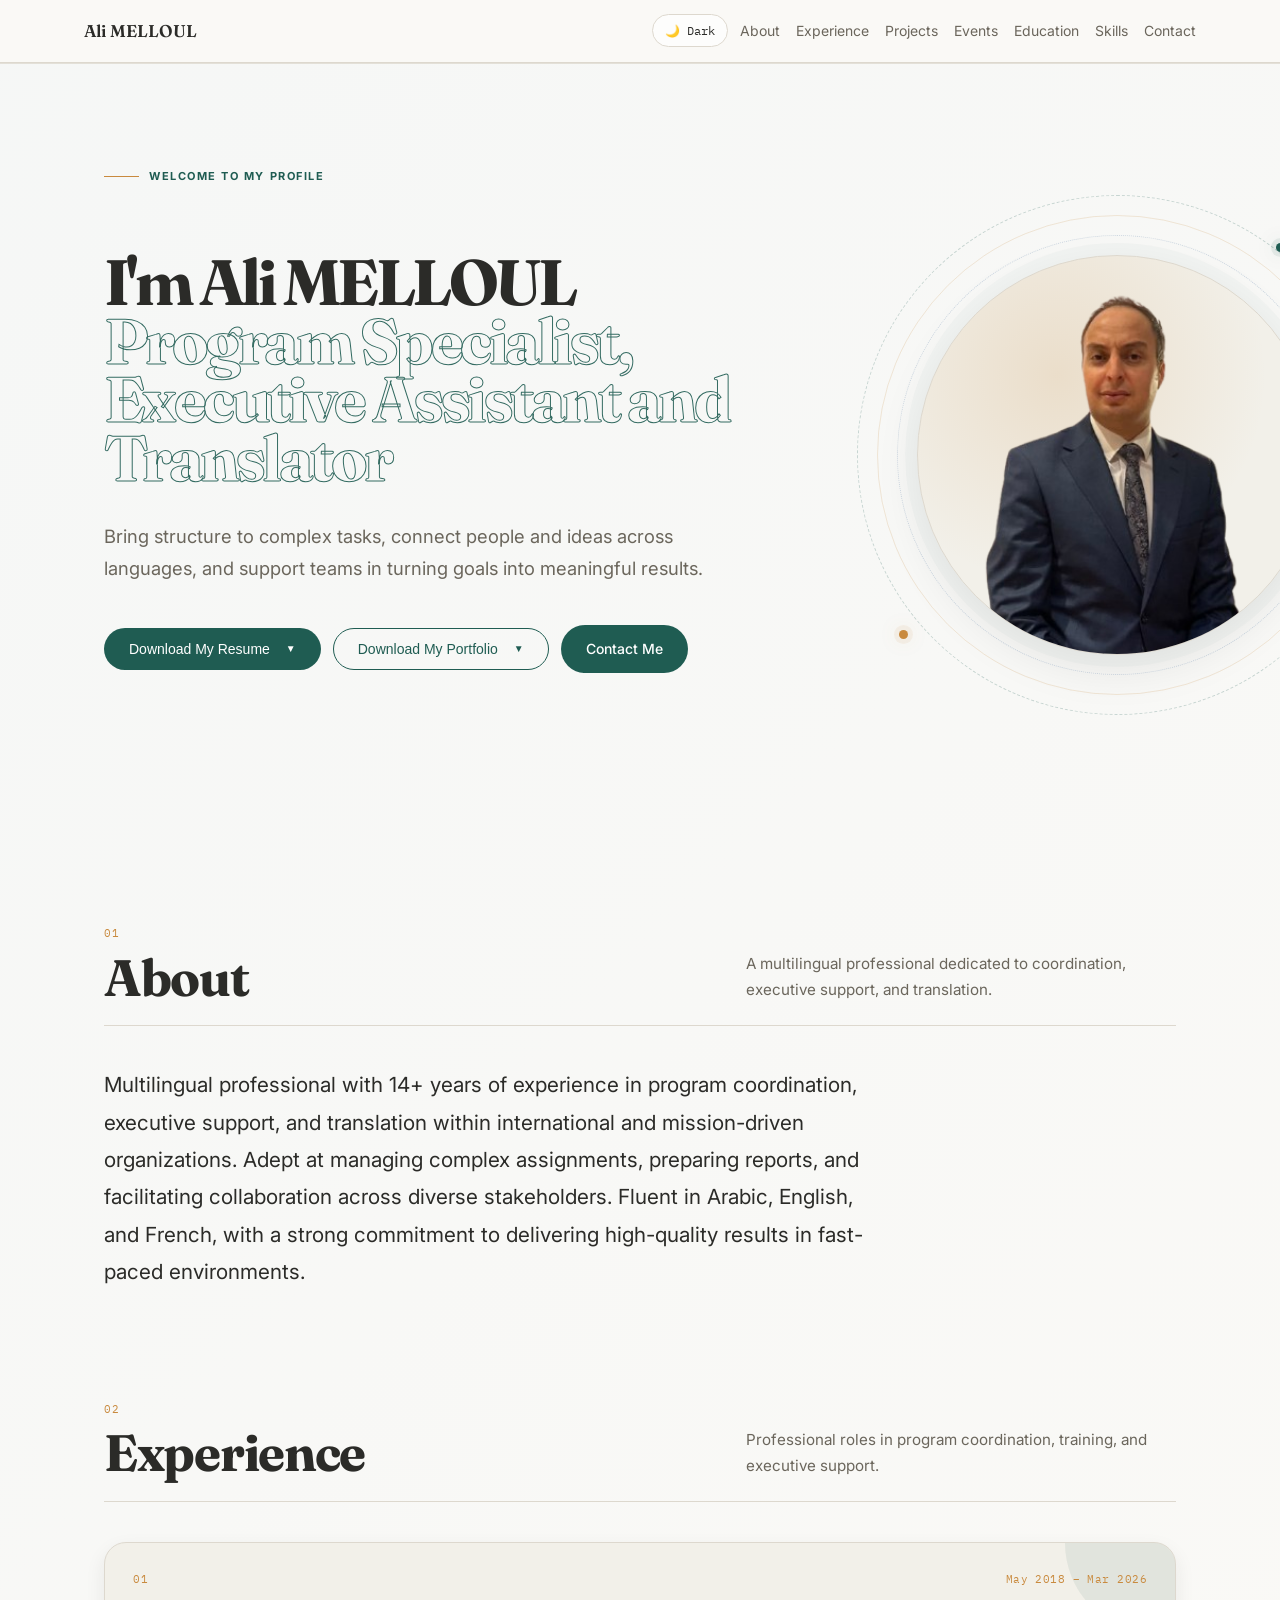
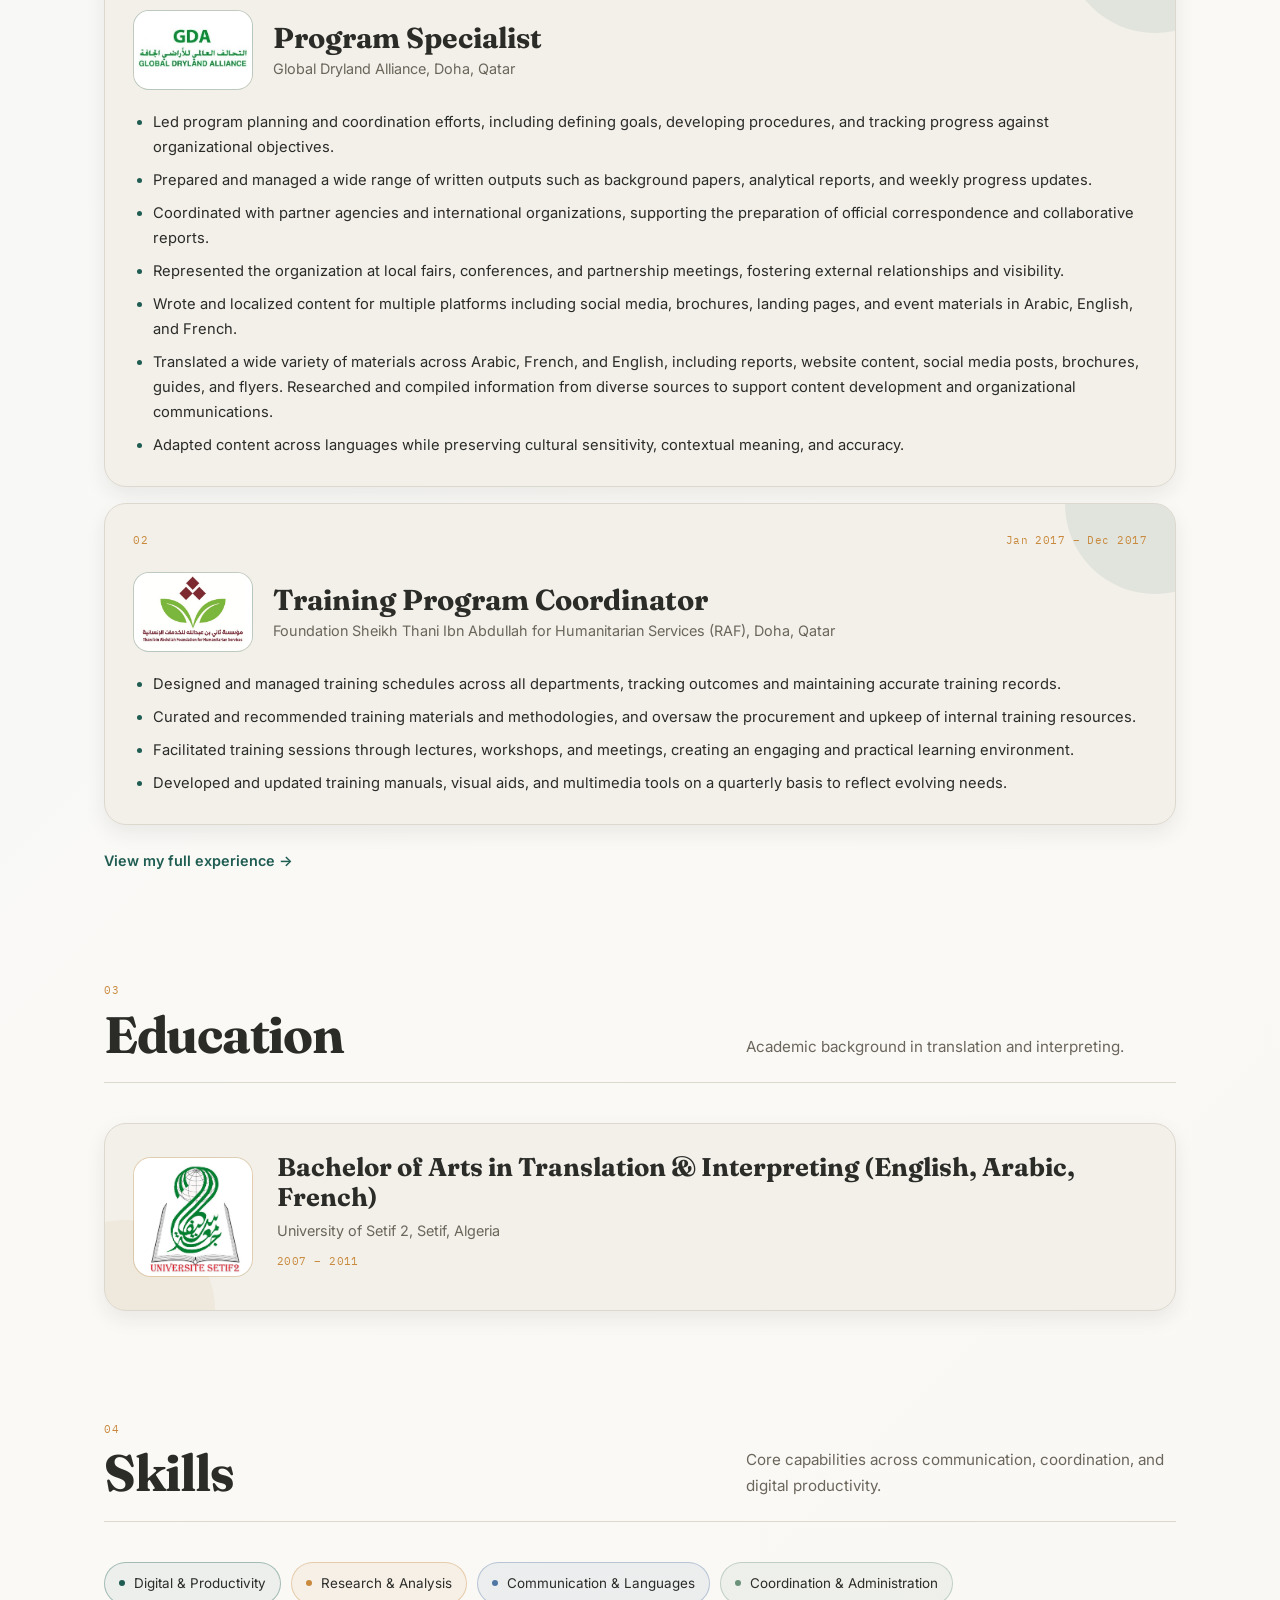
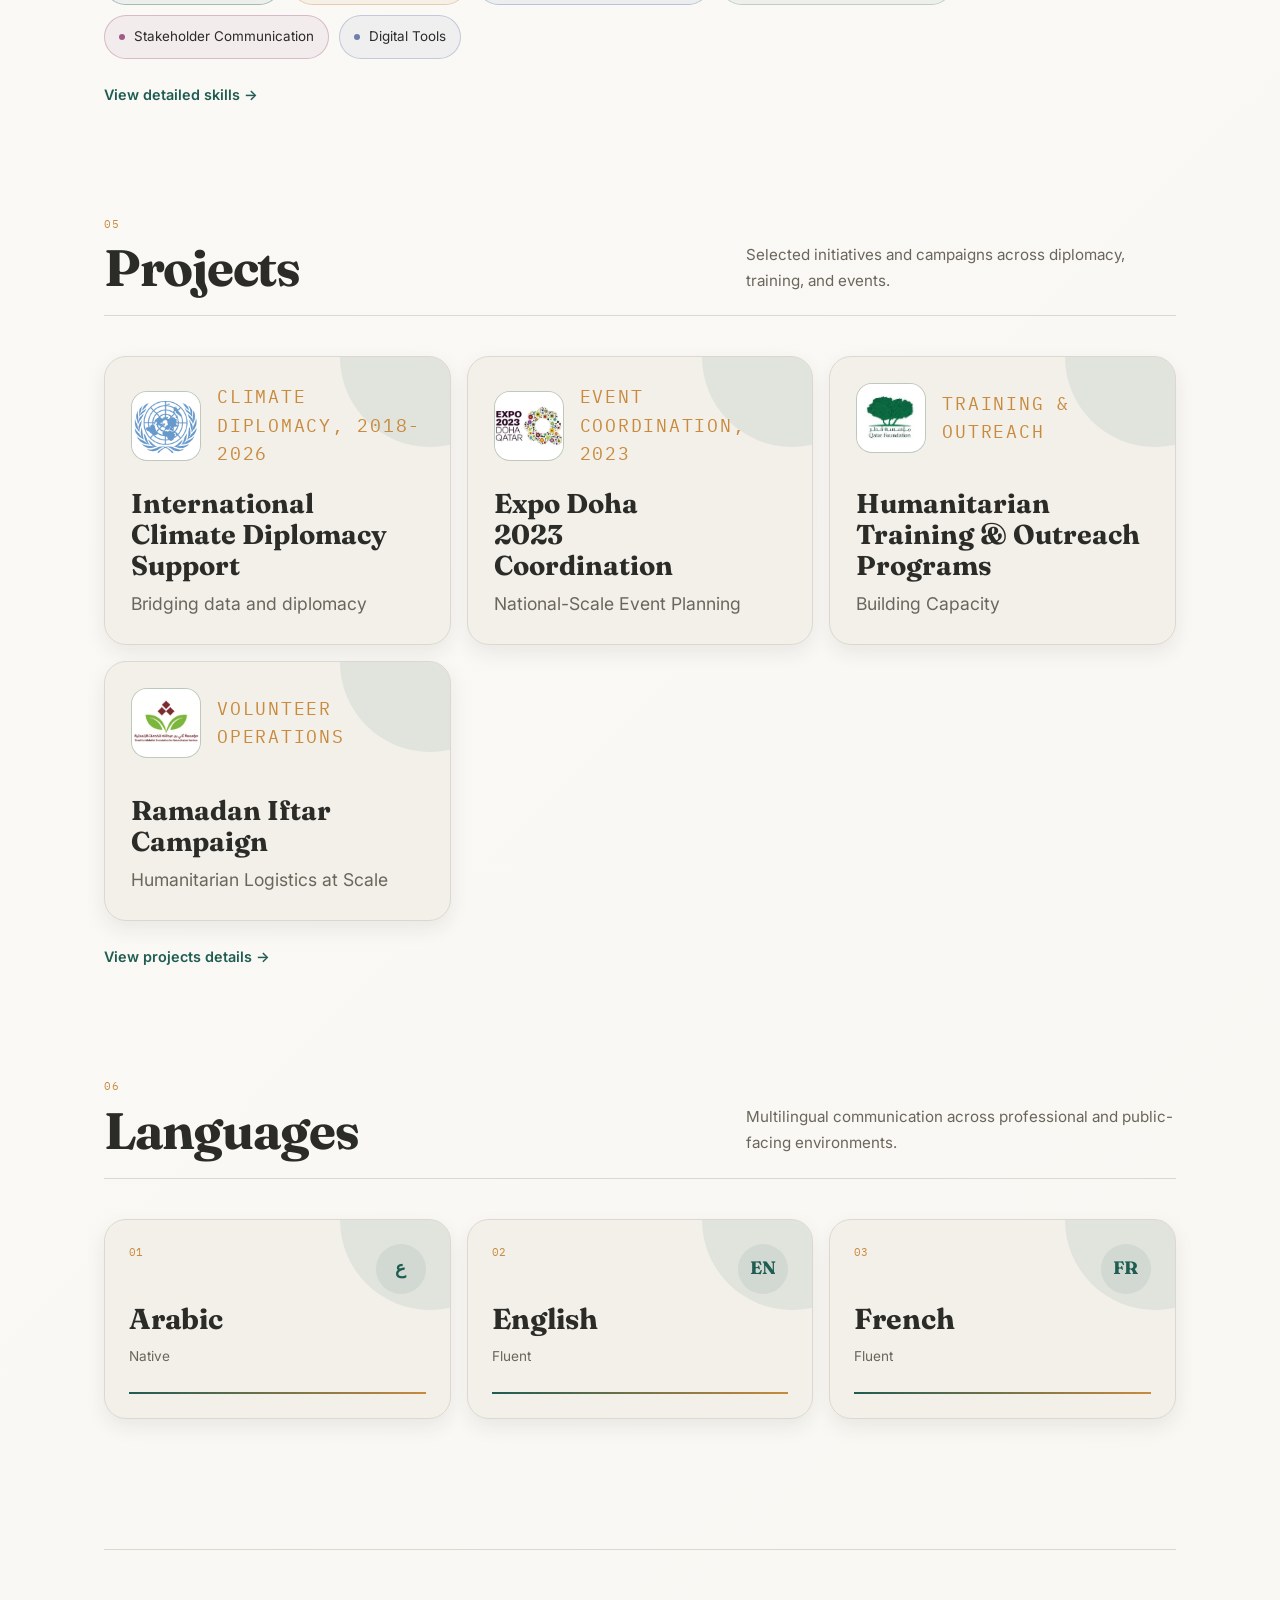
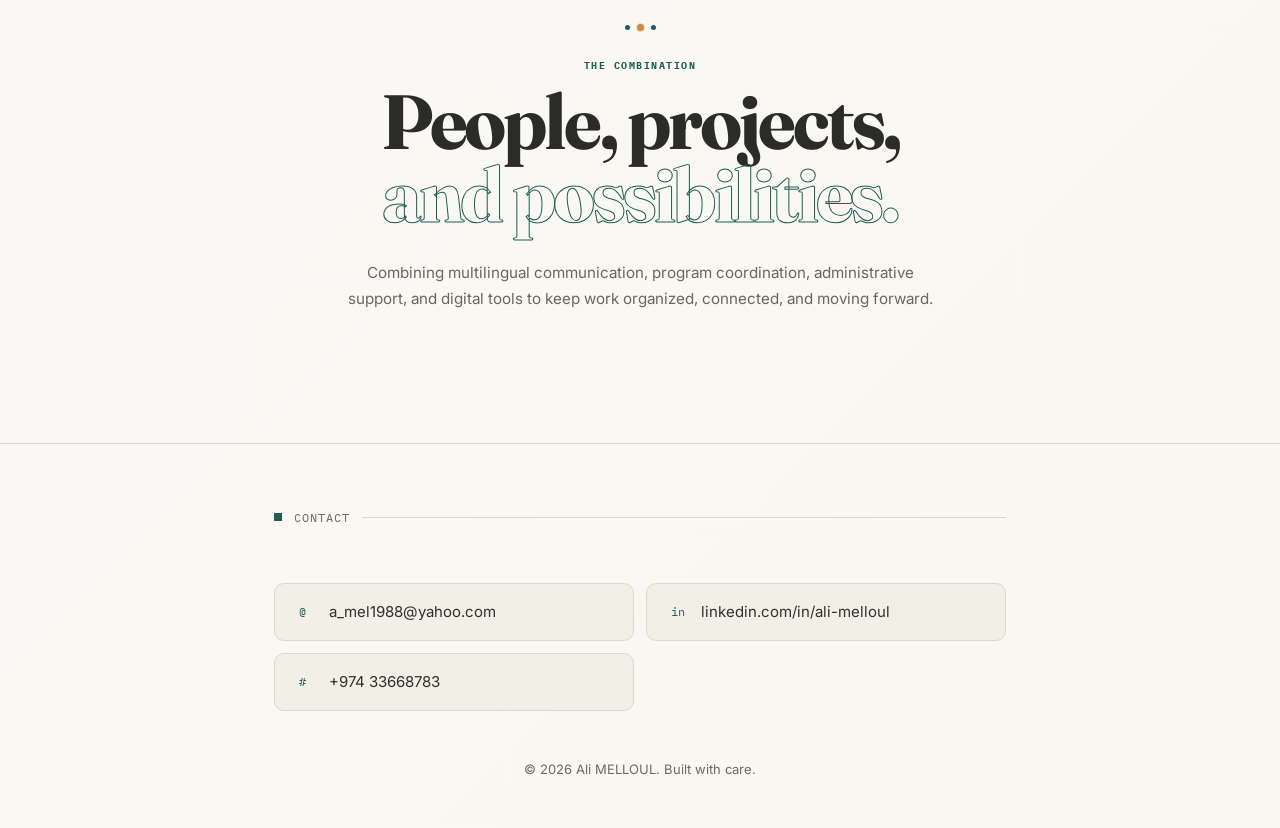
<file: index.html>
﻿<!doctype html>
<html lang="en">
<head>
    <meta charset="utf-8">
    <meta name="viewport" content="width=device-width, initial-scale=1">

    <title>Ali MELLOUL | Home</title>
    <meta name="description" content="Ali MELLOUL Home.">

    <link rel="stylesheet" href="src/styles/home.css">
    <link rel="stylesheet" href="src/styles/responsive.css">

    <link rel="preconnect" href="https://fonts.googleapis.com">
    <link rel="preconnect" href="https://fonts.gstatic.com" crossorigin>
    <link href="https://fonts.googleapis.com/css2?family=Fraunces:opsz,wght@9..144,400;9..144,500;9..144,600&family=Inter:wght@400;500;600&family=IBM+Plex+Mono:wght@400;500&display=swap" rel="stylesheet">

    <script src="src/components/site-shell.js" defer></script>
    <script src="src/components/home.js" defer></script>
</head>

<body>

<div data-site-header></div>

<main class="home-page">

    <!-- =========================================
         HOME HERO
    ========================================== -->

    <section id="top" class="home-hero reveal">

        <div class="home-eyebrow">
            <span class="eyebrow-line"></span>
            Welcome to my profile
        </div>

        <div class="home-hero-grid">

            <div class="home-hero-copy">

                <h1 class="home-title">
                    I'm Ali MELLOUL
                    <span>Program Specialist, Executive Assistant and Translator</span>
                </h1>

                <p class="home-intro">
                    Bring structure to complex tasks, connect people and ideas across languages, and support teams in turning goals into meaningful results.
                </p>

                <div class="home-cta">

                    <div class="dropdown">
                        <button class="btn btn-primary dropdown-btn" type="button">
                            Download My Resume
                        </button>

                        <div class="dropdown-content">
                            <a href="assets/resume-en.pdf" download>English</a>
                            <a href="assets/resume-ar.pdf" download>العربية</a>
                        </div>
                    </div>

                    <div class="dropdown">
                        <button class="btn btn-secondary dropdown-btn" type="button">
                            Download My Portfolio
                        </button>

                        <div class="dropdown-content">
                            <a href="assets/portfolio-en.pdf" download>English</a>
                            <a href="assets/portfolio-ar.pdf" download>العربية</a>
                        </div>
                    </div>

                    <a class="btn btn-primary" href="#contact">Contact Me</a>

                </div>

            </div>

            <div class="home-orbit" aria-hidden="true">

                <div class="orbit orbit-one"></div>
                <div class="orbit orbit-two"></div>
                <div class="orbit orbit-three"></div>

                <div class="orbit-center">
                    <img src="src/styles/Profile-hero.png" alt="Ali MELLOUL">
                </div>

                <span class="orbit-dot dot-one"></span>
                <span class="orbit-dot dot-two"></span>
                <span class="orbit-dot dot-three"></span>

            </div>

        </div>

    </section>


    <!-- =========================================
         ABOUT
    ========================================== -->

    <section id="about" class="home-section reveal">

        <div class="section-heading">

            <div>
                <span class="section-number">01</span>

                <h2>
                    About
                </h2>
            </div>

            <p>
                A multilingual professional dedicated to coordination,
                executive support, and translation.
            </p>

        </div>

        <p class="about-lead">
            Multilingual professional with 14+ years of experience in program coordination, executive support, and translation within
            international and mission-driven organizations. Adept at managing complex assignments, preparing reports, and facilitating
            collaboration across diverse stakeholders. Fluent in Arabic, English, and French, with a strong commitment to delivering
            high-quality results in fast-paced environments.
        </p>

    </section>


    <!-- =========================================
         EXPERIENCE
    ========================================== -->

    <section id="experience" class="home-section reveal">

        <div class="section-heading">

            <div>
                <span class="section-number">02</span>

                <h2>
                    Experience
                </h2>
            </div>

            <p>
                Professional roles in program coordination,
                training, and executive support.
            </p>

        </div>

        <div class="experience-list">

            <!-- ENTRY -->
            <article class="experience-card">

                <div class="experience-top">
                    <span class="experience-index">01</span>
                    <span class="experience-date">May 2018 – Mar 2026</span>
                </div>

                <div class="experience-header">
                    <div class="experience-logo"><img src="assets/logos/GDA.jpg" alt="Global Dryland Alliance logo" /></div>
                    <div class="experience-meta">
                        <h3 class="experience-title">Program Specialist</h3>
                        <p class="experience-org">Global Dryland Alliance, Doha, Qatar</p>
                    </div>
                </div>

                <div class="experience-desc">
                    <ul>
                        <li>Led program planning and coordination efforts, including defining goals, developing procedures, and tracking progress against organizational objectives.</li>
                        <li>Prepared and managed a wide range of written outputs such as background papers, analytical reports, and weekly progress updates.</li>
                        <li>Coordinated with partner agencies and international organizations, supporting the preparation of official correspondence and collaborative reports.</li>
                        <li>Represented the organization at local fairs, conferences, and partnership meetings, fostering external relationships and visibility.</li>
                        <li>Wrote and localized content for multiple platforms including social media, brochures, landing pages, and event materials in Arabic, English, and French.</li>
                        <li>Translated a wide variety of materials across Arabic, French, and English, including reports, website content, social media posts, brochures, guides, and flyers. Researched and compiled information from diverse sources to support content development and organizational communications.</li>
                        <li>Adapted content across languages while preserving cultural sensitivity, contextual meaning, and accuracy.</li>
                    </ul>
                </div>

            </article>

            <!-- ENTRY -->
            <article class="experience-card">

                <div class="experience-top">
                    <span class="experience-index">02</span>
                    <span class="experience-date">Jan 2017 – Dec 2017</span>
                </div>

                <div class="experience-header">
                    <div class="experience-logo"><img src="assets/logos/thani.jpeg" alt="Foundation Sheikh Thani Ibn Abdullah for Humanitarian Services logo" /></div>
                    <div class="experience-meta">
                        <h3 class="experience-title">Training Program Coordinator</h3>
                        <p class="experience-org">Foundation Sheikh Thani Ibn Abdullah for Humanitarian Services (RAF), Doha, Qatar</p>
                    </div>
                </div>

                <div class="experience-desc">
                    <ul>
                        <li>Designed and managed training schedules across all departments, tracking outcomes and maintaining accurate training records.</li>
                        <li>Curated and recommended training materials and methodologies, and oversaw the procurement and upkeep of internal training resources.</li>
                        <li>Facilitated training sessions through lectures, workshops, and meetings, creating an engaging and practical learning environment.</li>
                        <li>Developed and updated training manuals, visual aids, and multimedia tools on a quarterly basis to reflect evolving needs.</li>
                    </ul>
                </div>

            </article>

        </div>

        <p class="section-link"><a href="experience.html">View my full experience →</a></p>

    </section>


    <!-- =========================================
         EDUCATION
    ========================================== -->

    <section id="education" class="home-section reveal">

        <div class="section-heading">

            <div>
                <span class="section-number">03</span>

                <h2>
                    Education
                </h2>
            </div>

            <p>
                Academic background in translation
                and interpreting.
            </p>

        </div>

        <article class="education-card">

            <div class="education-logo"><img src="assets/logos/US.jpg" alt="University of Setif 2 logo" /></div>

            <div class="education-meta">
                <h3 class="education-degree">Bachelor of Arts in Translation & Interpreting (English, Arabic, French)</h3>
                <p class="education-school">University of Setif 2, Setif, Algeria</p>
                <p class="education-date">2007 – 2011</p>
            </div>

        </article>

    </section>


    <!-- =========================================
         SKILLS
    ========================================== -->

    <section id="skills" class="home-section reveal">

        <div class="section-heading">

            <div>
                <span class="section-number">04</span>

                <h2>
                    Skills
                </h2>
            </div>

            <p>
                Core capabilities across communication,
                coordination, and digital productivity.
            </p>

        </div>

        <div class="skills-cloud">

            <div class="skill-chip skill-core"><span class="skill-dot"></span>Digital & Productivity</div>
            <div class="skill-chip skill-translation"><span class="skill-dot"></span>Research & Analysis</div>
            <div class="skill-chip skill-research"><span class="skill-dot"></span>Communication & Languages</div>
            <div class="skill-chip skill-training"><span class="skill-dot"></span>Coordination & Administration</div>
            <div class="skill-chip skill-communication"><span class="skill-dot"></span>Stakeholder Communication</div>
            <div class="skill-chip skill-tools"><span class="skill-dot"></span>Digital Tools</div>

        </div>

        <p class="section-link"><a href="skills.html">View detailed skills →</a></p>

    </section>


    <!-- =========================================
         PROJECTS
    ========================================== -->

    <section id="projects" class="home-section reveal">

        <div class="section-heading">

            <div>
                <span class="section-number">05</span>

                <h2>
                    Projects
                </h2>
            </div>

            <p>
                Selected initiatives and campaigns
                across diplomacy, training, and events.
            </p>

        </div>

        <div class="projects-grid">

            <article class="project-card">
                <div class="project-header">
                    <span class="project-logo"><img src="assets/logos/UN.png" alt="Project one logo" /></span>
                    <p class="project-type">Climate diplomacy, 2018-2026</p>
                </div>
                <div class="project-content">
                    <h3>International Climate Diplomacy Support</h3>
                    <p>Bridging data and diplomacy</p>
                </div>
            </article>
            <article class="project-card">
                <div class="project-header">
                    <span class="project-logo"><img src="assets/logos/expo.jpg" alt="Project two logo" /></span>
                    <p class="project-type">Event coordination, 2023</p>
                </div>
                <div class="project-content">
                    <h3>Expo Doha</br> 2023</br> Coordination</h3>
                    <p>National-Scale Event Planning</p>
                </div> 
            </article>
            <article class="project-card">
                <div class="project-header">
                    <span class="project-logo"><img src="assets/logos/qf.jpg" alt="Project one logo" /></span>
                    <p class="project-type">Training & outreach</p>
                </div>
                <div class="project-content">
                    <h3>Humanitarian Training & Outreach Programs</h3>
                    <p>Building Capacity </p>
                </div> 
            </article>



            <article class="project-card">
                <div class="project-header">
                    <span class="project-logo"><img src="assets/logos/thani2.jpeg" alt="Project two logo" /></span>
                    <p class="project-type">Volunteer operations</p>
                </div>
                <div class="project-content">
                    <h3>Ramadan Iftar Campaign</h3>
                    <p>Humanitarian Logistics at Scale</p> 
                </div>
            </article>

        </div>

        <p class="section-link"><a href="project-1.html">View projects details →</a></p>

    </section>


    <!-- =========================================
         LANGUAGES
    ========================================== -->

    <section class="home-section reveal">

        <div class="section-heading">

            <div>
                <span class="section-number">06</span>

                <h2>
                    Languages
                </h2>
            </div>

            <p>
                Multilingual communication across professional
                and public-facing environments.
            </p>

        </div>

        <div class="language-grid">

            <article class="language-card">

                <div class="language-top">
                    <span class="language-index">01</span>
                    <span class="language-symbol">ع</span>
                </div>

                <div class="language-content">
                    <h3>Arabic</h3>
                    <p>Native</p>
                </div>

                <div class="language-line">
                    <span></span>
                </div>

            </article>

            <article class="language-card">

                <div class="language-top">
                    <span class="language-index">02</span>
                    <span class="language-symbol">EN</span>
                </div>

                <div class="language-content">
                    <h3>English</h3>
                    <p>Fluent</p>
                </div>

                <div class="language-line">
                    <span></span>
                </div>

            </article>

            <article class="language-card">

                <div class="language-top">
                    <span class="language-index">03</span>
                    <span class="language-symbol">FR</span>
                </div>

                <div class="language-content">
                    <h3>French</h3>
                    <p>Fluent</p>
                </div>

                <div class="language-line">
                    <span></span>
                </div>

            </article>

        </div>

    </section>


    <!-- =========================================
         CLOSING STATEMENT
    ========================================== -->

    <section class="home-closing reveal">

        <div class="closing-decoration">
            <span></span>
            <span></span>
            <span></span>
        </div>

        <p class="closing-label">
            The combination
        </p>

        <h2>
            People, projects,
            <span>and possibilities.</span>
        </h2>

        <p class="closing-text">
            Combining multilingual communication, program coordination,
            administrative support, and digital tools to keep work
            organized, connected, and moving forward.
        </p>

    </section>

</main>

<div data-site-footer></div>

<script>
    document.querySelectorAll('.year').forEach(
        e => e.textContent = new Date().getFullYear()
    );
</script>

</body>
</html>
</file>
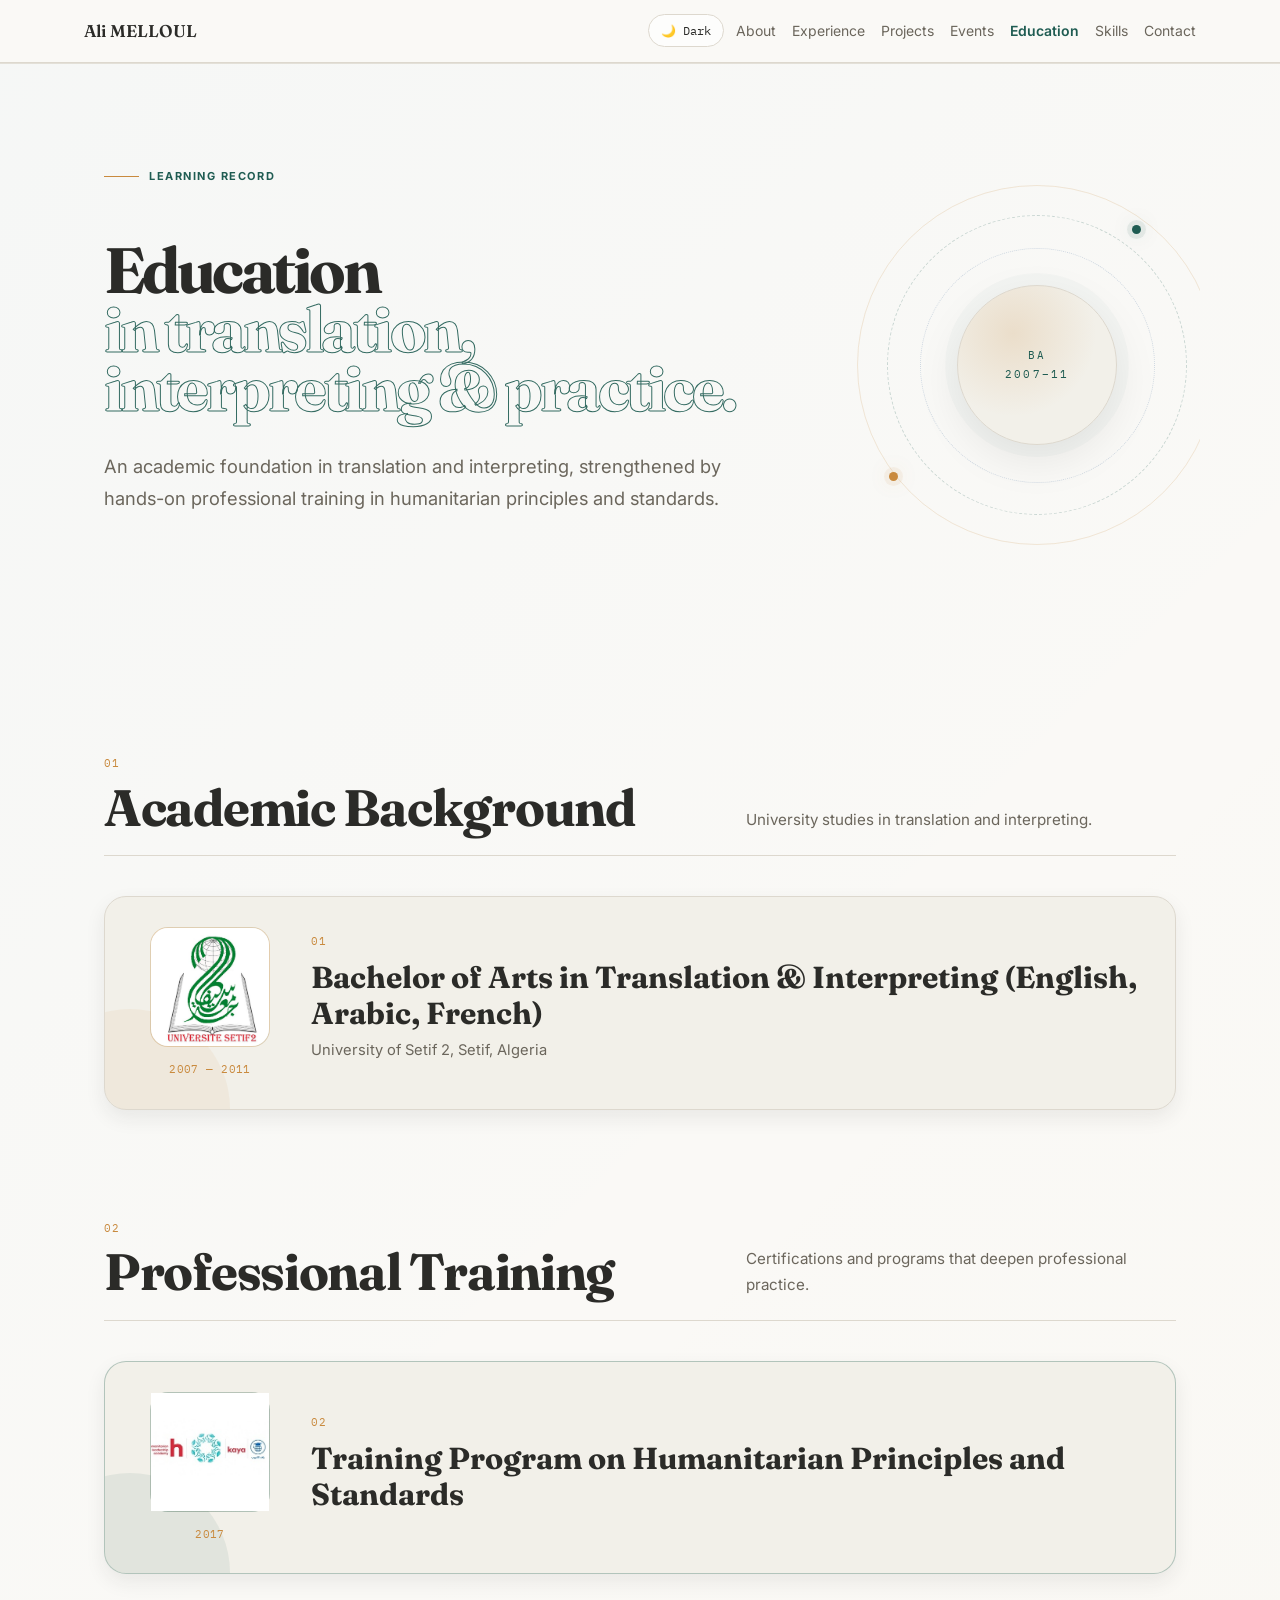
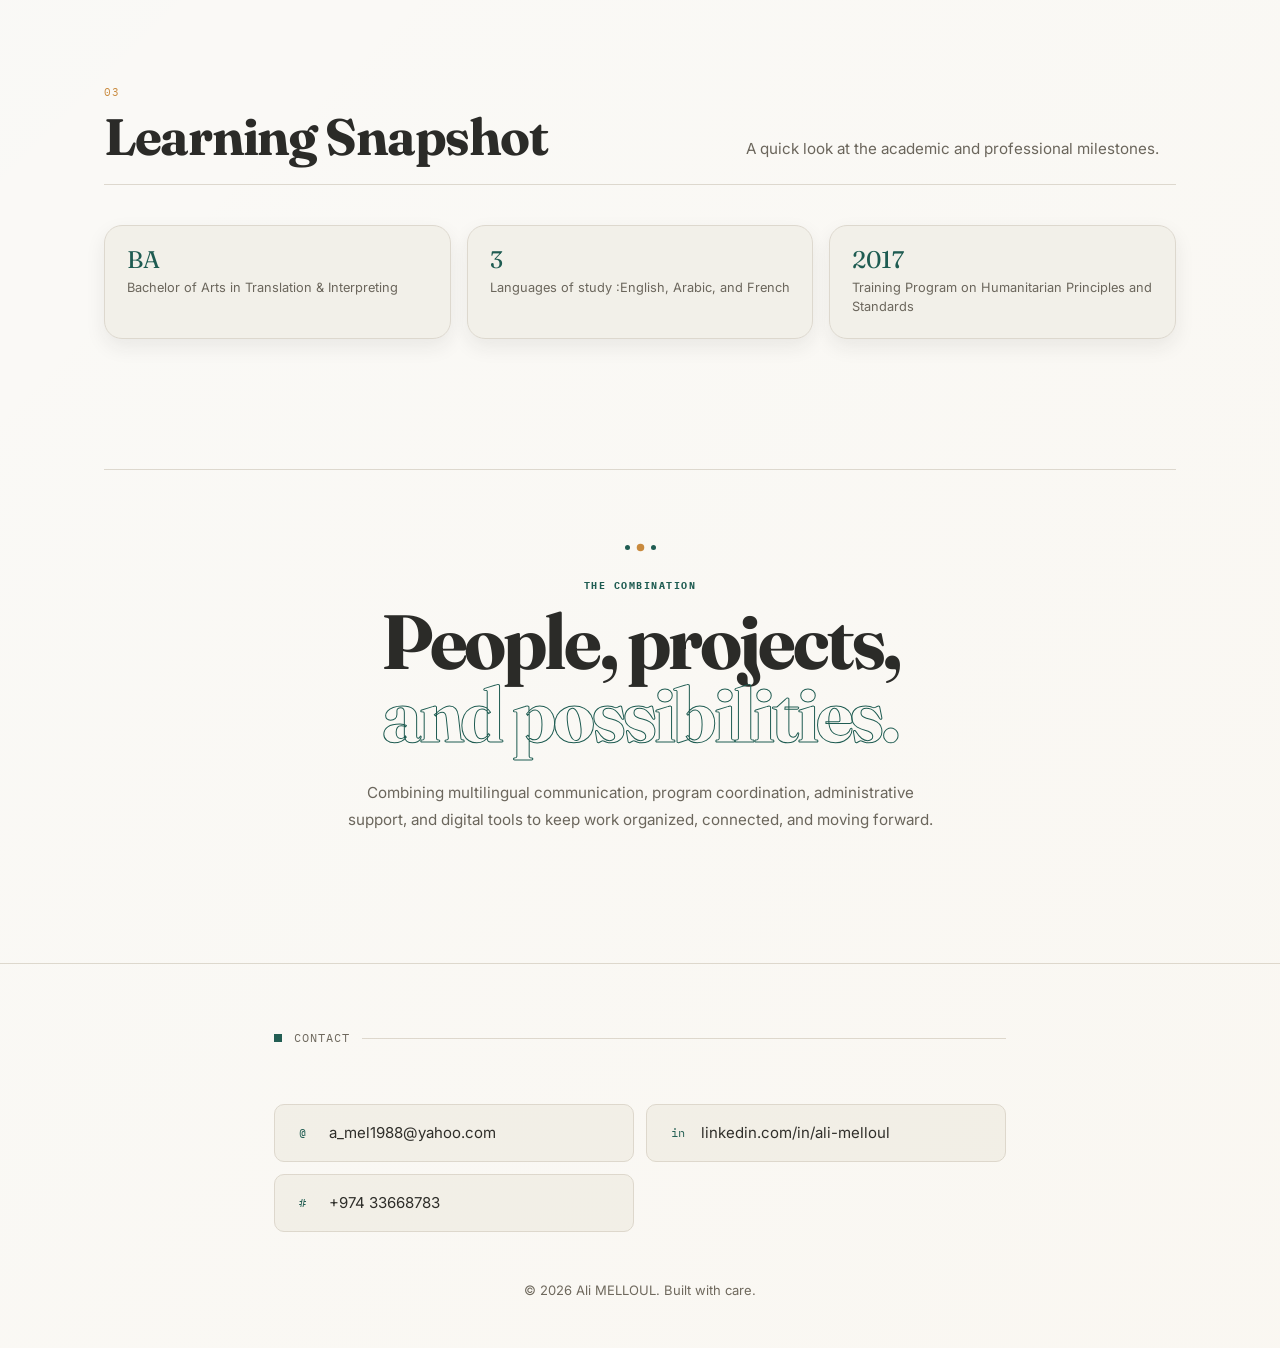
<file: education.html>
<!doctype html>
<html lang="en">
<head>
    <meta charset="utf-8">
    <meta name="viewport" content="width=device-width, initial-scale=1">

    <title>Education | Ali MELLOUL</title>
    <meta name="description" content="Ali MELLOUL learning record — academic background and professional training.">

    <link rel="stylesheet" href="src/styles/career.css">
    <link rel="stylesheet" href="src/styles/responsive.css">

    <link rel="preconnect" href="https://fonts.googleapis.com">
    <link rel="preconnect" href="https://fonts.gstatic.com" crossorigin>
    <link href="https://fonts.googleapis.com/css2?family=Fraunces:opsz,wght@9..144,400;9..144,500;9..144,600&family=Inter:wght@400;500;600&family=IBM+Plex+Mono:wght@400;500&display=swap" rel="stylesheet">

    <script src="src/components/site-shell.js" defer></script>
</head>

<body>

<div data-site-header></div>

<main class="career-page">

    <!-- =========================================
         EDUCATION HERO
    ========================================== -->

    <section class="career-hero reveal">

        <div class="career-eyebrow">
            <span class="eyebrow-line"></span>
            Learning record
        </div>

        <div class="career-hero-grid">

            <div class="career-hero-copy">

                <h1 class="career-title">
                    Education
                    <span>in translation, interpreting & practice.</span>
                </h1>

                <p class="career-intro">
                    An academic foundation in translation and interpreting,
                    strengthened by hands-on professional training in
                    humanitarian principles and standards.
                </p>

            </div>

            <div class="career-orbit" aria-hidden="true">

                <div class="orbit orbit-one"></div>
                <div class="orbit orbit-two"></div>
                <div class="orbit orbit-three"></div>

                <div class="orbit-center">
                    <span class="orbit-label">BA<br>2007–11</span>
                </div>

                <span class="orbit-dot dot-one"></span>
                <span class="orbit-dot dot-two"></span>
                <span class="orbit-dot dot-three"></span>

            </div>

        </div>

    </section>


    <!-- =========================================
         ACADEMIC BACKGROUND
    ========================================== -->

    <section class="career-section reveal">

        <div class="section-heading">

            <div>
                <span class="section-number">01</span>

                <h2>
                    Academic Background
                </h2>
            </div>

            <p>
                University studies in translation
                and interpreting.
            </p>

        </div>

        <div class="education-grid">

            <article class="education-card">

                <div class="education-top">
                    <div class="education-logo"><img src="assets/logos/US.jpg" alt="University logo" /></div>
                    <span class="education-date">2007 — 2011</span>
                </div>

                <div class="education-meta">
                    <span class="education-index">01</span>
                    <h2 class="education-degree">Bachelor of Arts in Translation & Interpreting (English, Arabic, French)</h2>
                    <p class="education-school">University of Setif 2, Setif, Algeria</p>
                </div>

            </article>

        </div>

    </section>


    <!-- =========================================
         PROFESSIONAL TRAINING
    ========================================== -->

    <section class="career-section reveal">

        <div class="section-heading">

            <div>
                <span class="section-number">02</span>

                <h2>
                    Professional Training
                </h2>
            </div>

            <p>
                Certifications and programs that deepen
                professional practice.
            </p>

        </div>

        <div class="education-grid">

            <article class="education-card education-card--training">

                <div class="education-top">
                    <div class="education-stamp">
                        <img src="assets/logos/edun.jpg" alt="Training logo" />
                    </div>
                    <span class="education-date">2017</span>
                </div>

                <div class="education-meta">
                    <span class="education-index">02</span>
                    <h2 class="education-degree">Training Program on Humanitarian Principles and Standards</h2>
                </div>

            </article>

        </div>

    </section>


    <!-- =========================================
         STATS STRIP
    ========================================== -->

    <section class="career-section reveal">

        <div class="section-heading">

            <div>
                <span class="section-number">03</span>

                <h2>
                    Learning Snapshot
                </h2>
            </div>

            <p>
                A quick look at the academic and
                professional milestones.
            </p>

        </div>

        <div class="career-stats">

            <article class="stat-chip">
                <span class="stat-value">BA</span>
                <span class="stat-label">Bachelor of Arts in Translation & Interpreting</span>
            </article>

            <article class="stat-chip">
                <span class="stat-value">3</span>
                <span class="stat-label">Languages of study :English, Arabic, and French</span>
            </article>

            <article class="stat-chip">
                <span class="stat-value">2017</span>
                <span class="stat-label">Training Program on Humanitarian Principles and Standards</span>
            </article>

        </div>

    </section>


    <!-- =========================================
         CLOSING STATEMENT
    ========================================== -->

    <section class="career-closing reveal">

        <div class="closing-decoration">
            <span></span>
            <span></span>
            <span></span>
        </div>

        <p class="closing-label">
            The combination
        </p>

        <h2>
            People, projects,
            <span>and possibilities.</span>
        </h2>

        <p class="closing-text">
            Combining multilingual communication, program coordination,
            administrative support, and digital tools to keep work
            organized, connected, and moving forward.
        </p>

    </section>

</main>

<div data-site-footer></div>

<script>
    document.querySelectorAll('.year').forEach(
        e => e.textContent = new Date().getFullYear()
    );
</script>

</body>
</html>
</file>
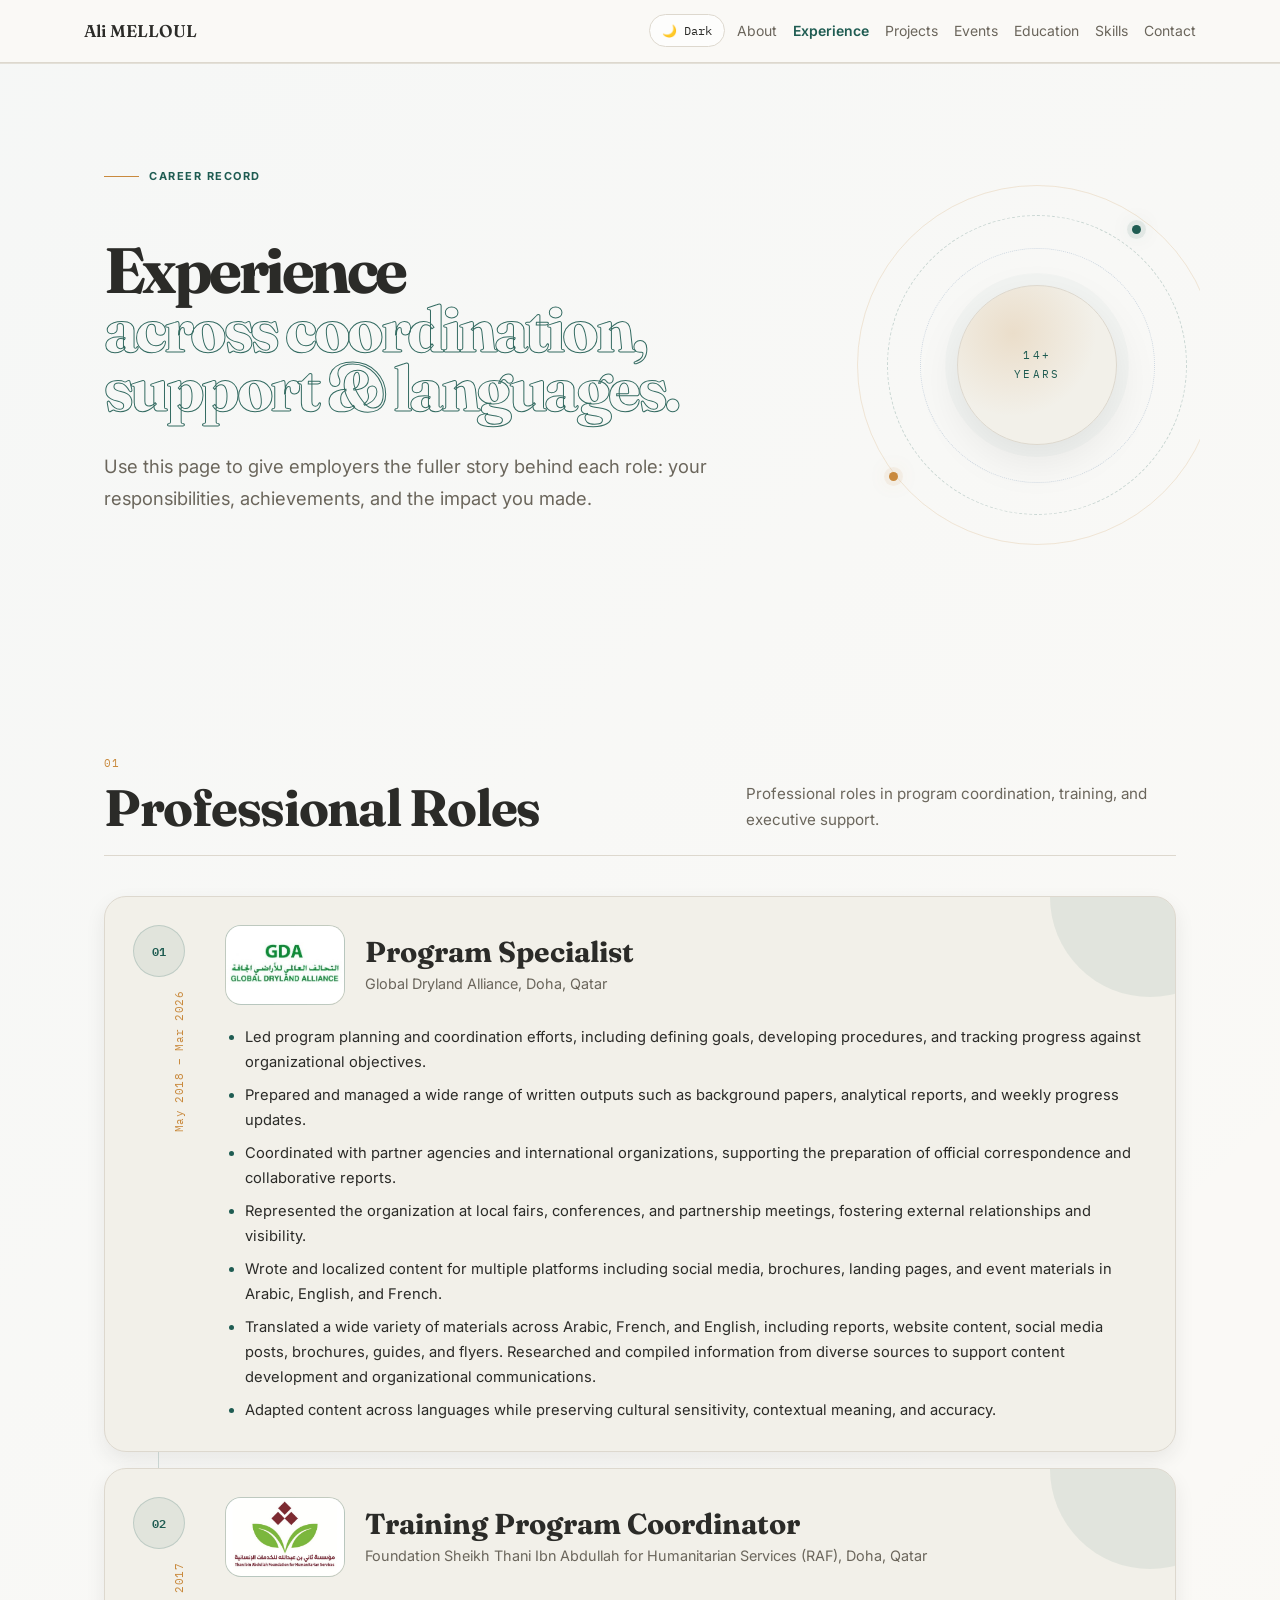
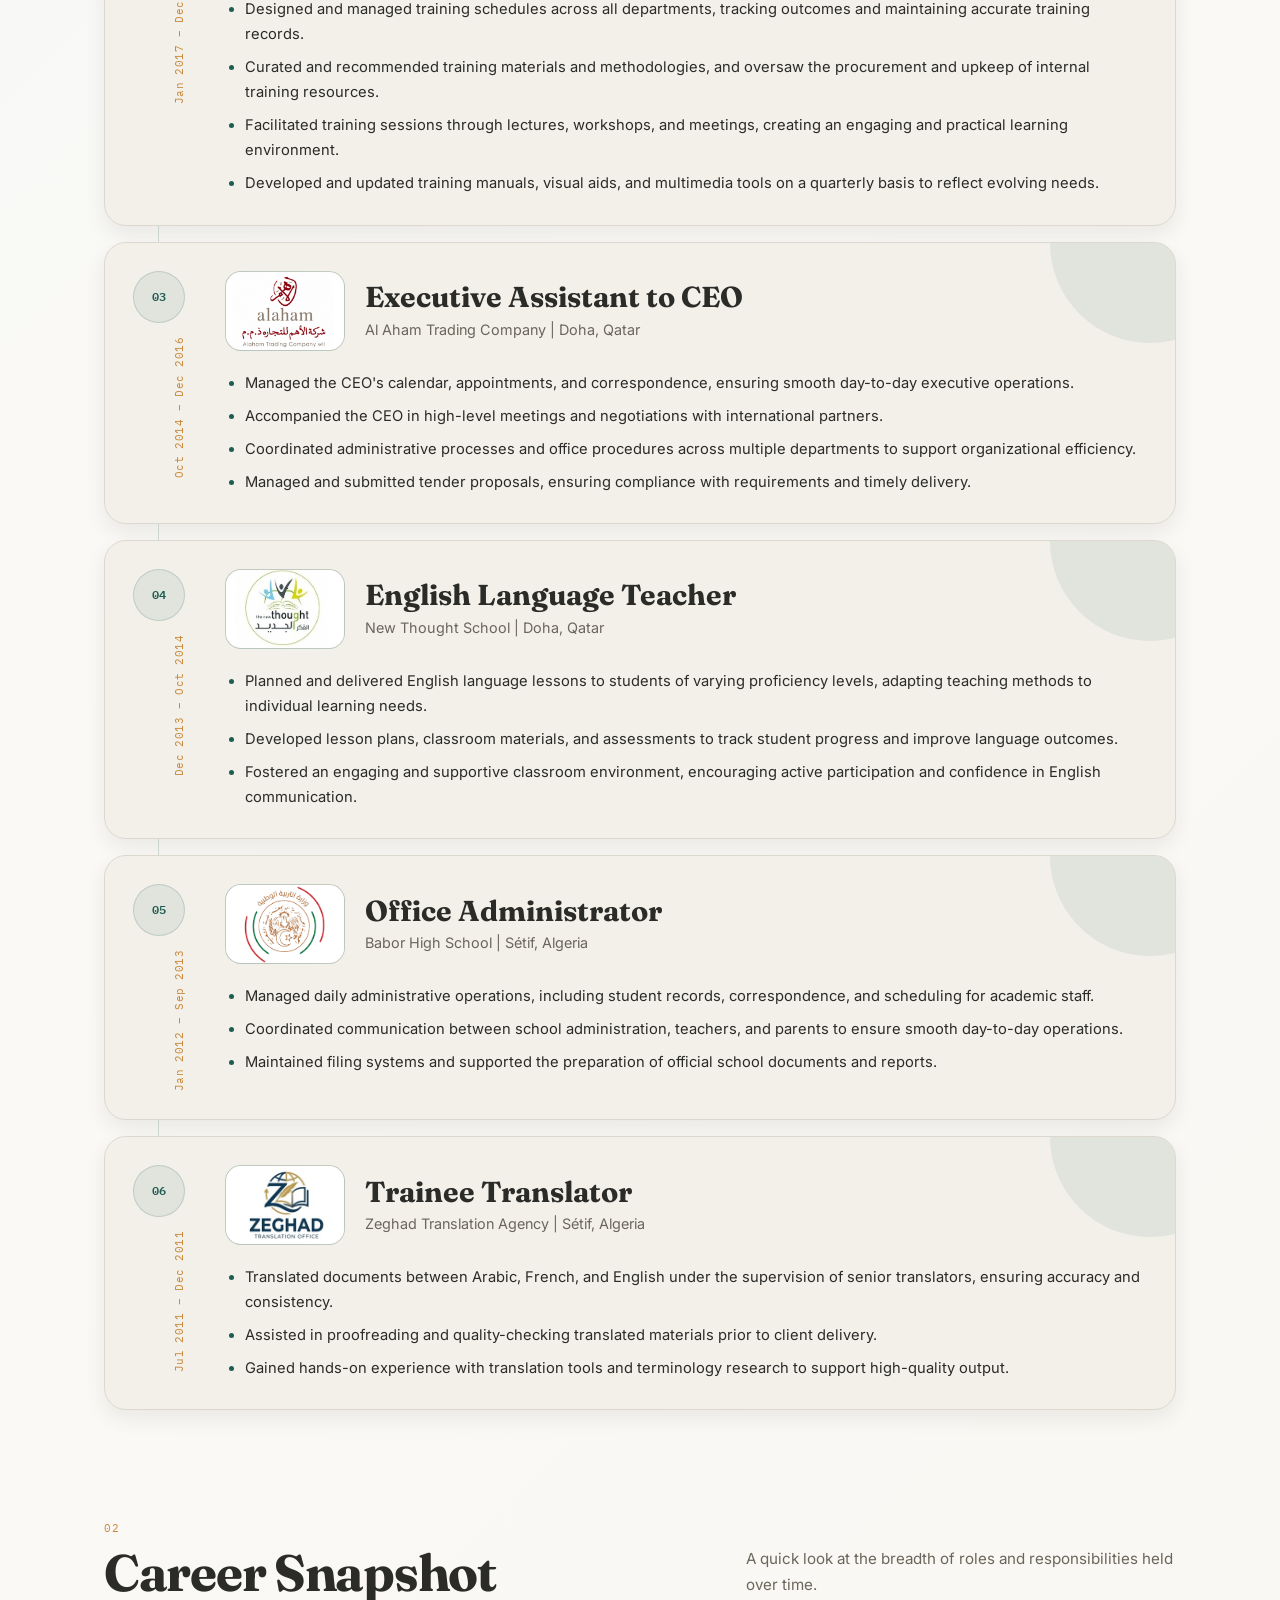
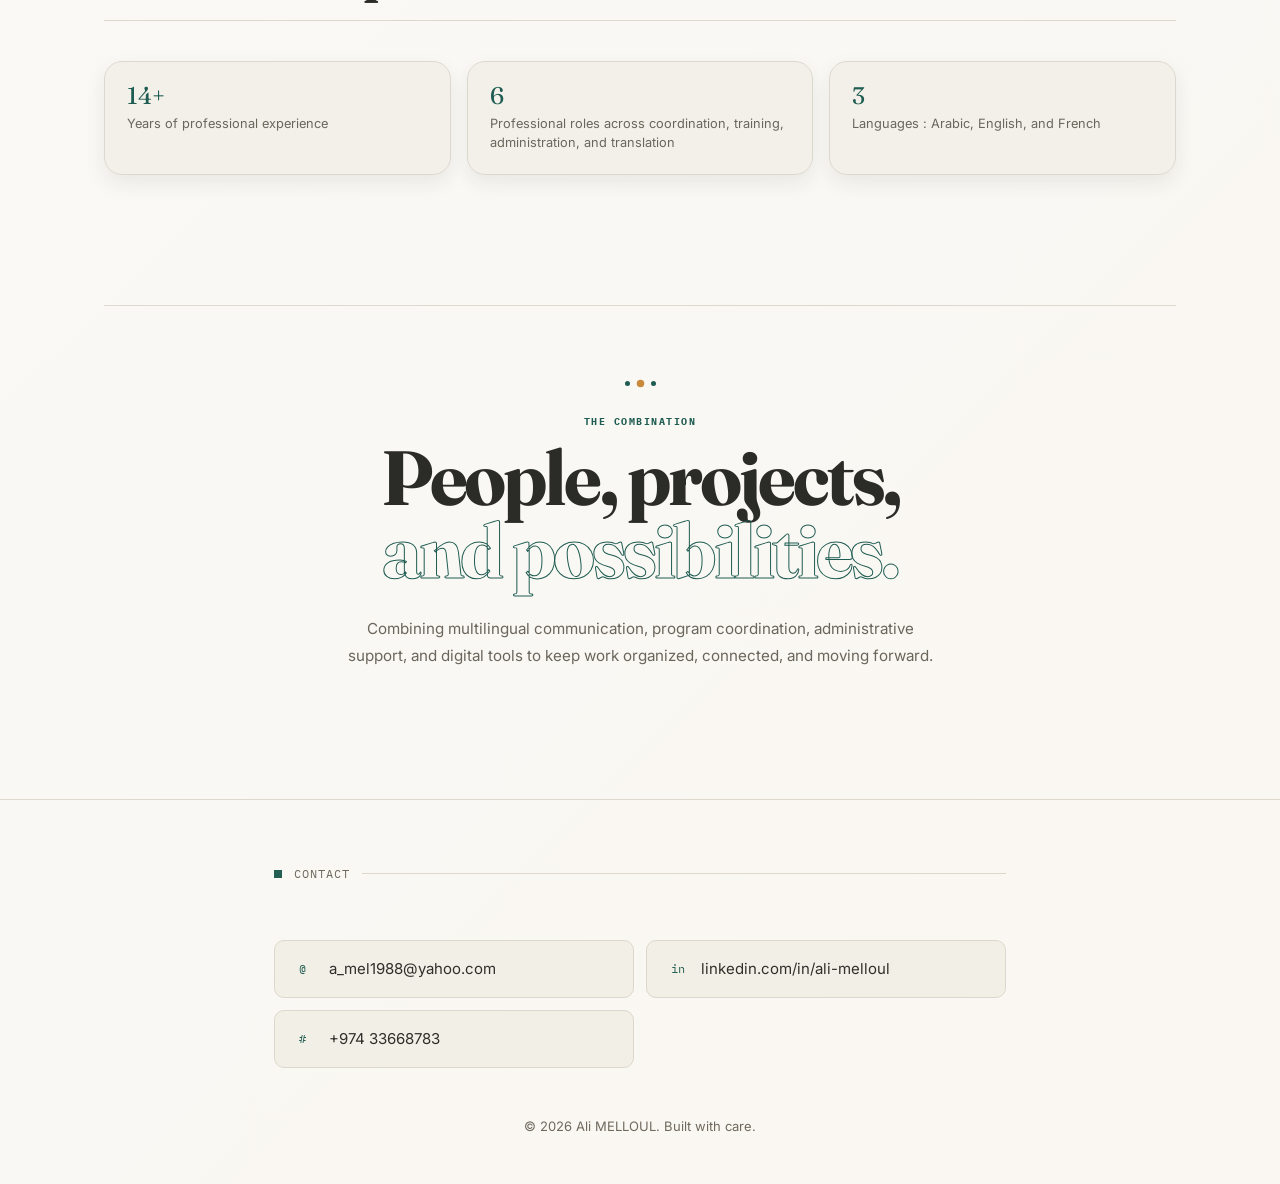
<file: experience.html>
<!doctype html>
<html lang="en">
<head>
    <meta charset="utf-8">
    <meta name="viewport" content="width=device-width, initial-scale=1">

    <title>Experience | Ali MELLOUL</title>
    <meta name="description" content="Ali MELLOUL career record — program coordination, training, executive support, and translation.">

    <link rel="stylesheet" href="src/styles/career.css">
    <link rel="stylesheet" href="src/styles/responsive.css">

    <link rel="preconnect" href="https://fonts.googleapis.com">
    <link rel="preconnect" href="https://fonts.gstatic.com" crossorigin>
    <link href="https://fonts.googleapis.com/css2?family=Fraunces:opsz,wght@9..144,400;9..144,500;9..144,600&family=Inter:wght@400;500;600&family=IBM+Plex+Mono:wght@400;500&display=swap" rel="stylesheet">

    <script src="src/components/site-shell.js" defer></script>
</head>

<body>

<div data-site-header></div>

<main class="career-page">

    <!-- =========================================
         EXPERIENCE HERO
    ========================================== -->

    <section class="career-hero reveal">

        <div class="career-eyebrow">
            <span class="eyebrow-line"></span>
            Career record
        </div>

        <div class="career-hero-grid">

            <div class="career-hero-copy">

                <h1 class="career-title">
                    Experience
                    <span>across coordination, support & languages.</span>
                </h1>

                <p class="career-intro">
                    Use this page to give employers the fuller story behind each role:
                    your responsibilities, achievements, and the impact you made.
                </p>

            </div>

            <div class="career-orbit" aria-hidden="true">

                <div class="orbit orbit-one"></div>
                <div class="orbit orbit-two"></div>
                <div class="orbit orbit-three"></div>

                <div class="orbit-center">
                    <span class="orbit-label">14+<br>Years</span>
                </div>

                <span class="orbit-dot dot-one"></span>
                <span class="orbit-dot dot-two"></span>
                <span class="orbit-dot dot-three"></span>

            </div>

        </div>

    </section>


    <!-- =========================================
         EXPERIENCE TIMELINE
    ========================================== -->

    <section class="career-section reveal">

        <div class="section-heading">

            <div>
                <span class="section-number">01</span>

                <h2>
                    Professional Roles
                </h2>
            </div>

            <p>
                Professional roles in program coordination,
                training, and executive support.
            </p>

        </div>

        <div class="career-timeline">

            <!-- ENTRY 01 -->
            <article class="career-card">

                <div class="career-rail">
                    <span class="career-index">01</span>
                    <span class="career-date">May 2018 – Mar 2026</span>
                </div>

                <div class="career-body">

                    <div class="career-header">
                        <div class="career-logo"><img src="assets/logos/GDA.jpg" alt="Global Dryland Alliance logo" /></div>
                        <div class="career-meta">
                            <h2 class="career-title-role">Program Specialist</h2>
                            <p class="career-org">Global Dryland Alliance, Doha, Qatar</p>
                        </div>
                    </div>

                    <div class="career-desc">
                        <ul>
                            <li>Led program planning and coordination efforts, including defining goals, developing procedures, and tracking progress against organizational objectives.</li>
                            <li>Prepared and managed a wide range of written outputs such as background papers, analytical reports, and weekly progress updates.</li>
                            <li>Coordinated with partner agencies and international organizations, supporting the preparation of official correspondence and collaborative reports.</li>
                            <li>Represented the organization at local fairs, conferences, and partnership meetings, fostering external relationships and visibility.</li>
                            <li>Wrote and localized content for multiple platforms including social media, brochures, landing pages, and event materials in Arabic, English, and French.</li>
                            <li>Translated a wide variety of materials across Arabic, French, and English, including reports, website content, social media posts, brochures, guides, and flyers. Researched and compiled information from diverse sources to support content development and organizational communications.</li>
                            <li>Adapted content across languages while preserving cultural sensitivity, contextual meaning, and accuracy.</li>
                        </ul>
                    </div>

                </div>

            </article>

            <!-- ENTRY 02 -->
            <article class="career-card">

                <div class="career-rail">
                    <span class="career-index">02</span>
                    <span class="career-date">Jan 2017 – Dec 2017</span>
                </div>

                <div class="career-body">

                    <div class="career-header">
                        <div class="career-logo"><img src="assets/logos/thani.jpeg" alt="Foundation Sheikh Thani Ibn Abdullah for Humanitarian Services logo" /></div>
                        <div class="career-meta">
                            <h2 class="career-title-role">Training Program Coordinator</h2>
                            <p class="career-org">Foundation Sheikh Thani Ibn Abdullah for Humanitarian Services (RAF), Doha, Qatar</p>
                        </div>
                    </div>

                    <div class="career-desc">
                        <ul>
                            <li>Designed and managed training schedules across all departments, tracking outcomes and maintaining accurate training records.</li>
                            <li>Curated and recommended training materials and methodologies, and oversaw the procurement and upkeep of internal training resources.</li>
                            <li>Facilitated training sessions through lectures, workshops, and meetings, creating an engaging and practical learning environment.</li>
                            <li>Developed and updated training manuals, visual aids, and multimedia tools on a quarterly basis to reflect evolving needs.</li>
                        </ul>
                    </div>

                </div>

            </article>

            <!-- ENTRY 03 -->
            <article class="career-card">

                <div class="career-rail">
                    <span class="career-index">03</span>
                    <span class="career-date">Oct 2014 – Dec 2016</span>
                </div>

                <div class="career-body">

                    <div class="career-header">
                        <div class="career-logo"><img src="assets/logos/alaham.jpeg" alt="Al Aham Trading Company logo" /></div>
                        <div class="career-meta">
                            <h2 class="career-title-role">Executive Assistant to CEO</h2>
                            <p class="career-org">Al Aham Trading Company | Doha, Qatar</p>
                        </div>
                    </div>

                    <div class="career-desc">
                        <ul>
                            <li>Managed the CEO's calendar, appointments, and correspondence, ensuring smooth day-to-day executive operations.</li>
                            <li>Accompanied the CEO in high-level meetings and negotiations with international partners.</li>
                            <li>Coordinated administrative processes and office procedures across multiple departments to support organizational efficiency.</li>
                            <li>Managed and submitted tender proposals, ensuring compliance with requirements and timely delivery.</li>
                        </ul>
                    </div>

                </div>

            </article>

            <!-- ENTRY 04 -->
            <article class="career-card">

                <div class="career-rail">
                    <span class="career-index">04</span>
                    <span class="career-date">Dec 2013 – Oct 2014</span>
                </div>

                <div class="career-body">

                    <div class="career-header">
                        <div class="career-logo"><img src="assets/logos/thought.jpeg" alt="New Thought School logo" /></div>
                        <div class="career-meta">
                            <h2 class="career-title-role">English Language Teacher</h2>
                            <p class="career-org">New Thought School | Doha, Qatar</p>
                        </div>
                    </div>

                    <div class="career-desc">
                        <ul>
                            <li>Planned and delivered English language lessons to students of varying proficiency levels, adapting teaching methods to individual learning needs.</li>
                            <li>Developed lesson plans, classroom materials, and assessments to track student progress and improve language outcomes.</li>
                            <li>Fostered an engaging and supportive classroom environment, encouraging active participation and confidence in English communication.</li>
                        </ul>
                    </div>

                </div>

            </article>

            <!-- ENTRY 05 -->
            <article class="career-card">

                <div class="career-rail">
                    <span class="career-index">05</span>
                    <span class="career-date">Jan 2012 – Sep 2013</span>
                </div>

                <div class="career-body">

                    <div class="career-header">
                        <div class="career-logo"><img src="assets/logos/ME.png" alt="Ministry of Education logo" /></div>
                        <div class="career-meta">
                            <h2 class="career-title-role">Office Administrator</h2>
                            <p class="career-org">Babor High School | Sétif, Algeria</p>
                        </div>
                    </div>

                    <div class="career-desc">
                        <ul>
                            <li>Managed daily administrative operations, including student records, correspondence, and scheduling for academic staff.</li>
                            <li>Coordinated communication between school administration, teachers, and parents to ensure smooth day-to-day operations.</li>
                            <li>Maintained filing systems and supported the preparation of official school documents and reports.</li>
                        </ul>
                    </div>

                </div>

            </article>

            <!-- ENTRY 06 -->
            <article class="career-card">

                <div class="career-rail">
                    <span class="career-index">06</span>
                    <span class="career-date">Jul 2011 – Dec 2011</span>
                </div>

                <div class="career-body">

                    <div class="career-header">
                        <div class="career-logo"><img src="assets/logos/ZG.jpeg" alt="Zeghad Translation Agency logo" /></div>
                        <div class="career-meta">
                            <h2 class="career-title-role">Trainee Translator</h2>
                            <p class="career-org">Zeghad Translation Agency | Sétif, Algeria</p>
                        </div>
                    </div>

                    <div class="career-desc">
                        <ul>
                            <li>Translated documents between Arabic, French, and English under the supervision of senior translators, ensuring accuracy and consistency.</li>
                            <li>Assisted in proofreading and quality-checking translated materials prior to client delivery.</li>
                            <li>Gained hands-on experience with translation tools and terminology research to support high-quality output.</li>
                        </ul>
                    </div>

                </div>

            </article>

        </div>

    </section>


    <!-- =========================================
         STATS STRIP
    ========================================== -->

    <section class="career-section reveal">

        <div class="section-heading">

            <div>
                <span class="section-number">02</span>

                <h2>
                    Career Snapshot
                </h2>
            </div>

            <p>
                A quick look at the breadth of roles
                and responsibilities held over time.
            </p>

        </div>

        <div class="career-stats">

            <article class="stat-chip">
                <span class="stat-value">14+</span>
                <span class="stat-label">Years of professional experience</span>
            </article>

            <article class="stat-chip">
                <span class="stat-value">6</span>
                <span class="stat-label">Professional roles across coordination, training, administration, and translation</span>
            </article>

            <article class="stat-chip">
                <span class="stat-value">3</span>
                <span class="stat-label">Languages : Arabic, English, and French</span>
            </article>

        </div>

    </section>


    <!-- =========================================
         CLOSING STATEMENT
    ========================================== -->

    <section class="career-closing reveal">

        <div class="closing-decoration">
            <span></span>
            <span></span>
            <span></span>
        </div>

        <p class="closing-label">
            The combination
        </p>

        <h2>
            People, projects,
            <span>and possibilities.</span>
        </h2>

        <p class="closing-text">
            Combining multilingual communication, program coordination,
            administrative support, and digital tools to keep work
            organized, connected, and moving forward.
        </p>

    </section>

</main>

<div data-site-footer></div>

<script>
    document.querySelectorAll('.year').forEach(
        e => e.textContent = new Date().getFullYear()
    );
</script>

</body>
</html>
</file>
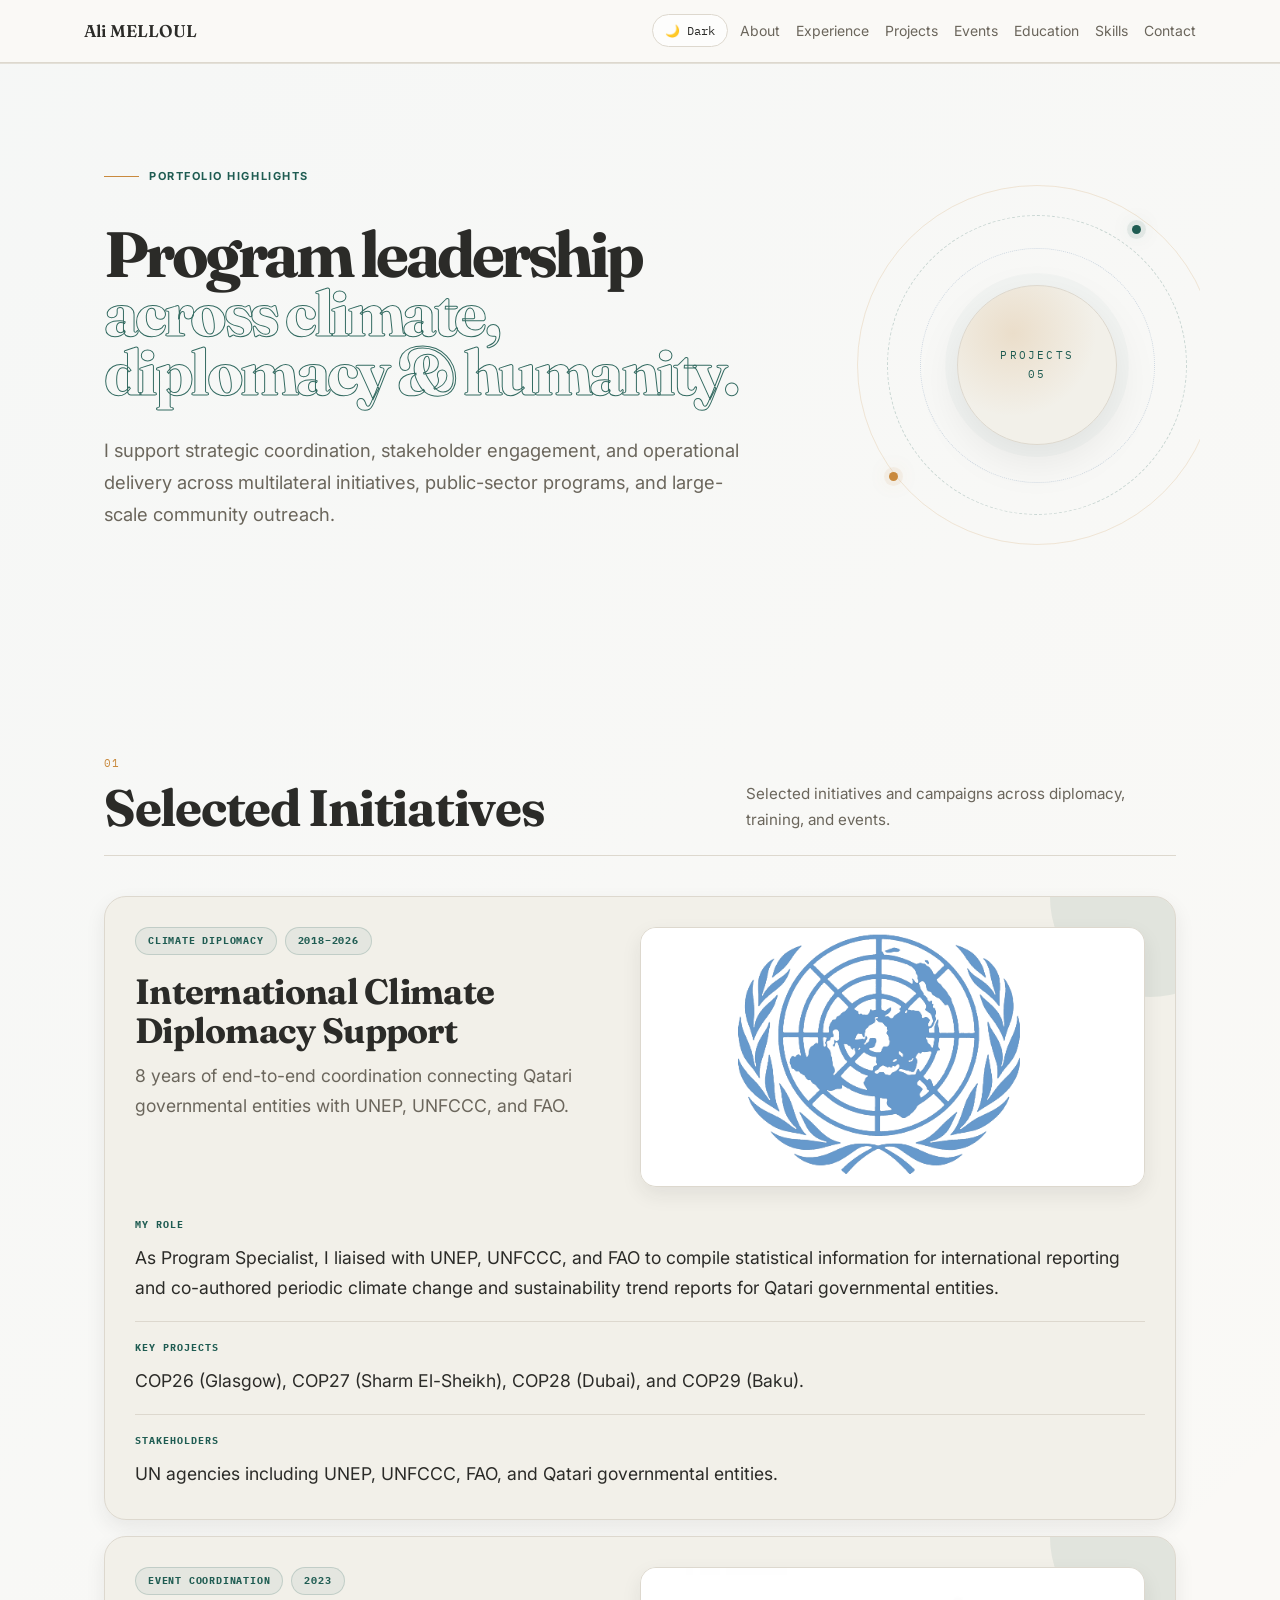
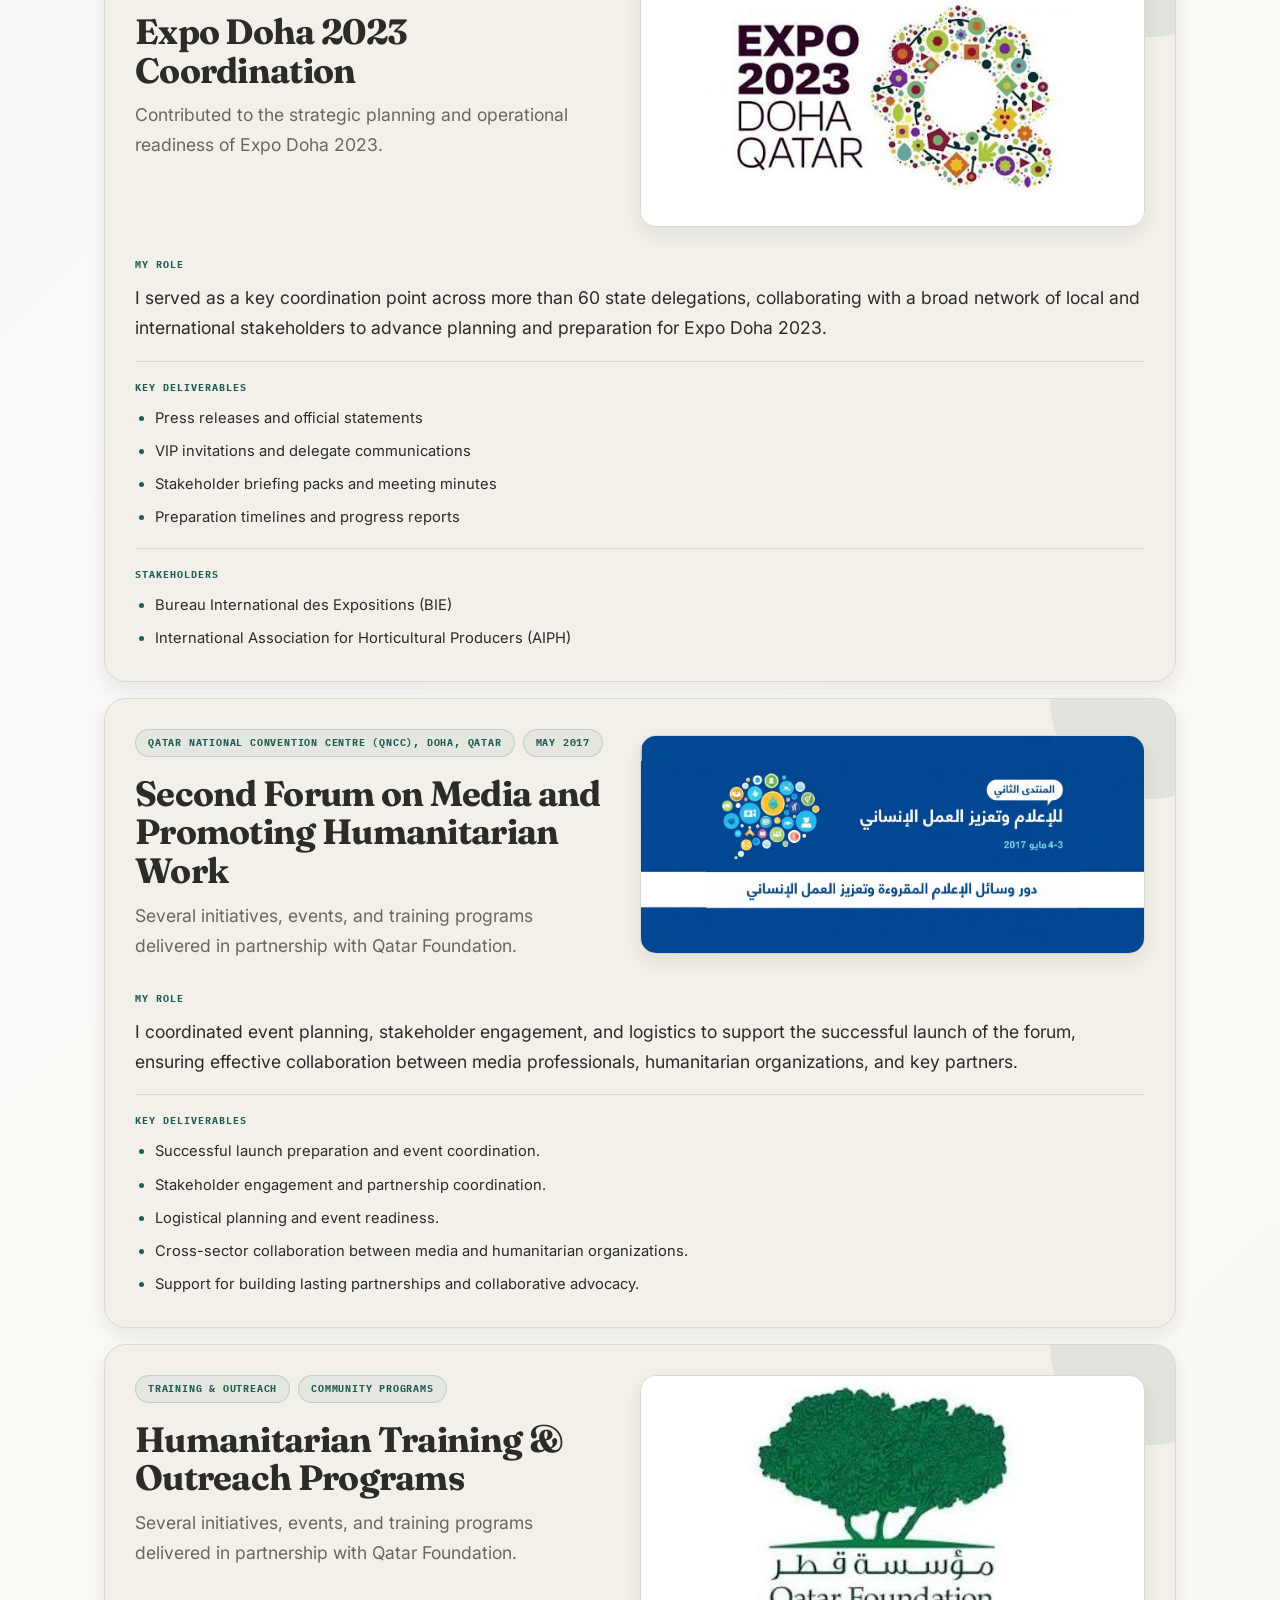
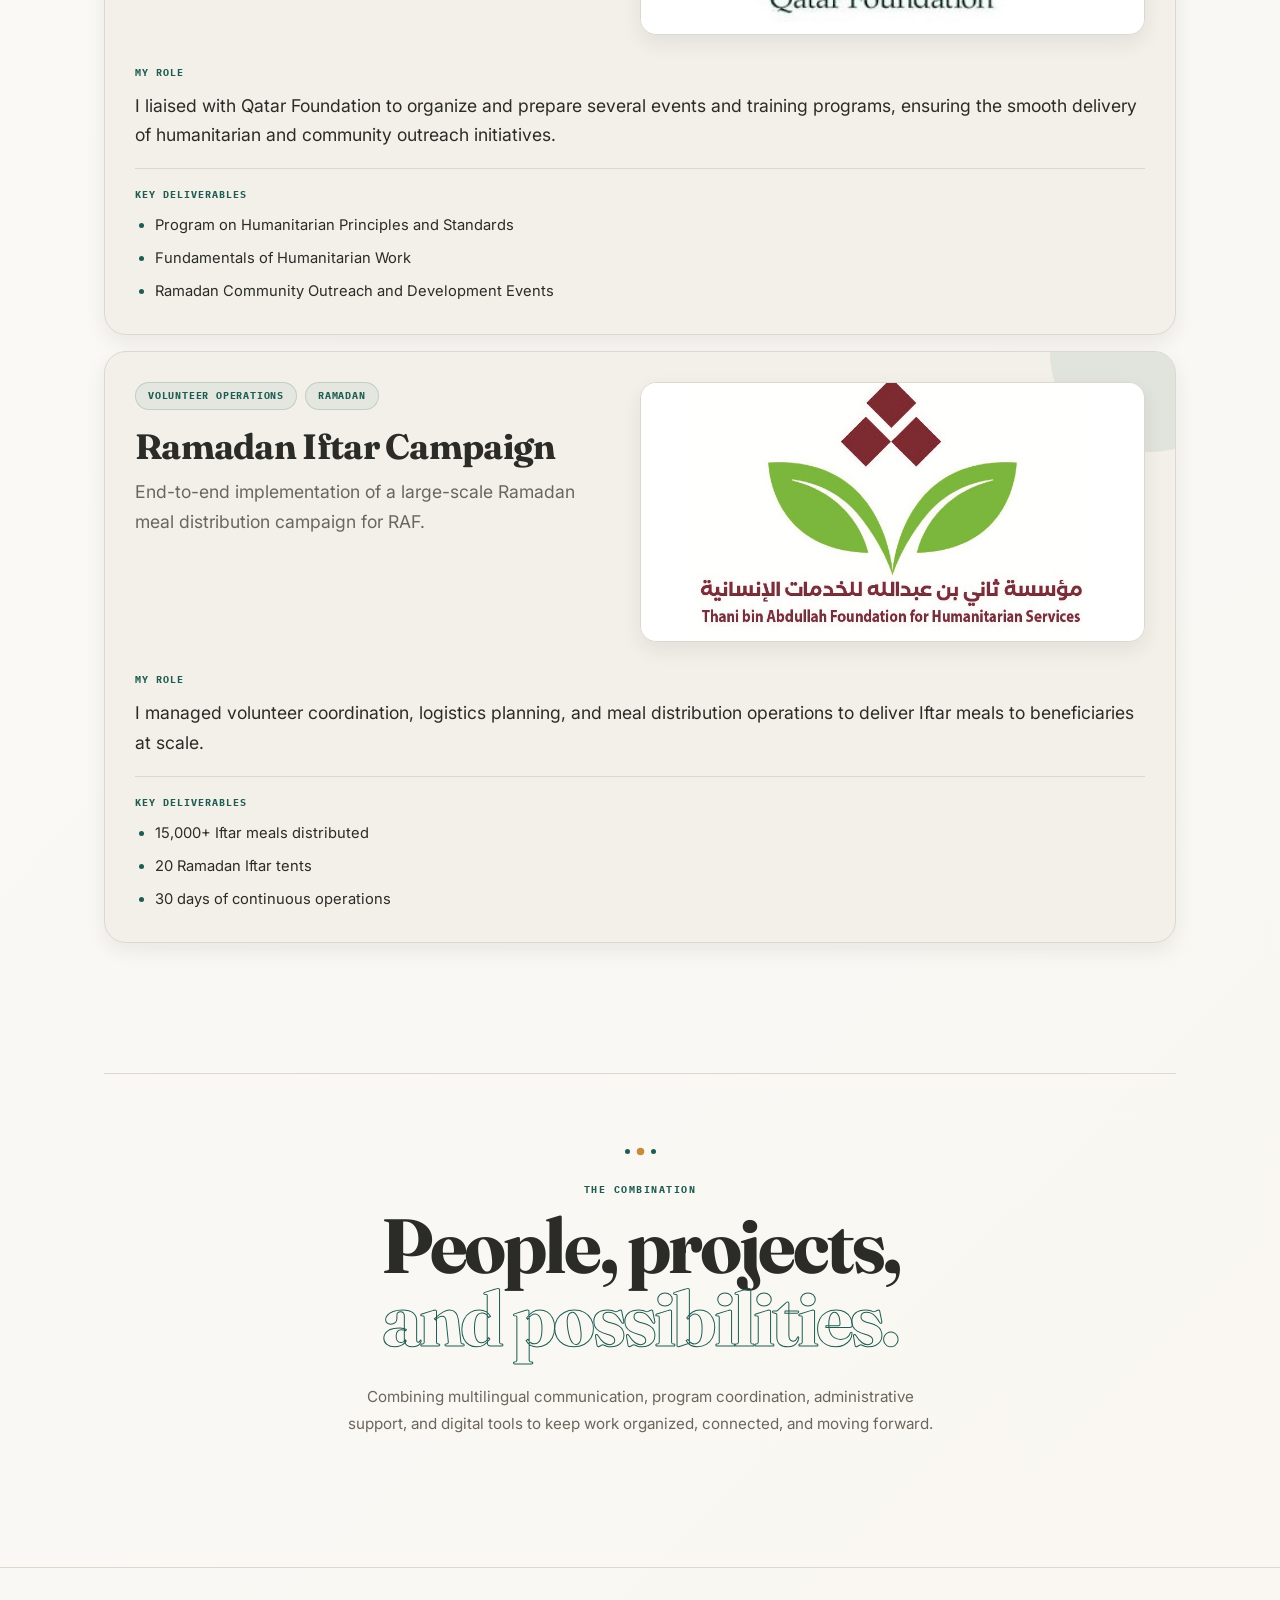
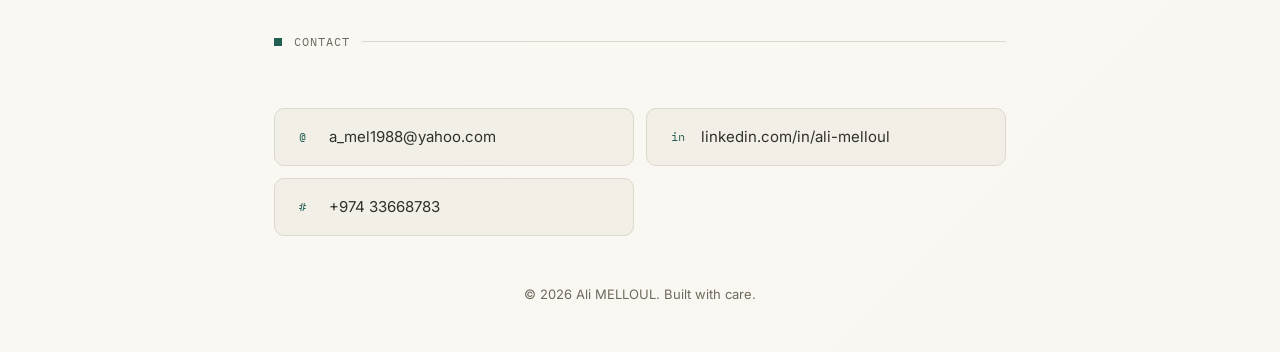
<file: project-1.html>
<!doctype html>
<html lang="en">
<head>
    <meta charset="utf-8">
    <meta name="viewport" content="width=device-width, initial-scale=1">

    <title>Projects | Ali MELLOUL</title>
    <meta name="description" content="Ali MELLOUL portfolio highlights — program leadership across climate, diplomacy, and humanitarian initiatives.">

    <link rel="stylesheet" href="src/styles/career.css">
    <link rel="stylesheet" href="src/styles/projects.css">
    <link rel="stylesheet" href="src/styles/responsive.css">

    <link rel="preconnect" href="https://fonts.googleapis.com">
    <link rel="preconnect" href="https://fonts.gstatic.com" crossorigin>
    <link href="https://fonts.googleapis.com/css2?family=Fraunces:opsz,wght@9..144,400;9..144,500;9..144,600&family=Inter:wght@400;500;600&family=IBM+Plex+Mono:wght@400;500&display=swap" rel="stylesheet">

    <script src="src/components/site-shell.js" defer></script>
</head>

<body>

<div data-site-header></div>

<main class="career-page">

    <!-- =========================================
         PROJECTS HERO
    ========================================== -->

    <section class="career-hero reveal">

        <div class="career-eyebrow">
            <span class="eyebrow-line"></span>
            Portfolio highlights
        </div>

        <div class="career-hero-grid">

            <div class="career-hero-copy">

                <h1 class="career-title">
                    Program leadership
                    <span>across climate, diplomacy & humanity.</span>
                </h1>

                <p class="career-intro">
                    I support strategic coordination, stakeholder engagement, and operational delivery
                    across multilateral initiatives, public-sector programs, and large-scale community outreach.
                </p>

            </div>

            <div class="career-orbit" aria-hidden="true">

                <div class="orbit orbit-one"></div>
                <div class="orbit orbit-two"></div>
                <div class="orbit orbit-three"></div>

                <div class="orbit-center">
                    <span class="orbit-label">Projects<br>05</span>
                </div>

                <span class="orbit-dot dot-one"></span>
                <span class="orbit-dot dot-two"></span>
                <span class="orbit-dot dot-three"></span>

            </div>

        </div>

    </section>


    <!-- =========================================
         PROJECTS LIST
    ========================================== -->

    <section class="career-section reveal">

        <div class="section-heading">

            <div>
                <span class="section-number">01</span>

                <h2>
                    Selected Initiatives
                </h2>
            </div>

            <p>
                Selected initiatives and campaigns
                across diplomacy, training, and events.
            </p>

        </div>

        <div class="project-grid">

            <!-- PROJECT 01 -->
            <article class="project-card">

                <div class="project-main">

                    <div class="project-meta">
                        <span class="meta-pill">Climate diplomacy</span>
                        <span class="meta-pill">2018–2026</span>
                    </div>

                    <h2 class="project-title">International Climate Diplomacy Support</h2>

                    <p class="project-summary">
                        8 years of end-to-end coordination connecting Qatari governmental entities with UNEP, UNFCCC, and FAO.
                    </p>

                </div>

                <figure class="project-visual">
                    <img class="project-image" src="assets/logos/UN2.png" alt="United Nations symbol representing climate diplomacy and international coordination">
                </figure>

                <div class="project-body">

                    <section class="project-section">
                        <h3>My role</h3>
                        <p>As Program Specialist, I liaised with UNEP, UNFCCC, and FAO to compile statistical information for international reporting and co-authored periodic climate change and sustainability trend reports for Qatari governmental entities.</p>
                    </section>

                    <section class="project-section">
                        <h3>Key projects</h3>
                        <p>COP26 (Glasgow), COP27 (Sharm El-Sheikh), COP28 (Dubai), and COP29 (Baku).</p>
                    </section>

                    <section class="project-section">
                        <h3>Stakeholders</h3>
                        <p>UN agencies including UNEP, UNFCCC, FAO, and Qatari governmental entities.</p>
                    </section>

                </div>

            </article>

            <!-- PROJECT 02 -->
            <article class="project-card">

                <div class="project-main">

                    <div class="project-meta">
                        <span class="meta-pill">Event coordination</span>
                        <span class="meta-pill">2023</span>
                    </div>

                    <h2 class="project-title">Expo Doha 2023 Coordination</h2>

                    <p class="project-summary">
                        Contributed to the strategic planning and operational readiness of Expo Doha 2023.
                    </p>

                </div>

                <figure class="project-visual">
                    <img class="project-image" src="assets/logos/expo.jpg" alt="Expo Doha 2023 branding and event coordination context">
                </figure>

                <div class="project-body">

                    <section class="project-section">
                        <h3>My role</h3>
                        <p>I served as a key coordination point across more than 60 state delegations, collaborating with a broad network of local and international stakeholders to advance planning and preparation for Expo Doha 2023.</p>
                    </section>

                    <section class="project-section">
                        <h3>Key deliverables</h3>
                        <ul>
                            <li>Press releases and official statements</li>
                            <li>VIP invitations and delegate communications</li>
                            <li>Stakeholder briefing packs and meeting minutes</li>
                            <li>Preparation timelines and progress reports</li>
                        </ul>
                    </section>

                    <section class="project-section">
                        <h3>Stakeholders</h3>
                        <ul>
                            <li>Bureau International des Expositions (BIE)</li>
                            <li>International Association for Horticultural Producers (AIPH)</li>
                        </ul>
                    </section>

                </div>

            </article>

            <!-- PROJECT 03 -->
            <article class="project-card">

                <div class="project-main">

                    <div class="project-meta">
                        <span class="meta-pill">Qatar National Convention Centre (QNCC), Doha, Qatar</span>
                        <span class="meta-pill">May 2017</span>
                    </div>

                    <h2 class="project-title">Second Forum on Media and Promoting Humanitarian Work</h2>

                    <p class="project-summary">
                        Several initiatives, events, and training programs delivered in partnership with Qatar Foundation.
                    </p>

                </div>

                <figure class="project-visual">
                    <img class="project-image" src="assets/logos/forum.jpeg" alt="Qatar Foundation partnership and humanitarian outreach image">
                </figure>

                <div class="project-body">

                    <section class="project-section">
                        <h3>My role</h3>
                        <p>I coordinated event planning, stakeholder engagement, and logistics to support the successful launch of the forum, ensuring effective collaboration between media professionals, humanitarian organizations, and key partners.</p>
                    </section>

                    <section class="project-section">
                        <h3>Key deliverables</h3>
                        <ul>
                            <li>Successful launch preparation and event coordination.</li>
                            <li>Stakeholder engagement and partnership coordination.</li>
                            <li>Logistical planning and event readiness.</li>
                            <li>Cross-sector collaboration between media and humanitarian organizations.</li>
                            <li>Support for building lasting partnerships and collaborative advocacy.</li>
                        </ul>
                    </section>

                </div>

            </article>


<!-- PROJECT 04 -->
            <article class="project-card">

                <div class="project-main">

                    <div class="project-meta">
                        <span class="meta-pill">Training & outreach</span>
                        <span class="meta-pill">Community programs</span>
                    </div>

                    <h2 class="project-title">Humanitarian Training & Outreach Programs</h2>

                    <p class="project-summary">
                        Several initiatives, events, and training programs delivered in partnership with Qatar Foundation.
                    </p>

                </div>

                <figure class="project-visual">
                    <img class="project-image" src="assets/logos/qf2.jpg" alt="Qatar Foundation partnership and humanitarian outreach image">
                </figure>

                <div class="project-body">

                    <section class="project-section">
                        <h3>My role</h3>
                        <p>I liaised with Qatar Foundation to organize and prepare several events and training programs, ensuring the smooth delivery of humanitarian and community outreach initiatives.</p>
                    </section>

                    <section class="project-section">
                        <h3>Key deliverables</h3>
                        <ul>
                            <li>Program on Humanitarian Principles and Standards</li>
                            <li>Fundamentals of Humanitarian Work</li>
                            <li>Ramadan Community Outreach and Development Events</li>
                        </ul>
                    </section>

                </div>

            </article>

            <!-- PROJECT 05 -->
            <article class="project-card">

                <div class="project-main">

                    <div class="project-meta">
                        <span class="meta-pill">Volunteer operations</span>
                        <span class="meta-pill">Ramadan</span>
                    </div>

                    <h2 class="project-title">Ramadan Iftar Campaign</h2>

                    <p class="project-summary">
                        End-to-end implementation of a large-scale Ramadan meal distribution campaign for RAF.
                    </p>

                </div>

                <figure class="project-visual">
                    <img class="project-image" src="assets/logos/thani.jpeg" alt="Ramadan Iftar campaign distribution and community outreach image">
                </figure>

                <div class="project-body">

                    <section class="project-section">
                        <h3>My role</h3>
                        <p>I managed volunteer coordination, logistics planning, and meal distribution operations to deliver Iftar meals to beneficiaries at scale.</p>
                    </section>

                    <section class="project-section">
                        <h3>Key deliverables</h3>
                        <ul>
                            <li>15,000+ Iftar meals distributed</li>
                            <li>20 Ramadan Iftar tents</li>
                            <li>30 days of continuous operations</li>
                        </ul>
                    </section>

                </div>

            </article>

        </div>

    </section>


    <!-- =========================================
         CLOSING STATEMENT
    ========================================== -->

    <section class="career-closing reveal">

        <div class="closing-decoration">
            <span></span>
            <span></span>
            <span></span>
        </div>

        <p class="closing-label">
            The combination
        </p>

        <h2>
            People, projects,
            <span>and possibilities.</span>
        </h2>

        <p class="closing-text">
            Combining multilingual communication, program coordination,
            administrative support, and digital tools to keep work
            organized, connected, and moving forward.
        </p>

    </section>

</main>

<div data-site-footer></div>

<script>
    document.querySelectorAll('.year').forEach(
        e => e.textContent = new Date().getFullYear()
    );
</script>

</body>
</html>
</file>
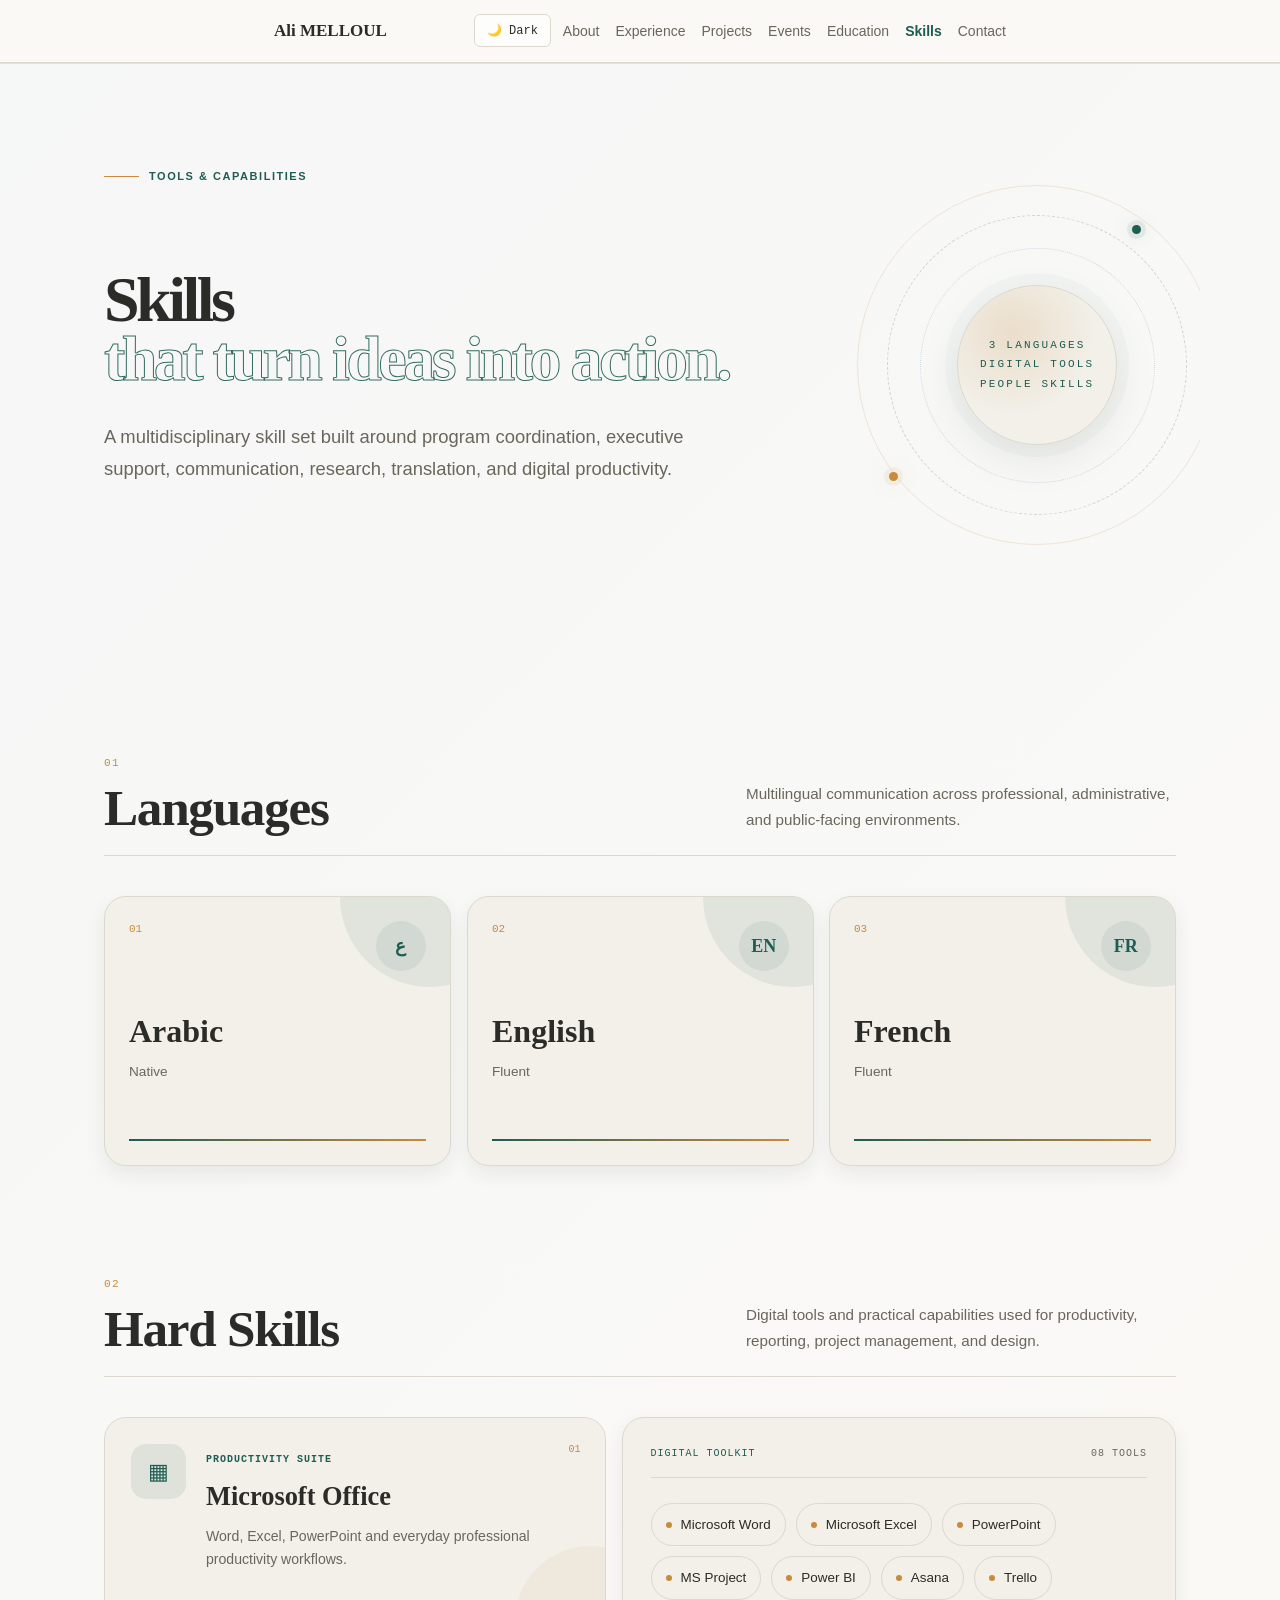
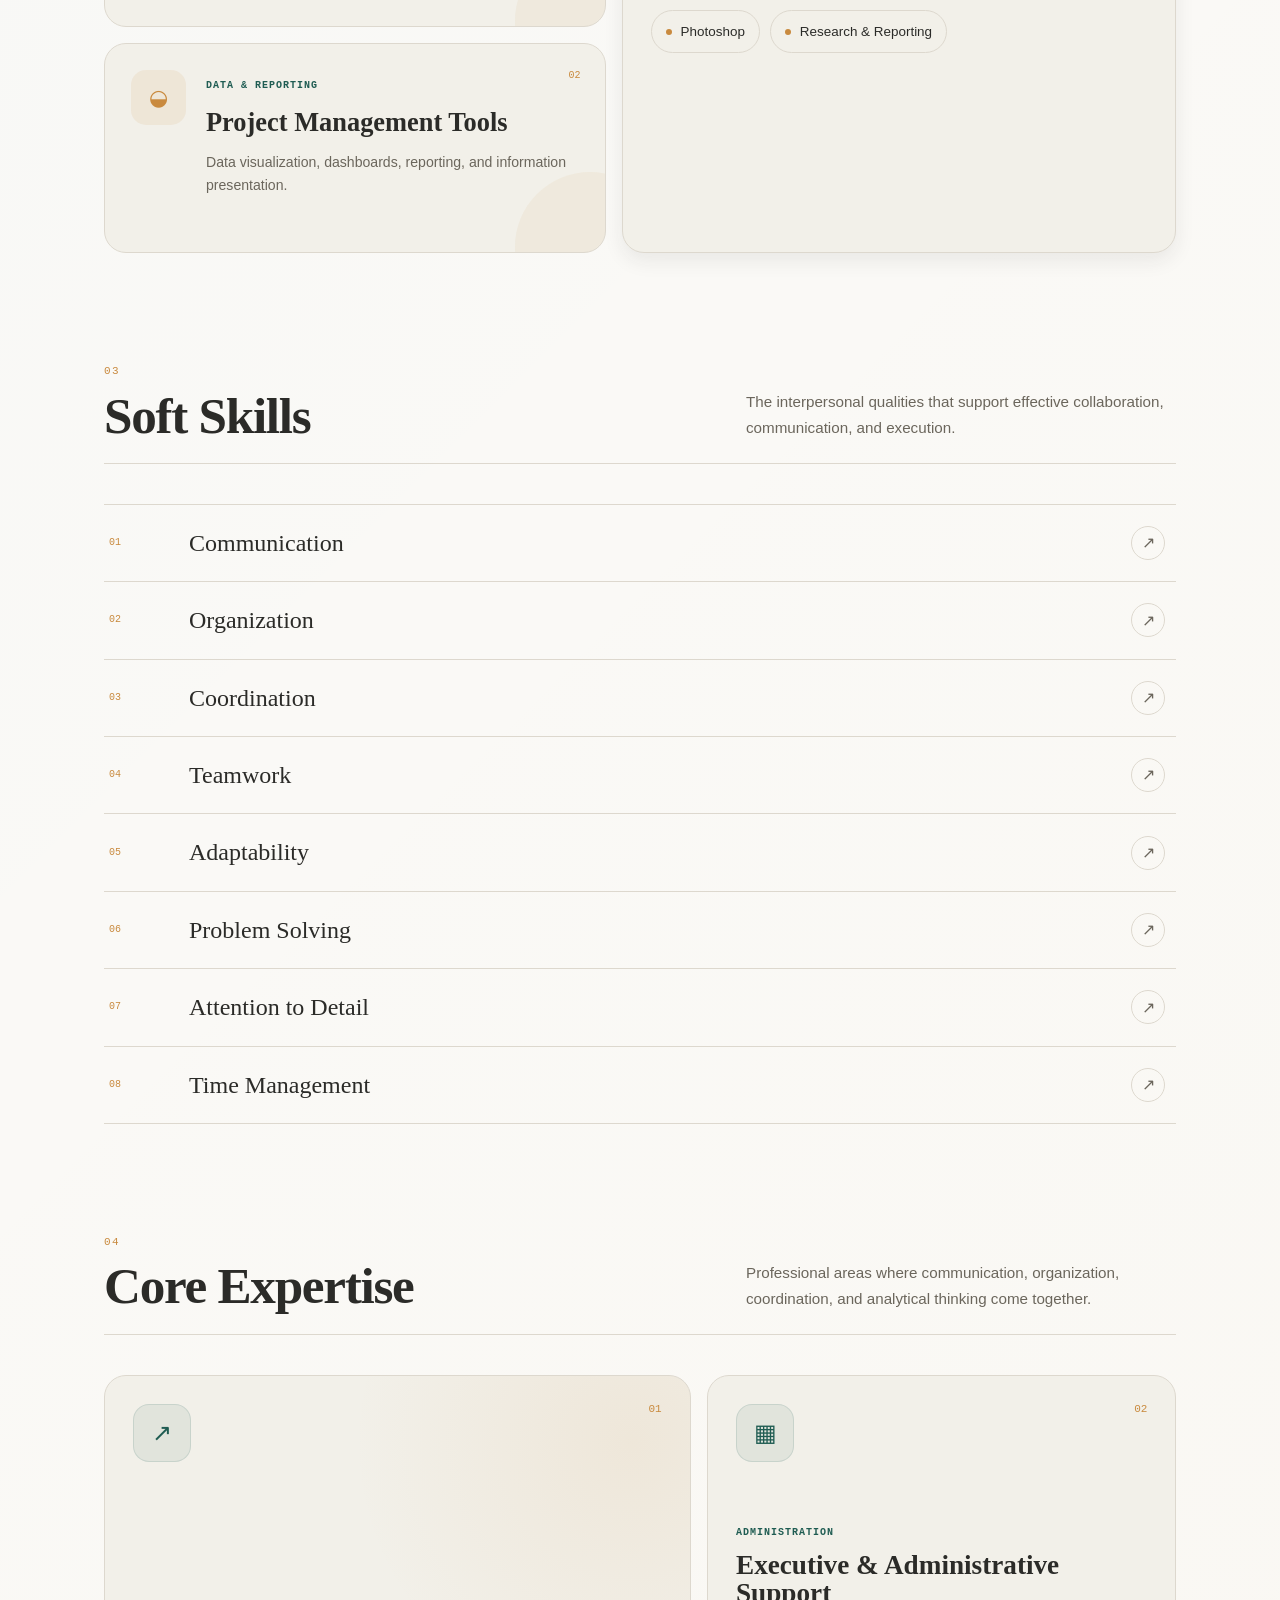
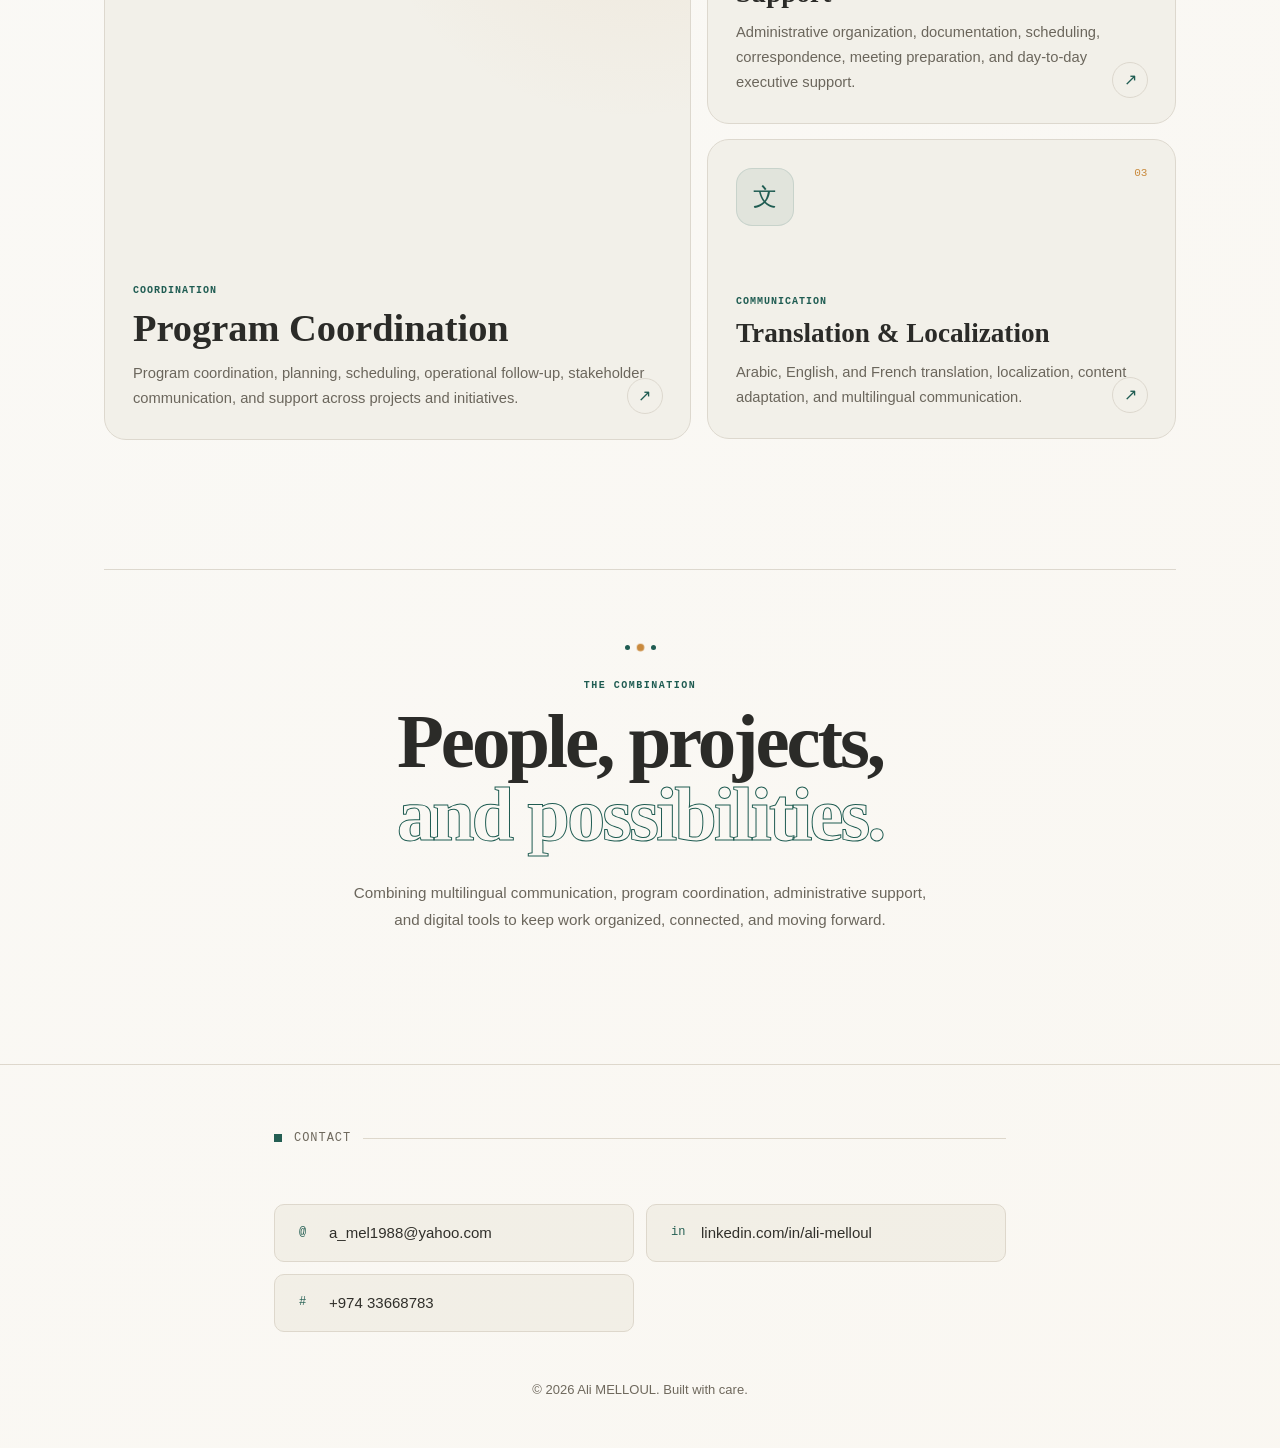
<file: skills.html>
<!doctype html>
<html lang="en">
<head>
    <meta charset="utf-8">
    <meta name="viewport" content="width=device-width, initial-scale=1">

    <title>Skills | Ali MELLOUL</title>

    <link rel="stylesheet" href="src/styles/detail-pages.css">
    <link rel="stylesheet" href="src/styles/responsive.css">
    <link rel="stylesheet" href="src/styles/skills.css">

    <script src="src/components/site-shell.js" defer></script>
    <script src="src/components/skills.js" defer></script>
</head>

<body>

<div data-site-header></div>

<main class="skills-page">

    <!-- =========================================
         PAGE INTRO
    ========================================== -->

    <section class="career-hero reveal">

        <div class="career-eyebrow">
            <span class="eyebrow-line"></span>
            Tools & capabilities
        </div>

        <div class="career-hero-grid">

            <div class="career-hero-copy">

                <h1 class="career-title">
                    Skills
                    <span>that turn ideas into action.</span>
                </h1>

                <p class="career-intro">
                    A multidisciplinary skill set built around program coordination,
                    executive support, communication, research, translation,
                    and digital productivity.
                </p>

            </div>

            <div class="career-orbit" aria-hidden="true">

                <div class="orbit orbit-one"></div>
                <div class="orbit orbit-two"></div>
                <div class="orbit orbit-three"></div>

                <div class="orbit-center">
                    <span class="orbit-label">3 Languages <br> digital tools <br> People Skills</span>
                </div>

                <span class="orbit-dot dot-one"></span>
                <span class="orbit-dot dot-two"></span>
                <span class="orbit-dot dot-three"></span>

            </div>

        </div>

    </section>


    <!-- =========================================
         LANGUAGES
    ========================================== -->

    <section class="skills-section languages-section reveal">

        <div class="section-heading">

            <div>
                <span class="section-number">01</span>

                <h2>
                    Languages
                </h2>
            </div>

            <p>
                Multilingual communication across professional,
                administrative, and public-facing environments.
            </p>

        </div>


        <div class="language-grid">

            <article class="language-card language-ar">

                <div class="language-top">
                    <span class="language-index">01</span>
                    <span class="language-symbol">ع</span>
                </div>

                <div class="language-content">

                    <h3>Arabic</h3>

                    <p>
                        Native
                    </p>

                </div>

                <div class="language-line">
                    <span></span>
                </div>

            </article>


            <article class="language-card language-en">

                <div class="language-top">
                    <span class="language-index">02</span>
                    <span class="language-symbol">EN</span>
                </div>

                <div class="language-content">

                    <h3>English</h3>

                    <p>
                        Fluent
                    </p>

                </div>

                <div class="language-line">
                    <span></span>
                </div>

            </article>


            <article class="language-card language-fr">

                <div class="language-top">
                    <span class="language-index">03</span>
                    <span class="language-symbol">FR</span>
                </div>

                <div class="language-content">

                    <h3>French</h3>

                    <p>
                        Fluent
                    </p>

                </div>

                <div class="language-line">
                    <span></span>
                </div>

            </article>

        </div>

    </section>


    <!-- =========================================
         HARD SKILLS
    ========================================== -->

    <section class="skills-section hard-skills-section reveal">

        <div class="section-heading">

            <div>
                <span class="section-number">02</span>

                <h2>
                    Hard Skills
                </h2>
            </div>

            <p>
                Digital tools and practical capabilities used for
                productivity, reporting, project management, and design.
            </p>

        </div>


        <div class="hard-skills-layout">

            <!-- FEATURED TOOLS -->

            <div class="featured-tools">

                <article class="tool-feature">

                    <div class="tool-icon office-icon">
                        <span>▦</span>
                    </div>

                    <div>

                        <span class="tool-category">
                            Productivity Suite
                        </span>

                        <h3>
                            Microsoft Office
                        </h3>

                        <p>
                            Word, Excel, PowerPoint and everyday
                            professional productivity workflows.
                        </p>

                    </div>

                    <span class="tool-corner">01</span>

                </article>


                <article class="tool-feature">

                    <div class="tool-icon powerbi-icon">
                        <span>◒</span>
                    </div>

                    <div>

                        <span class="tool-category">
                            Data & Reporting
                        </span>

                        <h3>
                            Project Management Tools
                        </h3>

                        <p>
                            Data visualization, dashboards,
                            reporting, and information presentation.
                        </p>

                    </div>

                    <span class="tool-corner">02</span>

                </article>

            </div>


            <!-- TOOL CHIPS -->

            <div class="tool-cloud">

                <div class="tool-cloud-header">
                    <span>Digital toolkit</span>
                    <span class="tool-count">08 tools</span>
                </div>


                <div class="tool-list">

                    <div class="skill-tool">
                        <span class="tool-dot"></span>
                        <span>Microsoft Word</span>
                    </div>

                    <div class="skill-tool">
                        <span class="tool-dot"></span>
                        <span>Microsoft Excel</span>
                    </div>

                    <div class="skill-tool">
                        <span class="tool-dot"></span>
                        <span>PowerPoint</span>
                    </div>

                    <div class="skill-tool">
                        <span class="tool-dot"></span>
                        <span>MS Project</span>
                    </div>

                    <div class="skill-tool">
                        <span class="tool-dot"></span>
                        <span>Power BI</span>
                    </div>

                    <div class="skill-tool">
                        <span class="tool-dot"></span>
                        <span>Asana</span>
                    </div>

                    <div class="skill-tool">
                        <span class="tool-dot"></span>
                        <span>Trello</span>
                    </div>

                    <div class="skill-tool">
                        <span class="tool-dot"></span>
                        <span>Photoshop</span>
                    </div>

                    <div class="skill-tool">
                        <span class="tool-dot"></span>
                        <span>Research & Reporting</span>
                    </div>

                </div>

            </div>

        </div>

    </section>


    <!-- =========================================
         SOFT SKILLS
    ========================================== -->

    <section class="skills-section soft-skills-section reveal">

        <div class="section-heading">

            <div>
                <span class="section-number">03</span>

                <h2>
                    Soft Skills
                </h2>
            </div>

            <p>
                The interpersonal qualities that support effective
                collaboration, communication, and execution.
            </p>

        </div>


        <div class="soft-skills">

            <div class="soft-skill">
                <span class="soft-number">01</span>
                <span class="soft-name">Communication</span>
                <span class="soft-icon">↗</span>
            </div>

            <div class="soft-skill">
                <span class="soft-number">02</span>
                <span class="soft-name">Organization</span>
                <span class="soft-icon">↗</span>
            </div>

            <div class="soft-skill">
                <span class="soft-number">03</span>
                <span class="soft-name">Coordination</span>
                <span class="soft-icon">↗</span>
            </div>

            <div class="soft-skill">
                <span class="soft-number">04</span>
                <span class="soft-name">Teamwork</span>
                <span class="soft-icon">↗</span>
            </div>

            <div class="soft-skill">
                <span class="soft-number">05</span>
                <span class="soft-name">Adaptability</span>
                <span class="soft-icon">↗</span>
            </div>

            <div class="soft-skill">
                <span class="soft-number">06</span>
                <span class="soft-name">Problem Solving</span>
                <span class="soft-icon">↗</span>
            </div>

            <div class="soft-skill">
                <span class="soft-number">07</span>
                <span class="soft-name">Attention to Detail</span>
                <span class="soft-icon">↗</span>
            </div>

            <div class="soft-skill">
                <span class="soft-number">08</span>
                <span class="soft-name">Time Management</span>
                <span class="soft-icon">↗</span>
            </div>

        </div>

    </section>

    
    <!-- =========================================
         CORE EXPERTISE
    ========================================== -->

    <section class="skills-section expertise-section reveal">

        <div class="section-heading">

            <div>
                <span class="section-number">04</span>

                <h2>
                    Core Expertise
                </h2>
            </div>

            <p>
                Professional areas where communication, organization,
                coordination, and analytical thinking come together.
            </p>

        </div>


        <div class="expertise-grid">

            <article class="expertise-card expertise-large">

                <div class="expertise-number">01</div>

                <div class="expertise-icon">
                    <span>↗</span>
                </div>

                <div class="expertise-content">

                    <span class="card-label">
                        Coordination
                    </span>

                    <h3>
                        Program Coordination
                    </h3>

                    <p>
                        Program coordination, planning, scheduling,
                        operational follow-up, stakeholder communication,
                        and support across projects and initiatives.
                    </p>

                </div>

                <div class="card-arrow">
                    ↗
                </div>

            </article>


            <article class="expertise-card">

                <div class="expertise-number">02</div>

                <div class="expertise-icon">
                    <span>▦</span>
                </div>

                <div class="expertise-content">

                    <span class="card-label">
                        Administration
                    </span>

                    <h3>
                        Executive & Administrative Support
                    </h3>

                    <p>
                        Administrative organization, documentation,
                        scheduling, correspondence, meeting preparation,
                        and day-to-day executive support.
                    </p>

                </div>

                <div class="card-arrow">
                    ↗
                </div>

            </article>


            <article class="expertise-card">

                <div class="expertise-number">03</div>

                <div class="expertise-icon">
                    <span>文</span>
                </div>

                <div class="expertise-content">

                    <span class="card-label">
                        Communication
                    </span>

                    <h3>
                        Translation & Localization
                    </h3>

                    <p>
                        Arabic, English, and French translation,
                        localization, content adaptation, and
                        multilingual communication.
                    </p>

                </div>

                <div class="card-arrow">
                    ↗
                </div>

            </article>

        </div>

    </section>



    <!-- =========================================
         CLOSING STATEMENT
    ========================================== -->

    <section class="skills-closing reveal">

        <div class="closing-decoration">
            <span></span>
            <span></span>
            <span></span>
        </div>

        <p class="closing-label">
            The combination
        </p>

        <h2>
            People, projects,
            <span>and possibilities.</span>
        </h2>

        <p class="closing-text">
            Combining multilingual communication, program coordination,
            administrative support, and digital tools to keep work
            organized, connected, and moving forward.
        </p>

    </section>

</main>

<div data-site-footer></div>

<script>
    document.querySelectorAll('.year').forEach(
        e => e.textContent = new Date().getFullYear()
    );
</script>

</body>
</html>
</file>
<file: src/styles/home.css>
@import url("./theme.css");
@import url("./layout.css");

:root {
    --bg: var(--color-bg);
    --panel: var(--color-bg-panel);
    --ink: var(--color-ink);
    --muted: var(--color-ink-muted);
    --line: var(--color-line);
    --accent: var(--color-accent);
    --warm: var(--color-accent-warm);
}

* { box-sizing: border-box; }

html { scroll-behavior: smooth; }

body {
    margin: 0;
    background: var(--bg);
    color: var(--ink);
    font: 16px/1.6 Inter, Arial, sans-serif;
    transition: background-color var(--transition-medium), color var(--transition-medium), border-color var(--transition-medium);
}

a { color: inherit; }

img { max-width: 100%; display: block; }

/* =========================================================
   HOME PAGE CONTAINER
   ========================================================= */

.home-page {
    max-width: 1120px;
    margin: 0 auto;
    padding: 80px 24px 110px;
}


/* =========================================================
   HERO
   ========================================================= */

.home-hero {
    position: relative;
    padding: 25px 0 100px;
}

.home-eyebrow {
    display: flex;
    align-items: center;
    gap: 10px;

    color: var(--accent);
    font-size: 11px;
    font-weight: 700;
    letter-spacing: .14em;
    text-transform: uppercase;
}

.eyebrow-line {
    width: 35px;
    height: 1px;
    background: var(--warm);
}

.home-hero-grid {
    display: grid;
    grid-template-columns: minmax(0, 1.5fr) minmax(260px, .7fr);
    align-items: center;
    gap: 70px;
}

.home-hero-copy {
    padding-top: 25px;
}

.home-title {
    margin: 0;

    font-family: var(--font-display, Georgia, serif);
    font-size: clamp(2.3rem, 5vw, 4rem);
    line-height: .92;
    letter-spacing: -.055em;
    color: var(--ink);
}

.home-title span {
    display: block;

    color: transparent;
    -webkit-text-stroke: 1px var(--accent);
    opacity: .9;
}

.home-intro {
    max-width: 650px;

    margin: 32px 0 0;

    color: var(--muted);
    font-size: clamp(1rem, 1.8vw, 1.15rem);
    line-height: 1.75;
}

.home-intro + .home-intro {
    margin-top: 14px;
}


/* =========================================================
   HERO ORBIT
   ========================================================= */

.home-orbit {
    position: relative;

    width: 520px;
    height: 520px;

    margin: auto;
    margin-top: 10px;

    display: flex;
    align-items: center;
    justify-content: center;

    animation: orbitFloat 6s ease-in-out infinite;
}

.orbit {
    position: absolute;

    border: 1px solid rgba(31, 92, 82, .22);
    border-radius: 50%;
}

.orbit-one {
    width: 520px;
    height: 520px;

    border-style: dashed;

    animation: orbitOneSpin 20s linear infinite;
}

.orbit-two {
    width: 480px;
    height: 480px;

    border-color: rgba(201, 138, 62, .18);

    animation: orbitTwoSpin 28s linear infinite;
}

.orbit-three {
    width: 440px;
    height: 440px;

    border-color: rgba(80, 119, 164, .25);
    border-style: dotted;

    animation: orbitThreeSpin 14s linear infinite;
}

.orbit-center {
    width: 400px;
    height: 400px;

    border-radius: 50%;

    display: flex;
    align-items: center;
    justify-content: center;

    overflow: hidden;

    background:
        radial-gradient(
            circle at 35% 30%,
            rgba(201, 138, 62, .18),
            transparent 55%
        ),
        var(--panel);

    border: 1px solid var(--line);

    box-shadow:
        0 0 0 12px rgba(31, 92, 82, .025),
        0 15px 45px rgba(0, 0, 0, .08);

    animation: orbitCenterGlow 3.5s ease-in-out infinite;
}

.orbit-center img {
    width: 100%;
    height: 100%;
    object-fit: cover;
    object-position: center 15%;
    display: block;
}

.orbit-dot {
    position: absolute;

    width: 9px;
    height: 9px;

    border-radius: 50%;

    background: var(--accent);

    box-shadow:
        0 0 0 5px rgba(31, 92, 82, .08),
        0 0 20px rgba(31, 92, 82, .25);

    animation: dotPulse 2.6s ease-in-out infinite;
}

.dot-one {
    top: 48px;
    right: 92px;

    animation-delay: 0s;
}

.dot-two {
    bottom: 76px;
    left: 42px;

    background: var(--warm);

    box-shadow:
        0 0 0 5px rgba(201, 138, 62, .08),
        0 0 20px rgba(201, 138, 62, .25);

    animation-delay: .8s;
}

.dot-three {
    top: 190px;
    right: -6px;

    width: 6px;
    height: 6px;

    animation-delay: 1.6s;
}


@keyframes orbitOneSpin {
    0% { transform: rotate(0deg) scale(1); }
    50% { transform: rotate(180deg) scale(1.05); }
    100% { transform: rotate(360deg) scale(1); }
}

@keyframes orbitTwoSpin {
    0% { transform: rotate(360deg) scale(1); }
    50% { transform: rotate(180deg) scale(1.06); }
    100% { transform: rotate(0deg) scale(1); }
}

@keyframes orbitThreeSpin {
    0% { transform: rotate(360deg) scale(1); }
    50% { transform: rotate(180deg) scale(1.08); }
    100% { transform: rotate(0deg) scale(1); }
}

@keyframes orbitFloat {
    0%, 100% { transform: translateY(0); }
    50% { transform: translateY(-14px); }
}

@keyframes orbitCenterGlow {
    0%, 100% {
        box-shadow:
            0 0 0 12px rgba(31, 92, 82, .025),
            0 15px 45px rgba(0, 0, 0, .08);
    }
    50% {
        box-shadow:
            0 0 0 18px rgba(31, 92, 82, .06),
            0 15px 55px rgba(0, 0, 0, .14);
    }
}

@keyframes dotPulse {
    0%, 100% { transform: scale(1); opacity: 1; }
    50% { transform: scale(1.6); opacity: .6; }
}


/* =========================================================
   HERO CTA
   ========================================================= */

.home-cta {
    display: flex;
    flex-wrap: wrap;
    gap: 12px;
    align-items: center;

    margin-top: 40px;
}

.btn {
    display: inline-flex;
    align-items: center;
    gap: 8px;
    padding: 12px 24px;
    border-radius: 999px;
    font-size: 14px;
    font-weight: 500;
    text-decoration: none;
    border: 1px solid transparent;
    cursor: pointer;
    transition:
        transform .3s ease,
        background-color .3s ease,
        border-color .3s ease,
        box-shadow .3s ease,
        filter .3s ease;
    position: relative;
    overflow: hidden;
}

.btn:hover,
.btn:focus-visible {
    transform: translateY(-2px) scale(1.01);
    box-shadow: var(--shadow-card);
    filter: brightness(1.02);
}

.btn-primary {
    background: var(--accent);
    color: var(--white);
}

.btn-primary:hover {
    background: var(--accent);
    filter: brightness(1.08);
}

.btn-secondary {
    background: transparent;
    color: var(--accent);
    border-color: var(--accent);
}

.btn-secondary:hover {
    background: rgba(31, 92, 82, .08);
    border-color: var(--accent);
    color: var(--accent);
}

/* Dropdown */
.dropdown {
    position: relative;
    display: inline-flex;
    min-width: 180px;
}

.dropdown-btn {
    appearance: none;
    cursor: pointer;
    display: inline-flex;
    align-items: center;
    justify-content: center;
    width: auto;
}

.dropdown-btn::after {
    content: "▼";
    font-size: 10px;
    margin-left: 8px;
    transition: transform 0.25s ease;
}

.dropdown.active .dropdown-btn::after {
    transform: rotate(180deg);
}

.dropdown-content {
    position: absolute;
    top: calc(100% + 10px);
    left: 0;
    min-width: 100%;
    max-width: 280px;
    background: var(--color-surface-strong, #FFFFFF);
    border: 1px solid var(--color-line, rgba(0,0,0,0.08));
    color: var(--ink, #111);
    border-radius: 14px;
    box-shadow: 0 12px 30px rgba(0,0,0,.18);
    overflow: hidden;
    opacity: 0;
    visibility: hidden;
    transform: translateY(-8px);
    transition: all .25s ease;
    z-index: 999;
}

.dropdown.active .dropdown-content {
    opacity: 1;
    visibility: visible;
    transform: translateY(0);
}

.dropdown-content a {
    display: flex;
    align-items: center;
    gap: 10px;
    padding: 14px 18px;
    color: var(--ink, #111);
    text-decoration: none;
    font-size: 14px;
    transition: background .2s ease;
}

.dropdown-content a:hover {
    background: var(--color-button-hover-overlay, rgba(255,255,255,.08));
}

.dropdown-content a:not(:last-child) {
    border-bottom: 1px solid var(--color-line, rgba(0,0,0,0.08));
}


/* =========================================================
   GENERAL SECTIONS
   ========================================================= */

.home-section {
    margin-top: 110px;
}

.section-heading {
    display: grid;
    grid-template-columns: 1fr minmax(250px, 430px);
    align-items: end;
    gap: 40px;

    margin-bottom: 40px;

    padding-bottom: 22px;

    border-bottom: 1px solid var(--line);
}

.section-heading > div {
    position: relative;
}

.section-number {
    display: block;

    margin-bottom: 9px;

    color: var(--warm);

    font-family: var(--font-mono, ui-monospace, monospace);
    font-size: 11px;
    letter-spacing: .12em;
}

.section-heading h2 {
    margin: 0;

    font-family: var(--font-display, Georgia, serif);
    font-size: clamp(2rem, 4vw, 3.2rem);
    line-height: 1;
    letter-spacing: -.025em;
}

.section-heading p {
    margin: 0;

    color: var(--muted);

    font-size: .95rem;
    line-height: 1.7;
}


/* =========================================================
   ABOUT
   ========================================================= */

.about-lead {
    max-width: 780px;

    margin: 0;

    font-size: clamp(1.05rem, 2vw, 1.3rem);
    line-height: 1.8;
    color: var(--ink);
}


/* =========================================================
   EXPERIENCE CARDS
   ========================================================= */

.experience-list {
    display: grid;
    gap: 16px;
}

.experience-card {
    position: relative;

    padding: 28px;

    background: var(--panel);

    border: 1px solid var(--line);
    border-radius: 22px;

    overflow: hidden;

    box-shadow: var(--shadow-card);

    transition:
        transform .5s cubic-bezier(.2,.8,.2,1),
        border-color .4s ease,
        box-shadow .4s ease;
}

.experience-card::before {
    content: "";

    position: absolute;

    width: 180px;
    height: 180px;

    top: -90px;
    right: -70px;

    border-radius: 50%;

    background: rgba(31, 92, 82, .08);

    transition: transform .6s ease;
}

.experience-card:hover {
    transform: translateY(-7px);

    border-color: rgba(31, 92, 82, .4);

    box-shadow: var(--shadow-hover);
}

.experience-card:hover::before {
    transform: scale(1.5);
}

.experience-top {
    position: relative;

    display: flex;
    justify-content: space-between;
    align-items: flex-start;
    gap: 20px;
}

.experience-index {
    color: var(--warm);

    font-family: var(--font-mono, ui-monospace, monospace);
    font-size: 11px;
    letter-spacing: .1em;
}

.experience-date {
    color: var(--warm);

    font-family: var(--font-mono, ui-monospace, monospace);
    font-size: 11px;
    letter-spacing: .04em;
    text-align: right;
}

.experience-header {
    position: relative;

    display: flex;
    align-items: center;
    gap: 20px;

    margin-top: 22px;
}

.experience-logo {
    flex-shrink: 0;

    width: 120px;
    height: 80px;

    border-radius: 16px;
    border: 1px solid rgba(31, 92, 82, .2);
    background: linear-gradient(135deg, rgba(31, 92, 82, .1), rgba(201, 138, 62, .08));
    overflow: hidden;

    display: flex;
    align-items: center;
    justify-content: center;

    box-shadow: inset 0 1px 0 rgba(255,255,255,.4);
}

.experience-logo img {
    width: 100%;
    height: 100%;
    object-fit: cover;
    display: block;
}

.experience-meta {
    min-width: 0;
    flex: 1;
}

.experience-title {
    margin: 0 0 4px;

    font-family: var(--font-display, Georgia, serif);
    font-size: clamp(1.3rem, 2.4vw, 1.8rem);
    line-height: 1.15;
}

.experience-org {
    margin: 0;

    color: var(--muted);
    font-size: .9rem;
    line-height: 1.5;
}

.experience-desc {
    position: relative;

    margin-top: 20px;
}

.experience-desc ul {
    margin: 0;
    padding-left: 20px;

    display: grid;
    gap: 8px;
}

.experience-desc li {
    font-size: .92rem;
    line-height: 1.7;
    color: var(--ink);
}

.experience-desc li::marker {
    color: var(--accent);
}


/* =========================================================
   EDUCATION
   ========================================================= */

.education-card {
    position: relative;

    padding: 28px;

    display: flex;
    align-items: center;
    gap: 24px;

    background: var(--panel);

    border: 1px solid var(--line);
    border-radius: 22px;

    overflow: hidden;

    box-shadow: var(--shadow-card);

    transition:
        transform .5s cubic-bezier(.2,.8,.2,1),
        border-color .4s ease,
        box-shadow .4s ease;
}

.education-card::before {
    content: "";

    position: absolute;

    width: 180px;
    height: 180px;

    bottom: -90px;
    left: -70px;

    border-radius: 50%;

    background: rgba(201, 138, 62, .08);

    transition: transform .6s ease;
}

.education-card:hover {
    transform: translateY(-7px);

    border-color: rgba(201, 138, 62, .4);

    box-shadow: var(--shadow-hover);
}

.education-card:hover::before {
    transform: scale(1.5);
}

.education-logo {
    position: relative;
    z-index: 1;

    flex-shrink: 0;

    width: 120px;
    height: 120px;

    border-radius: 18px;
    border: 1px solid rgba(201, 138, 62, .25);
    background: linear-gradient(135deg, rgba(201, 138, 62, .12), rgba(31, 92, 82, .08));
    overflow: hidden;

    display: flex;
    align-items: center;
    justify-content: center;

    box-shadow: inset 0 1px 0 rgba(255,255,255,.4);
}

.education-logo img {
    width: 100%;
    height: 100%;
    object-fit: cover;
    display: block;
}

.education-meta {
    position: relative;
    z-index: 1;

    min-width: 0;
}

.education-degree {
    margin: 0 0 6px;

    font-family: var(--font-display, Georgia, serif);
    font-size: clamp(1.2rem, 2.2vw, 1.6rem);
    line-height: 1.2;
}

.education-school {
    margin: 0 0 6px;

    color: var(--muted);
    font-size: .9rem;
}

.education-date {
    color: var(--warm);

    font-family: var(--font-mono, ui-monospace, monospace);
    font-size: 11px;
    letter-spacing: .04em;
}


/* =========================================================
   SKILLS CHIPS
   ========================================================= */

.skills-cloud {
    display: flex;
    flex-wrap: wrap;
    gap: 10px;
}

.skill-chip {
    display: inline-flex;
    align-items: center;
    gap: 9px;

    padding: 10px 14px;

    border: 1px solid var(--line);
    border-radius: 999px;

    color: var(--ink);

    background: transparent;

    font-size: .84rem;

    cursor: default;

    transition:
        transform .3s ease,
        background .3s ease,
        border-color .3s ease,
        color .3s ease,
        opacity var(--transition-slow);
}

.skill-chip:hover {
    transform: translateY(-4px);

    border-color: var(--accent);

    background: rgba(31, 92, 82, .07);

    color: var(--accent);
}

.skill-dot {
    width: 6px;
    height: 6px;

    flex-shrink: 0;

    border-radius: 50%;

    background: var(--warm);

    transition: transform .3s ease;
}

.skill-chip:hover .skill-dot {
    transform: scale(1.7);
}

.skill-chip.skill-core { border-color: rgba(31, 92, 82, .35); background: rgba(31, 92, 82, .06); }
.skill-chip.skill-core .skill-dot { background: #1f5c52; }
.skill-chip.skill-translation { border-color: rgba(201, 138, 62, .35); background: rgba(201, 138, 62, .08); }
.skill-chip.skill-translation .skill-dot { background: #c98a3e; }
.skill-chip.skill-research { border-color: rgba(80, 119, 164, .35); background: rgba(80, 119, 164, .08); }
.skill-chip.skill-research .skill-dot { background: #5077a4; }
.skill-chip.skill-training { border-color: rgba(107, 146, 123, .35); background: rgba(107, 146, 123, .08); }
.skill-chip.skill-training .skill-dot { background: #6b927b; }
.skill-chip.skill-communication { border-color: rgba(160, 92, 135, .35); background: rgba(160, 92, 135, .08); }
.skill-chip.skill-communication .skill-dot { background: #a05c87; }
.skill-chip.skill-tools { border-color: rgba(110, 128, 172, .35); background: rgba(110, 128, 172, .08); }
.skill-chip.skill-tools .skill-dot { background: #6e80ac; }


/* =========================================================
   PROJECTS
   ========================================================= */

.projects-grid {
    display: grid;
    grid-template-columns: repeat(2, 1fr);
    gap: 16px;
}

.project-card {
    position: relative;

    min-height: 260px;

    padding: 26px;

    display: flex;
    flex-direction: column;

    background: var(--panel);

    border: 1px solid var(--line);
    border-radius: 22px;

    overflow: hidden;

    box-shadow: var(--shadow-card);

    transition:
        transform .5s cubic-bezier(.2,.8,.2,1),
        border-color .4s ease,
        box-shadow .4s ease,
        opacity var(--transition-slow);
}

.project-card::before {
    content: "";

    position: absolute;

    width: 180px;
    height: 180px;

    top: -90px;
    right: -70px;

    border-radius: 50%;

    background: rgba(31, 92, 82, .08);

    transition: transform .6s ease;
}

.project-card:hover {
    transform: translateY(-7px);

    border-color: rgba(31, 92, 82, .4);

    box-shadow: var(--shadow-hover);
}

.project-card:hover::before {
    transform: scale(1.5);
}

.project-header {
    position: relative;

    display: flex;
    align-items: center;
    justify-content: space-between;
    gap: 16px;

    margin-bottom: 20px;
}

.project-logo {
    flex-shrink: 0;

    width: 70px;
    height: 70px;

    border-radius: 16px;
    border: 1px solid rgba(31, 92, 82, .2);
    background: linear-gradient(135deg, rgba(201, 138, 62, .12), rgba(31, 92, 82, .08));
    overflow: hidden;

    display: flex;
    align-items: center;
    justify-content: center;

    box-shadow: inset 0 1px 0 rgba(255,255,255,.4);
}

.project-logo img {
    width: 100%;
    height: 100%;
    object-fit: cover;
    display: block;
}

.project-type {
    margin: 0;

    color: var(--warm);

    font-family: var(--font-mono, ui-monospace, monospace);
    font-size: 10px;
    letter-spacing: .1em;
    text-transform: uppercase;
}

.project-content {
    position: relative;

    margin-top: auto;
}

.project-content h3 {
    margin: 0 0 8px;

    font-family: var(--font-display, Georgia, serif);
    font-size: clamp(1.3rem, 2.4vw, 1.7rem);
    line-height: 1.15;
}

.project-content p {
    margin: 0;

    color: var(--muted);
    font-size: .9rem;
    line-height: 1.6;
}


/* =========================================================
   LANGUAGES
   ========================================================= */

.language-grid {
    display: grid;
    grid-template-columns: repeat(3, 1fr);
    gap: 16px;
}

.language-card {
    position: relative;

    min-height: 200px;

    padding: 24px;

    display: flex;
    flex-direction: column;
    justify-content: space-between;

    background: var(--panel);

    border: 1px solid var(--line);
    border-radius: 22px;

    overflow: hidden;

    box-shadow: var(--shadow-card);

    transition:
        transform .5s cubic-bezier(.2,.8,.2,1),
        border-color .4s ease,
        box-shadow .4s ease;
}

.language-card::before {
    content: "";

    position: absolute;

    width: 180px;
    height: 180px;

    top: -90px;
    right: -70px;

    border-radius: 50%;

    background: rgba(31, 92, 82, .08);

    transition: transform .6s ease;
}

.language-card:hover {
    transform: translateY(-9px);

    border-color: rgba(31, 92, 82, .4);

    box-shadow: var(--shadow-hover);
}

.language-card:hover::before {
    transform: scale(1.5);
}

.language-top {
    position: relative;

    display: flex;
    justify-content: space-between;
    align-items: flex-start;
}

.language-index {
    color: var(--warm);

    font-family: var(--font-mono, ui-monospace, monospace);
    font-size: 11px;
}

.language-symbol {
    display: flex;
    align-items: center;
    justify-content: center;

    width: 50px;
    height: 50px;

    border-radius: 50%;

    background: rgba(31, 92, 82, .08);

    color: var(--accent);

    font-family: var(--font-display, Georgia, serif);
    font-size: 18px;
    font-weight: bold;
}

.language-content {
    position: relative;
}

.language-content h3 {
    margin: 0 0 4px;

    font-family: var(--font-display, Georgia, serif);
    font-size: 1.8rem;
}

.language-content p {
    margin: 0;

    color: var(--muted);
    font-size: .85rem;
}

.language-line {
    height: 2px;

    margin-top: 22px;

    overflow: hidden;

    background: var(--line);
}

.language-line span {
    display: block;

    width: 0;
    height: 100%;

    background:
        linear-gradient(
            90deg,
            var(--accent),
            var(--warm)
        );

    transition: width 1.4s cubic-bezier(.16,1,.3,1);
}

.reveal.visible .language-line span {
    width: 100%;
}


/* =========================================================
   SECTION LINK
   ========================================================= */

.section-link {
    margin: 24px 0 0;
    font-size: .9rem;
    font-weight: 600;
}

.section-link a {
    color: var(--accent);
    text-decoration: none;

    transition: color .3s ease;
}

.section-link a:hover {
    text-decoration: underline;
}


/* =========================================================
   CLOSING
   ========================================================= */

.home-closing {
    position: relative;

    margin-top: 130px;

    padding: 75px 10px 20px;

    text-align: center;

    border-top: 1px solid var(--line);
}

.closing-decoration {
    display: flex;
    justify-content: center;
    gap: 8px;

    margin-bottom: 28px;
}

.closing-decoration span {
    width: 5px;
    height: 5px;

    border-radius: 50%;

    background: var(--accent);
}

.closing-decoration span:nth-child(2) {
    background: var(--warm);
    transform: scale(1.5);
}

.closing-label {
    margin: 0 0 12px;

    color: var(--accent);

    font-family: var(--font-mono, ui-monospace, monospace);
    font-size: 10px;
    font-weight: 700;
    letter-spacing: .15em;
    text-transform: uppercase;
}

.home-closing h2 {
    max-width: 800px;

    margin: auto;

    font-family: var(--font-display, Georgia, serif);
    font-size: clamp(2.5rem, 6vw, 5rem);
    line-height: .95;
    letter-spacing: -.04em;
}

.home-closing h2 span {
    display: block;

    color: transparent;
    -webkit-text-stroke: 1px var(--accent);
}

.closing-text {
    max-width: 600px;

    margin: 28px auto 0;

    color: var(--muted);

    font-size: .95rem;
    line-height: 1.75;
}


/* =========================================================
   SCROLL REVEAL
   ========================================================= */

.reveal {
    opacity: 0;

    transform: translateY(35px);

    transition:
        opacity .8s ease,
        transform .8s cubic-bezier(.2,.8,.2,1);
}

.reveal.visible {
    opacity: 1;

    transform: translateY(0);
}


/* =========================================================
   STAGGER ANIMATIONS
   ========================================================= */

.experience-card,
.language-card {
    opacity: 0;
    transform: translateY(20px);
}

.reveal.visible .experience-card,
.reveal.visible .language-card {
    opacity: 1;
    transform: translateY(0);
}

.experience-card:nth-child(1),
.language-card:nth-child(1) {
    transition-delay: .05s;
}

.experience-card:nth-child(2),
.language-card:nth-child(2) {
    transition-delay: .12s;
}

.language-card:nth-child(3) {
    transition-delay: .19s;
}


/* =========================================================
   TABLET
   ========================================================= */

@media (max-width: 900px) {

    .home-page {
        padding-top: 60px;
    }

    .home-hero {
        padding-bottom: 10px;
    }

    .home-hero-grid {
        grid-template-columns: 1fr;
        gap: 30px;
    }

    .home-orbit {
        position: relative;
        width: 320px;
        height: 320px;

        margin: 0 auto;

        display: flex;
        align-items: center;
        justify-content: center;
    }

    .orbit-one,
    .orbit-two,
    .orbit-three {
        position: absolute;

        border-radius: 50%;
    }

    .orbit-one {
        width: 250px;
        height: 250px;

        border: 1px dashed rgba(31, 92, 82, .22);
        animation: orbitOneSpin 16s linear infinite;
    }

    .orbit-two {
        width: 210px;
        height: 210px;

        border-color: rgba(201, 138, 62, .18);
        animation: orbitTwoSpin 22s linear infinite;
    }

    .orbit-three {
        width: 170px;
        height: 170px;

        border-color: rgba(80, 119, 164, .25);
        border-style: dotted;

        animation: orbitThreeSpin 12s linear infinite;
    }

    .orbit-center {
        width: 130px;
        height: 130px;

        border-radius: 50%;
        overflow: hidden;

        border: 1px solid var(--line);

        box-shadow: 0 0 0 10px rgba(31, 92, 82, .025), 0 8px 25px rgba(0, 0, 0, .08);
    }

    .dot-one {
        top: 28px;
        right: 12px;
    }

    .dot-two {
        bottom: 26px;
        left: 20px;
    }

    .dot-three {
        top: 125px;
        right: -5px;
    }

    .home-section {
        margin-top: 40px;
    }

    .home-closing {
        margin-top: 70px;
    }

    .section-heading {
        grid-template-columns: 1fr;
        gap: 15px;
    }

    .language-grid {
        grid-template-columns: 1fr;
    }

    .language-card {
        min-height: 190px;
    }

    .projects-grid {
        grid-template-columns: 1fr;
    }

    .education-card {
        flex-direction: column;
        align-items: flex-start;
    }

    .home-cta {
        gap: 10px;
    }

}


/* =========================================================
   MOBILE
   ========================================================= */

@media (max-width: 560px) {

    .home-page {
        padding: 24px 16px 50px;
    }

    .home-hero {
        padding-top: 6px;
        padding-bottom: 0;
    }

    .home-title {
        font-size: clamp(2.4rem, 11vw, 3.5rem);
    }

    .home-intro {
        margin-top: 18px;
        font-size: .95rem;
    }

    .home-orbit {
        position: relative;
        width: 240px;
        height: 240px;

        margin: 30px auto 0;

        display: flex;
        align-items: center;
        justify-content: center;
    }

    .orbit-one,
    .orbit-two,
    .orbit-three {
        position: absolute;

        border-radius: 50%;
    }

    .orbit-one {
        width: 210px;
        height: 210px;

        border: 1px dashed rgba(31, 92, 82, .22);
        animation: orbitOneSpin 16s linear infinite;
    }

    .orbit-two {
        width: 170px;
        height: 170px;

        border-color: rgba(201, 138, 62, .18);
        animation: orbitTwoSpin 22s linear infinite;
    }

    .orbit-three {
        width: 130px;
        height: 130px;

        border-color: rgba(80, 119, 164, .25);
        border-style: dotted;

        animation: orbitThreeSpin 12s linear infinite;
    }

    .orbit-center {
        width: 90px;
        height: 90px;

        border-radius: 50%;
        overflow: hidden;

        border: 1px solid var(--line);

        box-shadow: 0 0 0 10px rgba(31, 92, 82, .025), 0 8px 25px rgba(0, 0, 0, .08);
    }

    .orbit-dot {
        width: 6px;
        height: 6px;

        border-radius: 50%;

        background: var(--accent);
    }

    .dot-one {
        top: 25px;
        right: 15px;
    }

    .dot-two {
        bottom: 22px;
        left: 15px;

        background: var(--warm);
    }

    .dot-three {
        top: 95px;
        right: -3px;

        animation-delay: 1.6s;
    }

    .home-cta {
        margin-top: 20px;
        flex-direction: column;
        align-items: stretch;
    }

    .home-cta .btn,
    .home-cta .dropdown-btn {
        width: 100%;
        height: 48px;
        padding: 0 24px;
        line-height: 1;
    }

    .btn {
        justify-content: center;
    }

    .dropdown {
        width: 100%;
    }

    .dropdown-content {
        left: 0;
        right: 0;
        max-width: none;
        width: 100%;
    }

    .home-section {
        margin-top: 30px;
    }

    .section-heading {
        margin-bottom: 18px;
    }

    .section-heading h2 {
        font-size: 2rem;
    }

    .section-heading p {
        font-size: .88rem;
    }

    .about-lead {
        font-size: 1rem;
    }

    .experience-card {
        padding: 20px;
        border-radius: 18px;
    }

    .experience-header {
        flex-direction: column;
        align-items: flex-start;
        gap: 12px;
    }

    .experience-logo {
        width: 90px;
        height: 64px;
    }

    .experience-date {
        text-align: left;
    }

    .education-card {
        padding: 20px;
        border-radius: 18px;
    }

    .education-logo {
        width: 90px;
        height: 90px;
    }

    .projects-grid,
    .language-grid {
        gap: 10px;
    }

    .project-card {
        min-height: 220px;
        padding: 20px;
        border-radius: 18px;
    }

    .language-card {
        min-height: 170px;
        padding: 18px;
        border-radius: 18px;
    }

    .skill-chip {
        padding: 8px 10px;
        font-size: .78rem;
    }

    .section-link {
        margin-top: 18px;
    }

    .home-closing {
        margin-top: 48px;
        padding-top: 40px;
    }

    .home-closing h2 {
        font-size: 2.8rem;
    }

    .closing-text {
        font-size: .88rem;
    }

}


/* =========================================================
   REDUCED MOTION
   ========================================================= */

@media (prefers-reduced-motion: reduce) {

    *,
    *::before,
    *::after {
        animation-duration: .01ms !important;
        animation-iteration-count: 1 !important;
        scroll-behavior: auto !important;
        transition-duration: .01ms !important;
    }

    .reveal {
        opacity: 1;
        transform: none;
    }

    .experience-card,
    .project-card,
    .language-card,
    .skill-chip {
        opacity: 1;
        transform: none;
    }

}
</file>
<file: src/styles/responsive.css>
html,
body {
  overflow-x: hidden;
}

img {
  max-width: 100%;
  height: auto;
  display: block;
}

.wrap {
  width: min(100%, var(--max-width));
  padding-inline: clamp(1rem, 3vw, 1.5rem);
}

.site-nav .nav-inner {
  padding: 0.9rem clamp(1rem, 3vw, 1.5rem);
  flex-wrap: wrap;
}

.nav-actions {
  display: flex;
  align-items: center;
  gap: var(--space-2);
  flex-wrap: wrap;
}

.nav-links {
  display: flex;
  flex-wrap: wrap;
  gap: 0.7rem 1rem;
  margin-left: auto;
}

.site-footer-links a {
  word-break: break-word;
}

.hero {
  min-height: clamp(560px, 78vh, 760px);
  padding: clamp(3rem, 7vw, 5rem) clamp(1rem, 3vw, 1.5rem);
}

.hero-grid {
  max-width: 100%;
}

.hero-role,
.lead-text,
.entry-desc,
.project-card p,
.intro {
  font-size: clamp(1rem, 1.8vw, 1.1rem);
}

h1 {
  font-size: clamp(2rem, 6vw, 3.3rem);
}

.page-title {
  font-size: clamp(2rem, 5vw, 2.8rem);
}

.projects-grid {
  grid-template-columns: repeat(auto-fit, minmax(min(100%, 260px), 1fr));
}

.skills-grid {
  grid-template-columns: repeat(auto-fit, minmax(min(100%, 220px), 1fr));
}

.project-card,
.skill-chip,
.contact-link {
  min-width: 0;
}

@media (max-width: 900px) {
  .hero {
    min-height: clamp(520px, 70vh, 660px);
  }

  .hero-cta {
    flex-wrap: wrap;
  }

  .projects-grid {
    grid-template-columns: repeat(2, minmax(0, 1fr));
  }

  .contact-links {
    grid-template-columns: repeat(2, minmax(0, 1fr));
  }

  .global-hero {
    flex-direction: column;
    align-items: flex-start;
    gap: 1rem;
  }

  #globe {
    height: min(62vh, 540px);
  }
}

@media (max-width: 560px) {
  .site-nav .nav-inner {
    display: flex;
    flex-direction: row;
    flex-wrap: wrap;
    align-items: center;
    justify-content: space-between;
    gap: 0.5rem;
    padding: 0.7rem 1rem;
  }

  .nav-actions {
    width: auto;
    flex: 1;
    justify-content: flex-end;
    gap: 0.5rem;
    margin-top: 0;
  }

  .nav-links {
    width: 100%;
    margin-left: 0;
    order: 3;
    gap: 0.35rem 0.65rem;
    font-size: 0.82rem;
    padding-top: 0.4rem;
    border-top: 1px solid var(--color-line);
  }

  .hero {
    padding: 2.5rem 1rem;
  }

  .hero-cta {
    flex-direction: column;
    align-items: stretch;
  }

  .btn {
    justify-content: center;
  }

  section {
    padding: 2.5rem 0;
  }

  .record-marker {
    margin-bottom: 1rem;
  }

  .projects-grid,
  .skills-grid,
  .contact-links,
  .visit-buttons {
    grid-template-columns: 1fr;
  }

  .project-card,
  .skill-chip,
  .contact-link {
    padding: 1rem;
  }

  .timeline {
    padding-left: 0.25rem;
  }

  .entry {
    padding-left: 1.4rem;
    margin-bottom: 1.5rem;
  }

  .entry::before {
    left: 0;
  }

  .timeline::before {
    left: 2px;
  }

  main {
    padding: 2rem 0;
  }

  .page-title {
    font-size: clamp(2rem, 7vw, 2.4rem);
  }

  .project-image {
    max-height: 300px;
  }

  .global-hero,
  .visit-list,
  .globe-section {
    padding-inline: 1rem;
  }

  #globe {
    height: 420px;
  }
}
</file>
<file: src/styles/career.css>
/* =========================================================
   CAREER PAGES (EXPERIENCE + EDUCATION)
   Shared design system matching the home page visual language
   ========================================================= */

@import url("./theme.css");
@import url("./layout.css");

:root {
    --bg: var(--color-bg);
    --panel: var(--color-bg-panel);
    --ink: var(--color-ink);
    --muted: var(--color-ink-muted);
    --line: var(--color-line);
    --accent: var(--color-accent);
    --warm: var(--color-accent-warm);
}

* { box-sizing: border-box; }

html { scroll-behavior: smooth; }

body {
    margin: 0;
    background: var(--bg);
    color: var(--ink);
    font: 16px/1.6 Inter, Arial, sans-serif;
    transition: background-color var(--transition-medium), color var(--transition-medium), border-color var(--transition-medium);
}

a { color: inherit; }

img { max-width: 100%; display: block; }


/* =========================================================
   PAGE CONTAINER
   ========================================================= */

.career-page {
    max-width: 1120px;
    margin: 0 auto;
    padding: 80px 24px 110px;
    overflow: hidden;
}


/* =========================================================
   HERO
   ========================================================= */

.career-hero {
    position: relative;
    padding: 25px 0 100px;
}

.career-eyebrow {
    display: flex;
    align-items: center;
    gap: 10px;

    color: var(--accent);
    font-size: 11px;
    font-weight: 700;
    letter-spacing: .14em;
    text-transform: uppercase;
}

.eyebrow-line {
    width: 35px;
    height: 1px;
    background: var(--warm);
}

.career-hero-grid {
    display: grid;
    grid-template-columns: minmax(0, 1.5fr) minmax(260px, .7fr);
    align-items: center;
    gap: 70px;
}

.career-hero-copy {
    padding-top: 25px;
}

.career-title {
    margin: 0;

    font-family: var(--font-display, Georgia, serif);
    font-size: clamp(2.3rem, 5vw, 4rem);
    line-height: .92;
    letter-spacing: -.055em;
    color: var(--ink);
}

.career-title span {
    display: block;

    color: transparent;
    -webkit-text-stroke: 1px var(--accent);
    opacity: .9;
}

.career-intro {
    max-width: 650px;

    margin: 32px 0 0;

    color: var(--muted);
    font-size: clamp(1rem, 1.8vw, 1.15rem);
    line-height: 1.75;
}

.career-intro + .career-intro {
    margin-top: 14px;
}


/* =========================================================
   HERO ORBIT
   ========================================================= */

.career-orbit {
    position: relative;

    width: 360px;
    height: 360px;

    margin: auto;

    display: flex;
    align-items: center;
    justify-content: center;

    animation: careerOrbitFloat 6s ease-in-out infinite;
}

.career-orbit .orbit {
    position: absolute;

    border: 1px solid rgba(31, 92, 82, .22);
    border-radius: 50%;
}

.career-orbit .orbit-one {
    width: 300px;
    height: 300px;

    border-style: dashed;

    animation: careerOrbitOneSpin 20s linear infinite;
}

.career-orbit .orbit-two {
    width: 360px;
    height: 360px;

    border-color: rgba(201, 138, 62, .18);

    animation: careerOrbitTwoSpin 28s linear infinite;
}

.career-orbit .orbit-three {
    width: 235px;
    height: 235px;

    border-color: rgba(80, 119, 164, .25);
    border-style: dotted;

    animation: careerOrbitThreeSpin 14s linear infinite;
}

.orbit-center {
    width: 160px;
    height: 160px;

    border-radius: 50%;

    display: flex;
    align-items: center;
    justify-content: center;

    overflow: hidden;

    background:
        radial-gradient(
            circle at 35% 30%,
            rgba(201, 138, 62, .18),
            transparent 55%
        ),
        var(--panel);

    border: 1px solid var(--line);

    box-shadow:
        0 0 0 12px rgba(31, 92, 82, .025),
        0 15px 45px rgba(0, 0, 0, .08);

    animation: careerOrbitCenterGlow 3.5s ease-in-out infinite;
}

.orbit-center img {
    width: 100%;
    height: 100%;
    object-fit: cover;
    display: block;
}

.orbit-center .orbit-label {
    font-family: var(--font-mono, ui-monospace, monospace);
    font-size: 11px;
    letter-spacing: .2em;
    text-transform: uppercase;
    color: var(--accent);
    text-align: center;
    line-height: 1.8;
}

.career-orbit .orbit-dot {
    position: absolute;

    width: 9px;
    height: 9px;

    border-radius: 50%;

    background: var(--accent);

    box-shadow:
        0 0 0 5px rgba(31, 92, 82, .08),
        0 0 20px rgba(31, 92, 82, .25);

    animation: careerDotPulse 2.6s ease-in-out infinite;
}

.career-orbit .dot-one {
    top: 40px;
    right: 76px;
}

.career-orbit .dot-two {
    bottom: 64px;
    left: 32px;

    background: var(--warm);

    box-shadow:
        0 0 0 5px rgba(201, 138, 62, .08),
        0 0 20px rgba(201, 138, 62, .25);

    animation-delay: .8s;
}

.career-orbit .dot-three {
    top: 162px;
    right: -5px;

    width: 6px;
    height: 6px;

    animation-delay: 1.6s;
}


@keyframes careerOrbitOneSpin {
    0% { transform: rotate(0deg) scale(1); }
    50% { transform: rotate(180deg) scale(1.05); }
    100% { transform: rotate(360deg) scale(1); }
}

@keyframes careerOrbitTwoSpin {
    0% { transform: rotate(360deg) scale(1); }
    50% { transform: rotate(180deg) scale(1.06); }
    100% { transform: rotate(0deg) scale(1); }
}

@keyframes careerOrbitThreeSpin {
    0% { transform: rotate(360deg) scale(1); }
    50% { transform: rotate(180deg) scale(1.08); }
    100% { transform: rotate(0deg) scale(1); }
}

@keyframes careerOrbitFloat {
    0%, 100% { transform: translateY(0); }
    50% { transform: translateY(-14px); }
}

@keyframes careerOrbitCenterGlow {
    0%, 100% {
        box-shadow:
            0 0 0 12px rgba(31, 92, 82, .025),
            0 15px 45px rgba(0, 0, 0, .08);
    }
    50% {
        box-shadow:
            0 0 0 18px rgba(31, 92, 82, .06),
            0 15px 55px rgba(0, 0, 0, .14);
    }
}

@keyframes careerDotPulse {
    0%, 100% { transform: scale(1); opacity: 1; }
    50% { transform: scale(1.6); opacity: .6; }
}


/* =========================================================
   GENERAL SECTIONS
   ========================================================= */

.career-section {
    margin-top: 110px;
}

.section-heading {
    display: grid;
    grid-template-columns: 1fr minmax(250px, 430px);
    align-items: end;
    gap: 40px;

    margin-bottom: 40px;

    padding-bottom: 22px;

    border-bottom: 1px solid var(--line);
}

.section-heading > div {
    position: relative;
}

.section-number {
    display: block;

    margin-bottom: 9px;

    color: var(--warm);

    font-family: var(--font-mono, ui-monospace, monospace);
    font-size: 11px;
    letter-spacing: .12em;
}

.section-heading h2 {
    margin: 0;

    font-family: var(--font-display, Georgia, serif);
    font-size: clamp(2rem, 4vw, 3.2rem);
    line-height: 1;
    letter-spacing: -.025em;
}

.section-heading p {
    margin: 0;

    color: var(--muted);

    font-size: .95rem;
    line-height: 1.7;
}


/* =========================================================
   TIMELINE RAIL
   ========================================================= */

.career-timeline {
    position: relative;

    display: grid;
    gap: 16px;
}

.career-timeline::before {
    content: "";

    position: absolute;

    top: 30px;
    bottom: 30px;
    left: 54px;

    width: 1px;

    background:
        linear-gradient(
            to bottom,
            transparent,
            rgba(31, 92, 82, .18) 8%,
            rgba(31, 92, 82, .18) 92%,
            transparent
        );

    pointer-events: none;
}


/* =========================================================
   CAREER CARDS
   ========================================================= */

.career-card {
    position: relative;

    display: grid;
    grid-template-columns: 120px 1fr;
    gap: 0;

    background: var(--panel);

    border: 1px solid var(--line);
    border-radius: 22px;

    overflow: hidden;

    box-shadow: var(--shadow-card);

    transition:
        transform .5s cubic-bezier(.2,.8,.2,1),
        border-color .4s ease,
        box-shadow .4s ease;
}

.career-card::before {
    content: "";

    position: absolute;

    width: 200px;
    height: 200px;

    top: -100px;
    right: -75px;

    border-radius: 50%;

    background: rgba(31, 92, 82, .08);

    transition: transform .6s ease;
}

.career-card:hover {
    transform: translateY(-7px);

    border-color: rgba(31, 92, 82, .4);

    box-shadow: var(--shadow-hover);
}

.career-card:hover::before {
    transform: scale(1.5);
}

/* left rail (index + date) */
.career-rail {
    padding: 28px 0 28px 28px;

    display: flex;
    flex-direction: column;
    gap: 14px;
}

.career-index {
    position: relative;
    z-index: 1;

    display: flex;
    align-items: center;
    justify-content: center;

    width: 52px;
    height: 52px;

    border-radius: 50%;

    background: rgba(31, 92, 82, .08);

    border: 1px solid rgba(31, 92, 82, .18);

    color: var(--accent);

    font-family: var(--font-mono, ui-monospace, monospace);
    font-size: 12px;
    font-weight: 600;

    transition:
        transform .4s ease,
        background .4s ease,
        border-color .4s ease;
}

.career-card:hover .career-index {
    transform: scale(1.08);

    background: rgba(31, 92, 82, .14);

    border-color: rgba(31, 92, 82, .35);
}

.career-date {
    position: relative;
    z-index: 1;

    color: var(--warm);

    font-family: var(--font-mono, ui-monospace, monospace);
    font-size: 11px;
    letter-spacing: .04em;
    line-height: 1.5;

    writing-mode: vertical-rl;
    transform: rotate(180deg);

    text-align: center;

    margin: 0 auto;
}

/* right content */
.career-body {
    position: relative;

    padding: 28px 28px 28px 0;

    min-width: 0;
}

.career-header {
    display: flex;
    align-items: center;
    gap: 20px;
}

.career-logo {
    flex-shrink: 0;

    width: 120px;
    height: 80px;

    border-radius: 16px;
    border: 1px solid rgba(31, 92, 82, .2);
    background: linear-gradient(135deg, rgba(31, 92, 82, .1), rgba(201, 138, 62, .08));
    overflow: hidden;

    display: flex;
    align-items: center;
    justify-content: center;

    box-shadow: inset 0 1px 0 rgba(255,255,255,.4);
}

.career-logo img {
    width: 100%;
    height: 100%;
    object-fit: cover;
    display: block;
}

.career-logo--square {
    width: 80px;
    height: 80px;
}

.career-meta {
    min-width: 0;
    flex: 1;
}

.career-title-role {
    margin: 0 0 4px;

    font-family: var(--font-display, Georgia, serif);
    font-size: clamp(1.3rem, 2.4vw, 1.8rem);
    line-height: 1.15;
}

.career-org {
    margin: 0;

    color: var(--muted);
    font-size: .9rem;
}

.career-desc {
    position: relative;

    margin-top: 20px;
}

.career-desc ul {
    margin: 0;
    padding-left: 20px;

    display: grid;
    gap: 8px;
}

.career-desc li {
    font-size: .92rem;
    line-height: 1.7;
    color: var(--ink);
}

.career-desc li::marker {
    color: var(--accent);
}


/* =========================================================
   EDUCATION CARDS
   ========================================================= */

.education-grid {
    display: grid;
    gap: 16px;
}

.education-card {
    position: relative;

    padding: 30px;

    display: flex;
    align-items: center;
    gap: 26px;

    background: var(--panel);

    border: 1px solid var(--line);
    border-radius: 22px;

    overflow: hidden;

    box-shadow: var(--shadow-card);

    transition:
        transform .5s cubic-bezier(.2,.8,.2,1),
        border-color .4s ease,
        box-shadow .4s ease;
}

.education-card::before {
    content: "";

    position: absolute;

    width: 200px;
    height: 200px;

    bottom: -100px;
    left: -75px;

    border-radius: 50%;

    background: rgba(201, 138, 62, .08);

    transition: transform .6s ease;
}

.education-card:hover {
    transform: translateY(-7px);

    border-color: rgba(201, 138, 62, .4);

    box-shadow: var(--shadow-hover);
}

.education-card:hover::before {
    transform: scale(1.5);
}

.education-top {
    position: relative;
    z-index: 1;

    flex-shrink: 0;

    display: flex;
    flex-direction: column;
    align-items: center;
    gap: 14px;

    width: 150px;
}

.education-logo {
    flex-shrink: 0;

    width: 120px;
    height: 120px;

    border-radius: 18px;
    border: 1px solid rgba(201, 138, 62, .25);
    background: linear-gradient(135deg, rgba(201, 138, 62, .12), rgba(31, 92, 82, .08));
    overflow: hidden;

    display: flex;
    align-items: center;
    justify-content: center;

    box-shadow: inset 0 1px 0 rgba(255,255,255,.4);

    transition: transform .5s ease;
}

.education-card:hover .education-logo {
    transform: scale(1.05) rotate(-2deg);
}

.education-logo img {
    width: 100%;
    height: 100%;
    object-fit: cover;
    display: block;
}

.education-date {
    color: var(--warm);

    font-family: var(--font-mono, ui-monospace, monospace);
    font-size: 11px;
    letter-spacing: .04em;
    text-align: center;
}

.education-meta {
    position: relative;
    z-index: 1;

    min-width: 0;
    flex: 1;
}

.education-index {
    display: block;

    margin-bottom: 8px;

    color: var(--warm);

    font-family: var(--font-mono, ui-monospace, monospace);
    font-size: 11px;
    letter-spacing: .12em;
}

.education-degree {
    margin: 0 0 8px;

    font-family: var(--font-display, Georgia, serif);
    font-size: clamp(1.35rem, 2.4vw, 1.9rem);
    line-height: 1.2;
}

.education-school {
    margin: 0 0 10px;

    color: var(--muted);
    font-size: .92rem;
}

.education-desc {
    margin: 12px 0 0;
    padding-top: 12px;

    border-top: 1px solid var(--line);

    color: var(--muted);
    font-size: .92rem;
    line-height: 1.7;
}

.education-desc p {
    margin: 0;
}

/* training entry stamp */
.education-stamp {
    flex-shrink: 0;

    width: 120px;
    height: 120px;

    border-radius: 18px;
    border: 1px solid rgba(31, 92, 82, .25);

    background:
        radial-gradient(
            circle at 35% 30%,
            rgba(201, 138, 62, .18),
            transparent 55%
        ),
        linear-gradient(135deg, rgba(31, 92, 82, .1), rgba(201, 138, 62, .08));

    display: flex;
    align-items: center;
    justify-content: center;

    box-shadow: inset 0 1px 0 rgba(255,255,255,.4);

    transition: transform .5s ease;
}

.education-stamp img {
    width: 100%;
    height: 100%;
    object-fit: cover;
    display: block;
}

.education-stamp span {
    font-family: var(--font-display, Georgia, serif);
    font-size: 30px;
    color: var(--accent);
}

.education-card--training {
    border-color: rgba(31, 92, 82, .3);
}

.education-card--training::before {
    background: rgba(31, 92, 82, .08);
}

.education-card--training:hover {
    border-color: rgba(31, 92, 82, .4);
}

.education-card--training:hover .education-stamp {
    transform: scale(1.05) rotate(-2deg);
}


/* =========================================================
   STATS STRIP
   ========================================================= */

.career-stats {
    display: grid;
    grid-template-columns: repeat(3, 1fr);
    gap: 16px;
}

.stat-chip {
    padding: 22px;

    display: flex;
    flex-direction: column;
    gap: 6px;

    background: var(--panel);

    border: 1px solid var(--line);
    border-radius: 18px;

    box-shadow: var(--shadow-card);

    transition:
        transform .4s ease,
        border-color .3s ease,
        box-shadow .3s ease;
}

.stat-chip:hover {
    transform: translateY(-4px);

    border-color: rgba(31, 92, 82, .35);

    box-shadow: var(--shadow-hover);
}

.stat-value {
    font-family: var(--font-display, Georgia, serif);
    font-size: 1.5rem;
    line-height: 1;
    color: var(--accent);
}

.stat-label {
    color: var(--muted);
    font-size: .8rem;
    line-height: 1.5;
}


/* =========================================================
   SECTION LINK
   ========================================================= */

.section-link {
    margin: 24px 0 0;
    font-size: .9rem;
    font-weight: 600;
}

.section-link a {
    color: var(--accent);
    text-decoration: none;

    transition: color .3s ease;
}

.section-link a:hover {
    text-decoration: underline;
}


/* =========================================================
   CLOSING
   ========================================================= */

.career-closing {
    position: relative;

    margin-top: 130px;

    padding: 75px 10px 20px;

    text-align: center;

    border-top: 1px solid var(--line);
}

.closing-decoration {
    display: flex;
    justify-content: center;
    gap: 8px;

    margin-bottom: 28px;
}

.closing-decoration span {
    width: 5px;
    height: 5px;

    border-radius: 50%;

    background: var(--accent);
}

.closing-decoration span:nth-child(2) {
    background: var(--warm);
    transform: scale(1.5);
}

.closing-label {
    margin: 0 0 12px;

    color: var(--accent);

    font-family: var(--font-mono, ui-monospace, monospace);
    font-size: 10px;
    font-weight: 700;
    letter-spacing: .15em;
    text-transform: uppercase;
}

.career-closing h2 {
    max-width: 800px;

    margin: auto;

    font-family: var(--font-display, Georgia, serif);
    font-size: clamp(2.5rem, 6vw, 5rem);
    line-height: .95;
    letter-spacing: -.04em;
}

.career-closing h2 span {
    display: block;

    color: transparent;
    -webkit-text-stroke: 1px var(--accent);
}

.closing-text {
    max-width: 600px;

    margin: 28px auto 0;

    color: var(--muted);

    font-size: .95rem;
    line-height: 1.75;
}


/* =========================================================
   SCROLL REVEAL
   ========================================================= */

.reveal {
    opacity: 0;

    transform: translateY(35px);

    transition:
        opacity .8s ease,
        transform .8s cubic-bezier(.2,.8,.2,1);
}

.reveal.visible {
    opacity: 1;

    transform: translateY(0);
}


/* =========================================================
   STAGGER ANIMATIONS
   ========================================================= */

.career-card,
.education-card,
.stat-chip {
    opacity: 0;
    transform: translateY(20px);
}

.reveal.visible .career-card,
.reveal.visible .education-card,
.reveal.visible .stat-chip {
    opacity: 1;
    transform: translateY(0);
}

.career-card:nth-child(1),
.education-card:nth-child(1),
.stat-chip:nth-child(1) {
    transition-delay: .05s;
}

.career-card:nth-child(2),
.education-card:nth-child(2),
.stat-chip:nth-child(2) {
    transition-delay: .12s;
}

.career-card:nth-child(3),
.education-card:nth-child(3),
.stat-chip:nth-child(3) {
    transition-delay: .19s;
}

.career-card:nth-child(4) {
    transition-delay: .26s;
}

.career-card:nth-child(5) {
    transition-delay: .33s;
}

.career-card:nth-child(6) {
    transition-delay: .40s;
}


/* =========================================================
   TABLET
   ========================================================= */

@media (max-width: 900px) {

    .career-page {
        padding-top: 60px;
    }

    .career-hero {
        padding-bottom: 15px;
    }

    .career-hero-grid {
        grid-template-columns: 1fr;
        gap: 25px;
    }

    .career-orbit {
        width: 300px;
        height: 300px;
    }

    .career-orbit .orbit-one {
        width: 230px;
        height: 230px;
    }

    .career-orbit .orbit-two {
        width: 300px;
        height: 300px;
    }

    .career-orbit .orbit-three {
        width: 180px;
        height: 180px;
    }

    .orbit-center {
        width: 120px;
        height: 120px;
    }

    .section-heading {
        grid-template-columns: 1fr;
        gap: 15px;
    }

    .career-timeline::before {
        display: none;
    }

    .career-card {
        grid-template-columns: 1fr;
    }

    .career-rail {
        flex-direction: row;
        align-items: center;
        justify-content: flex-start;
        gap: 18px;

        padding: 24px 24px 0;
    }

    .career-date {
        writing-mode: horizontal-tb;
        transform: none;

        margin: 0;
    }

    .career-body {
        padding: 24px;
    }

    .career-stats {
        grid-template-columns: 1fr;
    }

    .career-section {
        margin-top: 55px;
    }

    .career-closing {
        margin-top: 70px;
    }

}

@media (max-width: 560px) {

    .career-page {
        padding: 24px 16px 50px;
    }

    .career-hero {
        padding-top: 6px;
        padding-bottom: 0;
    }

    .career-title {
        font-size: clamp(2.4rem, 11vw, 3.5rem);
    }

    .career-intro {
        margin-top: 18px;
        font-size: .95rem;
    }

    .career-orbit {
        width: 220px;
        height: 220px;

        margin-top: 30px;
    }

    .career-orbit .orbit-one {
        width: 170px;
        height: 170px;
    }

    .career-orbit .orbit-two {
        width: 220px;
        height: 220px;
    }

    .career-orbit .orbit-three {
        width: 130px;
        height: 130px;
    }

    .orbit-center {
        width: 90px;
        height: 90px;
    }

    .career-orbit .dot-one {
        top: 25px;
        right: 45px;
    }

    .career-orbit .dot-two {
        bottom: 35px;
        left: 20px;
    }

    .career-section {
        margin-top: 40px;
    }

    .section-heading {
        margin-bottom: 18px;
    }

    .section-heading h2 {
        font-size: 2rem;
    }

    .section-heading p {
        font-size: .88rem;
    }

    .career-card,
    .education-card {
        border-radius: 18px;
    }

    .career-card {
        grid-template-columns: 1fr;
    }

    .career-rail {
        padding: 20px 20px 0;
    }

    .career-index {
        width: 44px;
        height: 44px;
    }

    .career-body {
        padding: 20px;
    }

    .career-header {
        flex-direction: column;
        align-items: flex-start;
        gap: 14px;
    }

    .career-logo {
        width: 100px;
        height: 70px;
    }

    .career-logo--square {
        width: 70px;
        height: 70px;
    }

    .career-title-role {
        font-size: 1.4rem;
    }

    .career-desc {
        margin-top: 16px;
    }

    .career-desc li {
        font-size: .88rem;
    }

    .career-stats {
        gap: 10px;
    }

    .stat-chip {
        padding: 18px;
        border-radius: 16px;
    }

    .education-card {
        flex-direction: column;
        align-items: flex-start;

        padding: 22px;
    }

    .education-top {
        width: 100%;

        flex-direction: row;
        align-items: center;
        justify-content: flex-start;
        gap: 16px;
    }

    .education-logo {
        width: 90px;
        height: 90px;
    }

    .education-stamp {
        width: 90px;
        height: 90px;
    }

    .education-stamp span {
        font-size: 24px;
    }

    .education-date {
        text-align: left;
    }

    .education-degree {
        font-size: 1.35rem;
    }

    .career-closing {
        margin-top: 48px;
        padding-top: 40px;
    }

    .career-closing h2 {
        font-size: 2.8rem;
    }

    .closing-text {
        font-size: .88rem;
    }

}


/* =========================================================
   REDUCED MOTION
   ========================================================= */

@media (prefers-reduced-motion: reduce) {

    *,
    *::before,
    *::after {
        animation-duration: .01ms !important;
        animation-iteration-count: 1 !important;
        scroll-behavior: auto !important;
        transition-duration: .01ms !important;
    }

    .reveal {
        opacity: 1;
        transform: none;
    }

    .career-card,
    .education-card,
    .stat-chip {
        opacity: 1;
        transform: none;
    }

}
</file>
<file: src/styles/projects.css>
/* =========================================================
   PROJECTS PAGE
   Extends the career.css design system for project cards
   ========================================================= */

/* =========================================================
   PROJECT CARDS
   ========================================================= */

.project-grid {
    display: grid;
    gap: 16px;
}

.project-card {
    position: relative;

    display: grid;
    grid-template-columns: 1fr 1fr;
    gap: 0;

    background: var(--panel);

    border: 1px solid var(--line);
    border-radius: 22px;

    overflow: hidden;

    box-shadow: var(--shadow-card);

    transition:
        transform .5s cubic-bezier(.2,.8,.2,1),
        border-color .4s ease,
        box-shadow .4s ease;
}

.project-card::before {
    content: "";

    position: absolute;

    width: 200px;
    height: 200px;

    top: -100px;
    right: -75px;

    border-radius: 50%;

    background: rgba(31, 92, 82, .08);

    transition: transform .6s ease;
}

.project-card:hover {
    transform: translateY(-7px);

    border-color: rgba(31, 92, 82, .4);

    box-shadow: var(--shadow-hover);
}

.project-card:hover::before {
    transform: scale(1.5);
}

.project-main {
    position: relative;

    padding: 30px;

    min-width: 0;
}

.project-meta {
    display: flex;
    flex-wrap: wrap;
    gap: 8px;

    margin-bottom: 18px;
}

.meta-pill {
    display: inline-flex;
    align-items: center;

    padding: 5px 12px;

    border: 1px solid rgba(31, 92, 82, .18);
    border-radius: 999px;

    background: rgba(31, 92, 82, .06);

    color: var(--accent);

    font-family: var(--font-mono, ui-monospace, monospace);
    font-size: 10px;
    font-weight: 700;
    letter-spacing: .08em;
    text-transform: uppercase;
}

.project-title {
    margin: 0 0 10px;

    font-family: var(--font-display, Georgia, serif);
    font-size: clamp(1.5rem, 2.8vw, 2.2rem);
    line-height: 1.1;
    letter-spacing: -.02em;
}

.project-summary {
    margin: 0;

    color: var(--muted);
    font-size: .95rem;
    line-height: 1.7;
}

.project-visual {
    position: relative;

    margin: 0;

    padding: 30px 30px 30px 0;

    display: flex;
    align-items: center;
    justify-content: center;
}

.project-image {
    width: 100%;
    max-height: 260px;

    object-fit: cover;

    border-radius: 16px;
    border: 1px solid var(--line);

    box-shadow: var(--shadow-card);

    display: block;
}

.project-body {
    position: relative;

    grid-column: 1 / -1;

    padding: 0 30px 30px;

    display: grid;
    gap: 18px;
}

.project-section {
    padding-top: 18px;

    border-top: 1px solid var(--line);
}

.project-section:first-child {
    padding-top: 0;
    border-top: none;
}

.project-section h3 {
    margin: 0 0 10px;

    color: var(--accent);

    font-family: var(--font-mono, ui-monospace, monospace);
    font-size: 10px;
    font-weight: 700;
    letter-spacing: .1em;
    text-transform: uppercase;
}

.project-section p,
.project-section li {
    margin: 0;

    color: var(--ink);
    font-size: .92rem;
    line-height: 1.7;
}

.project-section ul {
    margin: 0;
    padding-left: 20px;

    display: grid;
    gap: 8px;
}

.project-section li::marker {
    color: var(--accent);
}


/* =========================================================
   STAGGER ANIMATIONS
   ========================================================= */

.project-card {
    opacity: 0;
    transform: translateY(20px);
}

.reveal.visible .project-card {
    opacity: 1;
    transform: translateY(0);
}

.project-card:nth-child(1) {
    transition-delay: .05s;
}

.project-card:nth-child(2) {
    transition-delay: .12s;
}

.project-card:nth-child(3) {
    transition-delay: .19s;
}

.project-card:nth-child(4) {
    transition-delay: .26s;
}


/* =========================================================
   TABLET
   ========================================================= */

@media (max-width: 900px) {

    .project-card {
        grid-template-columns: 1fr;
    }

    .project-visual {
        padding: 0 30px;
    }

}


/* =========================================================
   MOBILE
   ========================================================= */

@media (max-width: 560px) {

    .project-card {
        grid-template-columns: 1fr;
        border-radius: 18px;
        margin-bottom: 10px;
    }

    .project-main {
        padding: 20px;
    }

    .project-visual {
        padding: 0 20px 20px;
    }

    .project-image {
        max-height: 180px;
        border-radius: 12px;
    }

    .project-body {
        padding: 0 20px 20px;
    }

    .project-title {
        font-size: 1.4rem;
    }

}


/* =========================================================
   REDUCED MOTION
   ========================================================= */

@media (prefers-reduced-motion: reduce) {

    .project-card {
        opacity: 1;
        transform: none;
    }

}
</file>
<file: src/styles/detail-pages.css>
@import url("./theme.css");
@import url("./layout.css");

:root { 
    --bg: var(--color-bg);
    --panel: var(--color-bg-panel);
    --ink: var(--color-ink);
    --muted: var(--color-ink-muted);
    --line: var(--color-line);
    --accent: var(--color-accent);
    --warm: var(--color-accent-warm);
    --max: 780px;
     }
* { box-sizing:border-box; }
html { scroll-behavior:smooth; }
body { 
    margin:0; background:var(--bg);
    color:var(--ink); 
    font:16px/1.6 Inter,Arial,sans-serif; 
    transition: background-color var(--transition-medium), color var(--transition-medium), border-color var(--transition-medium);
    }
.wrap {
     max-width:var(--max);
     margin:auto;
     padding:0 24px; 
    }
.site-nav { 
    position:sticky; 
    top:0; 
    z-index:2; 
    background:var(--color-nav-surface); 
    border-bottom:1px solid var(--line); 
    box-shadow: var(--shadow-nav);
    backdrop-filter: var(--blur-nav);
     }
.nav-inner { 
     max-width:var(--max);
     margin:auto; 
     padding:16px 24px; 
     display:flex; 
     justify-content:space-between; 
     align-items:center; 
     gap:12px; }
.name, h1, h2 { font-family: var(--font-display, Georgia, serif); }
.name { font-weight:bold; color:var(--color-ink); }
.nav-actions { display:flex; align-items:center; gap:var(--space-2); }
.theme-toggle { border:1px solid var(--color-line); background:var(--color-surface-elevated); color:var(--color-ink); border-radius:var(--radius-sm); padding:var(--space-1) var(--space-2); font-family:var(--font-mono); font-size:var(--font-size-xs); cursor:pointer; transition: background-color var(--transition-fast), color var(--transition-fast), border-color var(--transition-fast); }
.theme-toggle:hover, .theme-toggle:focus-visible { border-color:var(--color-accent); }
.nav-links { list-style:none; display:flex; flex-wrap:wrap; gap:16px; padding:0; margin:0; font-size:14px; }
.nav-links a, a { color:inherit; }
.nav-links a { color:var(--muted); text-decoration:none; }
.nav-links a:hover { color:var(--accent); }
.nav-links a[aria-current="page"] { color:var(--accent); font-weight:700; }
main { min-height:65vh; padding:64px 0; }
.eyebrow {
    color: var(--accent);
    font-size: 12px;
    font-weight: 700;
    letter-spacing: .08em;
    text-transform: uppercase;
    margin: 0;
}
.page-title {
    font-size: clamp(2.2rem, 5vw, 3.5rem);
    line-height: 1.1;
    margin: 10px 0 14px;
    max-width: 16ch;
}
.intro {
    color: var(--muted);
    max-width: 62ch;
    font-size: 1.05rem;
    margin: 0;
}
.page-header {
    padding-top: 12px;
    margin-bottom: 32px;
}
.experience-page {
    max-width: 980px;
}
.entry-header {
    display: flex;
    align-items: center;
    gap: 16px;
    margin-top: 12px;
}
.entry-meta {
    min-width: 0;
    flex: 1;
}
.entry-logo {
    flex-shrink: 0;
    width: 250px;
    height: 80px;
    order: 2;
    margin-left: auto;
    border-radius: 16px;
    border: 1px solid rgba(31, 92, 82, 0.2);
    background: linear-gradient(135deg, rgba(31, 92, 82, 0.1), rgba(201, 138, 62, 0.08));
    overflow: hidden;
    display: flex;
    align-items: center;
    justify-content: center;
    box-shadow: inset 0 1px 0 rgba(255,255,255,0.4);
}
.entry-logo img {
    width: 100%;
    height: 100%;
    object-fit: cover;
    display: block;
}
.logo-gda { background: linear-gradient(135deg, rgba(31, 92, 82, 0.12), rgba(201, 138, 62, 0.12)); }
.logo-raf { width: 120px; height: 120px; }
.logo-alaham { background: linear-gradient(135deg, rgba(201, 138, 62, 0.14), rgba(31, 92, 82, 0.08)); }
.logo-thought { background: linear-gradient(135deg, rgba(31, 92, 82, 0.08), rgba(201, 138, 62, 0.12)); }
.logo-school,
.logo-agency {
    background: linear-gradient(135deg, rgba(31, 92, 82, 0.08), rgba(201, 138, 62, 0.14));
}
.logo-text {
    font-size: 1.2rem;
    letter-spacing: .12em;
    font-weight: 700;
    color: var(--accent);
    text-transform: uppercase;
}
.entry h2 {
    margin: 0;
    font-size: clamp(1.3rem, 2vw, 1.8rem);
}
.org {
    margin: 6px 0 0;
    color: var(--muted);
    font-size: 0.95rem;
}
.entry {
    padding: 22px 0 18px;
    border-top: 1px solid var(--line);
    transition: transform var(--transition-fast), background-color var(--transition-fast);
}
.entry:hover {
    background: rgba(109, 183, 255, 0.03);
    transform: translateX(3px);
}
.entry:first-of-type {
    margin-top: 26px;
}
.date {
    color: var(--warm);
    font: 12px ui-monospace, monospace;
    letter-spacing: .04em;
    margin-bottom: 12px;
}
.entry ul {
    margin: 18px 0 0;
    padding-left: 20px;
}
.entry li {
    margin: 8px 0;
}
.project-page {
    max-width: 960px;
}
.project-list {
    display: grid;
    gap: 28px;
}
.project-entry {
    background: var(--panel);
    border: 1px solid var(--line);
    border-radius: 20px;
    overflow: hidden;
    box-shadow: var(--shadow-card);
    transition: transform var(--transition-fast), border-color var(--transition-fast), box-shadow var(--transition-fast);
}
.project-entry:hover {
    transform: translateY(-2px);
    border-color: rgba(31, 92, 82, 0.4);
    box-shadow: var(--shadow-hover);
}
.project-meta {
    display: flex;
    flex-wrap: wrap;
    gap: 10px;
    padding: 24px 24px 0;
}
.meta-pill {
    background: rgba(31, 92, 82, 0.08);
    border: 1px solid rgba(31, 92, 82, 0.14);
    color: var(--accent);
    border-radius: 999px;
    padding: 5px 10px;
    font-size: 11px;
    font-weight: 700;
    letter-spacing: .04em;
    text-transform: uppercase;
}
.project-title {
    margin: 14px 24px 0;
    font-size: clamp(1.7rem, 3vw, 2.4rem);
    line-height: 1.2;
}
.project-summary {
    margin: 10px 24px 0;
    color: var(--muted);
    font-size: 1rem;
}
.project-visual {
    margin: 20px 24px 0;
}
.project-image {
    width: 100%;
    max-height: 360px;
    object-fit: cover;
    border-radius: 14px;
    border: 1px solid var(--line);
    display: block;
}
.project-body {
    display: grid;
    gap: 18px;
    padding: 24px;
}
.project-section {
    padding-top: 18px;
    border-top: 1px solid var(--line);
}
.project-section:first-child {
    padding-top: 0;
    border-top: none;
}
.project-section h3 {
    margin: 0 0 10px;
    font-size: 0.88rem;
    letter-spacing: .08em;
    text-transform: uppercase;
    color: var(--accent);
}
.project-section p,
.project-section li {
    margin: 0;
    color: var(--ink);
}
.project-section ul {
    margin: 0;
    padding-left: 18px;
    display: grid;
    gap: 10px;
}
.project-section li::marker {
    color: var(--accent);
}
.entry { padding:25px 0; border-top:1px solid var(--line); transition: transform var(--transition-fast), background-color var(--transition-fast); }
.entry:hover { background:rgba(109,183,255,0.05); transform:translateX(3px); }
.entry:first-of-type { margin-top:35px; }
.date,.tag { color:var(--warm); font:12px var(--font-mono, ui-monospace), monospace; }
.entry h2 { margin:5px 0 0; font-size:21px; }.org { margin:0 0 10px; color:var(--muted); }
.entry ul { padding-left:20px; }
.tools { display:grid; grid-template-columns:repeat(auto-fit,minmax(185px,1fr)); gap:12px; margin-top:30px; }
.tool { padding:18px; background:var(--panel); border:1px solid var(--line); border-radius:var(--radius-md); box-shadow:var(--shadow-card); transition:transform var(--transition-fast), box-shadow var(--transition-fast), border-color var(--transition-fast); }
.tool:hover { transform:translateY(-1px); border-color:var(--color-accent); box-shadow:var(--shadow-hover); }
.tool h2 { margin:0 0 5px; font-size:18px; }
.tool p { margin:0; color:var(--muted); font-size:14px; }
@media(max-width:560px) {
    .page-title { font-size:32px; }
    .nav-inner { display:block; padding:10px 16px; }
    .nav-actions { justify-content:space-between; margin-top:4px; }
    main { padding:24px 0; }
    .entry { padding:16px 0; }
    .tools { grid-template-columns:1fr; }
    .tool { padding:14px; }
    .project-meta,
    .project-title,
    .project-summary,
    .project-visual,
    .project-body {
        margin-left: 0;
        margin-right: 0;
        padding-left: 16px;
        padding-right: 16px;
    }
    .project-entry { border-radius: 16px; }
    .project-image { border-radius: 12px; }
}
</file>
<file: src/styles/skills.css>
/* =========================================================
   SKILLS PAGE
   ========================================================= */

.skills-page {
    max-width: 1120px;
    margin: 0 auto;
    padding: 80px 24px 110px;
    overflow: hidden;
}


/* =========================================================
   HERO
   ========================================================= */

.career-hero {
    position: relative;
    padding: 25px 0 100px;
}

.career-eyebrow {
    display: flex;
    align-items: center;
    gap: 10px;

    color: var(--accent);
    font-size: 11px;
    font-weight: 700;
    letter-spacing: .14em;
    text-transform: uppercase;
}

.eyebrow-line {
    width: 35px;
    height: 1px;
    background: var(--warm);
}

.career-hero-grid {
    display: grid;
    grid-template-columns: minmax(0, 1.5fr) minmax(260px, .7fr);
    align-items: center;
    gap: 70px;
}

.career-hero-copy {
    padding-top: 25px;
}

.career-title {
    margin: 0;

    font-family: Georgia, serif;
    font-size: clamp(2.3rem, 5vw, 4rem);
    line-height: .92;
    letter-spacing: -.055em;
    color: var(--ink);
}

.career-title span {
    display: block;

    color: transparent;
    -webkit-text-stroke: 1px var(--accent);
    opacity: .9;
}

.career-intro {
    max-width: 650px;

    margin: 32px 0 0;

    color: var(--muted);
    font-size: clamp(1rem, 1.8vw, 1.15rem);
    line-height: 1.75;
}


/* =========================================================
   HERO ORBIT
   ========================================================= */

.career-orbit {
    position: relative;

    width: 360px;
    height: 360px;

    margin: auto;

    display: flex;
    align-items: center;
    justify-content: center;

    animation: careerOrbitFloat 6s ease-in-out infinite;
}

.career-orbit .orbit {
    position: absolute;

    border: 1px solid rgba(31, 92, 82, .22);
    border-radius: 50%;
}

.career-orbit .orbit-one {
    width: 300px;
    height: 300px;

    border-style: dashed;

    animation: careerOrbitOneSpin 20s linear infinite;
}

.career-orbit .orbit-two {
    width: 360px;
    height: 360px;

    border-color: rgba(201, 138, 62, .18);

    animation: careerOrbitTwoSpin 28s linear infinite;
}

.career-orbit .orbit-three {
    width: 235px;
    height: 235px;

    border-color: rgba(80, 119, 164, .25);
    border-style: dotted;

    animation: careerOrbitThreeSpin 14s linear infinite;
}

.orbit-center {
    width: 160px;
    height: 160px;

    border-radius: 50%;

    display: flex;
    align-items: center;
    justify-content: center;

    overflow: hidden;

    background:
        radial-gradient(
            circle at 35% 30%,
            rgba(201, 138, 62, .18),
            transparent 55%
        ),
        var(--panel);

    border: 1px solid var(--line);

    box-shadow:
        0 0 0 12px rgba(31, 92, 82, .025),
        0 15px 45px rgba(0, 0, 0, .08);

    animation: careerOrbitCenterGlow 3.5s ease-in-out infinite;
}

.orbit-center .orbit-label {
    font-family: ui-monospace, monospace;
    font-size: 11px;
    letter-spacing: .2em;
    text-transform: uppercase;
    color: var(--accent);
    text-align: center;
    line-height: 1.8;
}

.career-orbit .orbit-dot {
    position: absolute;

    width: 9px;
    height: 9px;

    border-radius: 50%;

    background: var(--accent);

    box-shadow:
        0 0 0 5px rgba(31, 92, 82, .08),
        0 0 20px rgba(31, 92, 82, .25);

    animation: careerDotPulse 2.6s ease-in-out infinite;
}

.career-orbit .dot-one {
    top: 40px;
    right: 76px;
}

.career-orbit .dot-two {
    bottom: 64px;
    left: 32px;

    background: var(--warm);

    box-shadow:
        0 0 0 5px rgba(201, 138, 62, .08),
        0 0 20px rgba(201, 138, 62, .25);

    animation-delay: .8s;
}

.career-orbit .dot-three {
    top: 162px;
    right: -5px;

    width: 6px;
    height: 6px;

    animation-delay: 1.6s;
}


@keyframes careerOrbitOneSpin {
    0% { transform: rotate(0deg) scale(1); }
    50% { transform: rotate(180deg) scale(1.05); }
    100% { transform: rotate(360deg) scale(1); }
}

@keyframes careerOrbitTwoSpin {
    0% { transform: rotate(360deg) scale(1); }
    50% { transform: rotate(180deg) scale(1.06); }
    100% { transform: rotate(0deg) scale(1); }
}

@keyframes careerOrbitThreeSpin {
    0% { transform: rotate(360deg) scale(1); }
    50% { transform: rotate(180deg) scale(1.08); }
    100% { transform: rotate(0deg) scale(1); }
}

@keyframes careerOrbitFloat {
    0%, 100% { transform: translateY(0); }
    50% { transform: translateY(-14px); }
}

@keyframes careerOrbitCenterGlow {
    0%, 100% {
        box-shadow:
            0 0 0 12px rgba(31, 92, 82, .025),
            0 15px 45px rgba(0, 0, 0, .08);
    }
    50% {
        box-shadow:
            0 0 0 18px rgba(31, 92, 82, .06),
            0 15px 55px rgba(0, 0, 0, .14);
    }
}

@keyframes careerDotPulse {
    0%, 100% { transform: scale(1); opacity: 1; }
    50% { transform: scale(1.6); opacity: .6; }
}


/* =========================================================
   GENERAL SECTIONS
   ========================================================= */

.skills-section {
    margin-top: 110px;
}

.section-heading {
    display: grid;
    grid-template-columns: 1fr minmax(250px, 430px);
    align-items: end;
    gap: 40px;

    margin-bottom: 40px;

    padding-bottom: 22px;

    border-bottom: 1px solid var(--line);
}

.section-heading > div {
    position: relative;
}

.section-number {
    display: block;

    margin-bottom: 9px;

    color: var(--warm);

    font-family: ui-monospace, monospace;
    font-size: 11px;
    letter-spacing: .12em;
}

.section-heading h2 {
    margin: 0;

    font-size: clamp(2rem, 4vw, 3.2rem);
    line-height: 1;
    letter-spacing: -.025em;
}

.section-heading p {
    margin: 0;

    color: var(--muted);

    font-size: .95rem;
    line-height: 1.7;
}


/* =========================================================
   LANGUAGE CARDS
   ========================================================= */

.language-grid {
    display: grid;
    grid-template-columns: repeat(3, 1fr);
    gap: 16px;
}

.language-card {
    position: relative;

    min-height: 270px;

    padding: 24px;

    display: flex;
    flex-direction: column;
    justify-content: space-between;

    background: var(--panel);

    border: 1px solid var(--line);
    border-radius: 22px;

    overflow: hidden;

    box-shadow: var(--shadow-card);

    transition:
        transform .5s cubic-bezier(.2,.8,.2,1),
        border-color .4s ease,
        box-shadow .4s ease;
}

.language-card::before {
    content: "";

    position: absolute;

    width: 180px;
    height: 180px;

    top: -90px;
    right: -70px;

    border-radius: 50%;

    background: rgba(31, 92, 82, .08);

    transition: transform .6s ease;
}

.language-card:hover {
    transform: translateY(-9px);

    border-color: rgba(31, 92, 82, .4);

    box-shadow: var(--shadow-hover);
}

.language-card:hover::before {
    transform: scale(1.5);
}

.language-top {
    position: relative;

    display: flex;
    justify-content: space-between;
    align-items: flex-start;
}

.language-index {
    color: var(--warm);

    font-family: ui-monospace, monospace;
    font-size: 11px;
}

.language-symbol {
    display: flex;
    align-items: center;
    justify-content: center;

    width: 50px;
    height: 50px;

    border-radius: 50%;

    background: rgba(31, 92, 82, .08);

    color: var(--accent);

    font-family: Georgia, serif;
    font-size: 18px;
    font-weight: bold;
}

.language-content {
    position: relative;
}

.language-content h3 {
    margin: 0 0 4px;

    font-family: Georgia, serif;
    font-size: 2rem;
}

.language-content p {
    margin: 0;

    color: var(--muted);
    font-size: .85rem;
}

.language-line {
    height: 2px;

    margin-top: 22px;

    overflow: hidden;

    background: var(--line);
}

.language-line span {
    display: block;

    width: 0;
    height: 100%;

    background:
        linear-gradient(
            90deg,
            var(--accent),
            var(--warm)
        );

    transition: width 1.4s cubic-bezier(.16,1,.3,1);
}

.reveal.visible .language-line span {
    width: 100%;
}


/* =========================================================
   CORE EXPERTISE
   ========================================================= */

.expertise-grid {
    display: grid;
    grid-template-columns: 1.25fr 1fr;
    gap: 16px;
}

.expertise-card {
    position: relative;

    min-height: 300px;

    padding: 28px;

    display: flex;
    flex-direction: column;

    background: var(--panel);

    border: 1px solid var(--line);
    border-radius: 22px;

    overflow: hidden;

    transition:
        transform .5s cubic-bezier(.2,.8,.2,1),
        border-color .4s ease,
        box-shadow .4s ease;
}

.expertise-card:hover {
    transform: translateY(-7px);

    border-color: rgba(31, 92, 82, .35);

    box-shadow: var(--shadow-hover);
}

.expertise-large {
    grid-row: span 2;

    min-height: 616px;

    background:
        radial-gradient(
            circle at 90% 10%,
            rgba(201, 138, 62, .09),
            transparent 35%
        ),
        var(--panel);
}

.expertise-number {
    position: absolute;

    top: 25px;
    right: 28px;

    color: var(--warm);

    font-family: ui-monospace, monospace;
    font-size: 11px;
}

.expertise-icon {
    width: 58px;
    height: 58px;

    display: flex;
    align-items: center;
    justify-content: center;

    margin-bottom: auto;

    border-radius: 16px;

    background: rgba(31, 92, 82, .08);

    border: 1px solid rgba(31, 92, 82, .12);

    color: var(--accent);

    font-family: Georgia, serif;
    font-size: 24px;

    transition:
        transform .5s ease,
        background .4s ease;
}

.expertise-card:hover .expertise-icon {
    transform: rotate(-8deg) scale(1.08);

    background: rgba(31, 92, 82, .14);
}

.expertise-content {
    margin-top: 55px;
}

.card-label,
.tool-category {
    color: var(--accent);

    font-family: ui-monospace, monospace;
    font-size: 10px;
    font-weight: 700;
    letter-spacing: .1em;
    text-transform: uppercase;
}

.expertise-content h3 {
    max-width: 500px;

    margin: 8px 0 12px;

    font-family: Georgia, serif;
    font-size: clamp(1.65rem, 3vw, 2.5rem);
    line-height: 1.05;
}

.expertise-card:not(.expertise-large) .expertise-content h3 {
    font-size: 1.7rem;
}

.expertise-content p {
    max-width: 600px;

    margin: 0;

    color: var(--muted);
    font-size: .92rem;
    line-height: 1.7;
}

.card-arrow {
    position: absolute;

    right: 27px;
    bottom: 25px;

    width: 36px;
    height: 36px;

    display: flex;
    align-items: center;
    justify-content: center;

    border: 1px solid var(--line);
    border-radius: 50%;

    color: var(--accent);

    transition:
        transform .4s ease,
        background .4s ease;
}

.expertise-card:hover .card-arrow {
    transform: translate(3px, -3px);

    background: rgba(31, 92, 82, .08);
}


/* =========================================================
   HARD SKILLS
   ========================================================= */

.hard-skills-layout {
    display: grid;
    grid-template-columns: .95fr 1.05fr;
    gap: 16px;
}

.featured-tools {
    display: grid;
    gap: 16px;
}

.tool-feature {
    position: relative;

    min-height: 210px;

    padding: 26px;

    display: flex;
    align-items: flex-start;
    gap: 20px;

    background: var(--panel);

    border: 1px solid var(--line);
    border-radius: 22px;

    overflow: hidden;

    transition:
        transform .45s ease,
        border-color .4s ease,
        box-shadow .4s ease;
}

.tool-feature::after {
    content: "";

    position: absolute;

    width: 150px;
    height: 150px;

    right: -60px;
    bottom: -70px;

    border-radius: 50%;

    background: rgba(201, 138, 62, .07);

    transition: transform .5s ease;
}

.tool-feature:hover {
    transform: translateY(-6px);

    border-color: rgba(201, 138, 62, .35);

    box-shadow: var(--shadow-hover);
}

.tool-feature:hover::after {
    transform: scale(1.5);
}

.tool-icon {
    position: relative;
    z-index: 1;

    flex-shrink: 0;

    width: 55px;
    height: 55px;

    display: flex;
    align-items: center;
    justify-content: center;

    border-radius: 15px;

    font-family: Georgia, serif;
    font-size: 22px;
}

.office-icon {
    color: var(--accent);
    background: rgba(31, 92, 82, .09);
}

.powerbi-icon {
    color: var(--warm);
    background: rgba(201, 138, 62, .1);
}

.tool-feature > div:nth-child(2) {
    position: relative;
    z-index: 1;
}

.tool-feature h3 {
    margin: 5px 0 8px;

    font-family: Georgia, serif;
    font-size: 1.65rem;
}

.tool-feature p {
    max-width: 360px;

    margin: 0;

    color: var(--muted);

    font-size: .88rem;
    line-height: 1.65;
}

.tool-corner {
    position: absolute;

    top: 24px;
    right: 24px;

    color: var(--warm);

    font-family: ui-monospace, monospace;
    font-size: 10px;
}

.tool-cloud {
    padding: 28px;

    background: var(--panel);

    border: 1px solid var(--line);
    border-radius: 22px;

    box-shadow: var(--shadow-card);
}

.tool-cloud-header {
    display: flex;
    justify-content: space-between;
    align-items: center;

    margin-bottom: 25px;

    padding-bottom: 15px;

    border-bottom: 1px solid var(--line);

    color: var(--accent);

    font-family: ui-monospace, monospace;
    font-size: 10px;
    letter-spacing: .1em;
    text-transform: uppercase;
}

.tool-count {
    color: var(--muted);
}

.tool-list {
    display: flex;
    flex-wrap: wrap;
    gap: 10px;
}

.skill-tool {
    display: inline-flex;
    align-items: center;
    gap: 9px;

    padding: 10px 14px;

    border: 1px solid var(--line);
    border-radius: 999px;

    color: var(--ink);

    background: transparent;

    font-size: .84rem;

    cursor: default;

    transition:
        transform .3s ease,
        background .3s ease,
        border-color .3s ease,
        color .3s ease;
}

.skill-tool:hover {
    transform: translateY(-4px);

    border-color: var(--accent);

    background: rgba(31, 92, 82, .07);

    color: var(--accent);
}

.tool-dot {
    width: 6px;
    height: 6px;

    flex-shrink: 0;

    border-radius: 50%;

    background: var(--warm);

    transition: transform .3s ease;
}

.skill-tool:hover .tool-dot {
    transform: scale(1.7);
}


/* =========================================================
   SOFT SKILLS
   ========================================================= */

.soft-skills {
    border-top: 1px solid var(--line);
}

.soft-skill {
    display: grid;
    grid-template-columns: 60px 1fr 40px;
    align-items: center;
    gap: 20px;

    padding: 19px 5px;

    border-bottom: 1px solid var(--line);

    transition:
        padding .35s ease,
        background .35s ease;
}

.soft-skill:hover {
    padding-left: 18px;
    padding-right: 18px;

    background: rgba(31, 92, 82, .035);
}

.soft-number {
    color: var(--warm);

    font-family: ui-monospace, monospace;
    font-size: 10px;
}

.soft-name {
    font-family: Georgia, serif;
    font-size: clamp(1.15rem, 2vw, 1.5rem);

    transition: color .3s ease;
}

.soft-skill:hover .soft-name {
    color: var(--accent);
}

.soft-icon {
    width: 34px;
    height: 34px;

    display: flex;
    align-items: center;
    justify-content: center;

    border: 1px solid var(--line);
    border-radius: 50%;

    color: var(--muted);

    transition:
        transform .4s ease,
        color .3s ease,
        border-color .3s ease;
}

.soft-skill:hover .soft-icon {
    transform: translate(3px, -3px);

    color: var(--accent);

    border-color: var(--accent);
}


/* =========================================================
   CLOSING
   ========================================================= */

.skills-closing {
    position: relative;

    margin-top: 130px;

    padding: 75px 10px 20px;

    text-align: center;

    border-top: 1px solid var(--line);
}

.closing-decoration {
    display: flex;
    justify-content: center;
    gap: 8px;

    margin-bottom: 28px;
}

.closing-decoration span {
    width: 5px;
    height: 5px;

    border-radius: 50%;

    background: var(--accent);
}

.closing-decoration span:nth-child(2) {
    background: var(--warm);
    transform: scale(1.5);
}

.closing-label {
    margin: 0 0 12px;

    color: var(--accent);

    font-family: ui-monospace, monospace;
    font-size: 10px;
    font-weight: 700;
    letter-spacing: .15em;
    text-transform: uppercase;
}

.skills-closing h2 {
    max-width: 800px;

    margin: auto;

    font-size: clamp(2.5rem, 6vw, 5rem);
    line-height: .95;
    letter-spacing: -.04em;
}

.skills-closing h2 span {
    display: block;

    color: transparent;
    -webkit-text-stroke: 1px var(--accent);
}

.closing-text {
    max-width: 600px;

    margin: 28px auto 0;

    color: var(--muted);

    font-size: .95rem;
    line-height: 1.75;
}


/* =========================================================
   SCROLL REVEAL
   ========================================================= */

.reveal {
    opacity: 0;

    transform: translateY(35px);

    transition:
        opacity .8s ease,
        transform .8s cubic-bezier(.2,.8,.2,1);
}

.reveal.visible {
    opacity: 1;

    transform: translateY(0);
}


/* =========================================================
   STAGGER ANIMATIONS
   ========================================================= */

.language-card,
.expertise-card,
.tool-feature,
.skill-tool,
.soft-skill {
    opacity: 0;
    transform: translateY(20px);
}

.reveal.visible .language-card,
.reveal.visible .expertise-card,
.reveal.visible .tool-feature,
.reveal.visible .skill-tool,
.reveal.visible .soft-skill {
    opacity: 1;
    transform: translateY(0);
}

.language-card:nth-child(1),
.expertise-card:nth-child(1),
.tool-feature:nth-child(1),
.skill-tool:nth-child(1),
.soft-skill:nth-child(1) {
    transition-delay: .05s;
}

.language-card:nth-child(2),
.expertise-card:nth-child(2),
.tool-feature:nth-child(2),
.skill-tool:nth-child(2),
.soft-skill:nth-child(2) {
    transition-delay: .12s;
}

.language-card:nth-child(3),
.expertise-card:nth-child(3),
.skill-tool:nth-child(3),
.soft-skill:nth-child(3) {
    transition-delay: .19s;
}

.skill-tool:nth-child(4),
.soft-skill:nth-child(4) {
    transition-delay: .26s;
}

.skill-tool:nth-child(5),
.soft-skill:nth-child(5) {
    transition-delay: .33s;
}

.skill-tool:nth-child(6),
.soft-skill:nth-child(6) {
    transition-delay: .40s;
}

.skill-tool:nth-child(7),
.soft-skill:nth-child(7) {
    transition-delay: .47s;
}

.skill-tool:nth-child(8),
.soft-skill:nth-child(8) {
    transition-delay: .54s;
}


/* =========================================================
   DESKTOP MOUSE EFFECT
   ========================================================= */

@media (min-width: 901px) {

    .language-card,
    .expertise-card,
    .tool-feature {
        will-change: transform;
    }

}


/* =========================================================
   TABLET
   ========================================================= */

@media (max-width: 900px) {

    .skills-page {
        padding-top: 60px;
    }

    .career-hero {
        padding-bottom: 15px;
    }

    .career-hero-grid {
        grid-template-columns: 1fr;
        gap: 25px;
    }

    .career-orbit {
        width: 300px;
        height: 300px;
    }

    .career-orbit .orbit-one {
        width: 230px;
        height: 230px;
    }

    .career-orbit .orbit-two {
        width: 300px;
        height: 300px;
    }

    .career-orbit .orbit-three {
        width: 180px;
        height: 180px;
    }

    .orbit-center {
        width: 120px;
        height: 120px;
    }

    .section-heading {
        grid-template-columns: 1fr;
        gap: 15px;
    }

    .language-grid {
        grid-template-columns: 1fr;
    }

    .language-card {
        min-height: 230px;
    }

    .expertise-grid {
        grid-template-columns: 1fr;
    }

    .expertise-large {
        grid-row: auto;
        min-height: 320px;
    }

    .hard-skills-layout {
        grid-template-columns: 1fr;
    }

    .skills-section {
        margin-top: 55px;
    }

    .skills-closing {
        margin-top: 70px;
    }

}


/* =========================================================
   MOBILE
   ========================================================= */

@media (max-width: 560px) {

    .skills-page {
        padding: 24px 16px 50px;
    }

    .career-hero {
        padding-top: 6px;
        padding-bottom: 0;
    }

    .career-title {
        font-size: clamp(3.1rem, 16vw, 5rem);
    }

    .career-intro {
        margin-top: 18px;
        font-size: .95rem;
    }

    .career-orbit {
        width: 240px;
        height: 240px;

        margin-top: -20px;
    }

    .career-orbit .orbit-one {
        width: 180px;
        height: 180px;
    }

    .career-orbit .orbit-two {
        width: 240px;
        height: 240px;
    }

    .career-orbit .orbit-three {
        width: 140px;
        height: 140px;
    }

    .orbit-center {
        width: 95px;
        height: 95px;
    }

    .career-orbit .dot-one {
        top: 25px;
        right: 50px;
    }

    .career-orbit .dot-two {
        bottom: 40px;
        left: 18px;
    }

    .skills-section {
        margin-top: 40px;
    }

    .section-heading {
        margin-bottom: 18px;
    }

    .section-heading h2 {
        font-size: 2rem;
    }

    .section-heading p {
        font-size: .88rem;
    }

    .language-grid {
        gap: 10px;
    }

    .language-card {
        min-height: 220px;
        padding: 20px;
        border-radius: 18px;
    }

    .expertise-grid,
    .hard-skills-layout {
        gap: 10px;
    }

    .expertise-card {
        min-height: 280px;
        padding: 22px;
        border-radius: 18px;
    }

    .expertise-large {
        min-height: 330px;
    }

    .expertise-content {
        margin-top: 45px;
    }

    .expertise-content h3 {
        font-size: 1.7rem;
    }

    .expertise-card:not(.expertise-large) .expertise-content h3 {
        font-size: 1.5rem;
    }

    .tool-feature {
        min-height: auto;
        padding: 21px;
        border-radius: 18px;
    }

    .tool-feature h3 {
        font-size: 1.4rem;
    }

    .tool-cloud {
        padding: 20px;
        border-radius: 18px;
    }

    .tool-list {
        gap: 7px;
    }

    .skill-tool {
        padding: 9px 11px;
        font-size: .78rem;
    }

    .soft-skill {
        grid-template-columns: 38px 1fr 32px;
        gap: 10px;

        padding: 16px 2px;
    }

    .soft-skill:hover {
        padding-left: 10px;
        padding-right: 10px;
    }

    .soft-name {
        font-size: 1.05rem;
    }

    .skills-closing {
        margin-top: 48px;
        padding-top: 40px;
    }

    .skills-closing h2 {
        font-size: 2.8rem;
    }

    .closing-text {
        font-size: .88rem;
    }

}


/* =========================================================
   REDUCED MOTION
   ========================================================= */

@media (prefers-reduced-motion: reduce) {

    *,
    *::before,
    *::after {
        animation-duration: .01ms !important;
        animation-iteration-count: 1 !important;
        scroll-behavior: auto !important;
        transition-duration: .01ms !important;
    }

    .reveal {
        opacity: 1;
        transform: none;
    }

    .language-card,
    .expertise-card,
    .tool-feature,
    .skill-tool,
    .soft-skill {
        opacity: 1;
        transform: none;
    }

}


/* =========================================================
   TYPOGRAPHY CONSISTENCY (THEME FONT VARIABLES)
   ========================================================= */

.career-title,
.section-heading h2,
.language-content h3,
.expertise-content h3,
.tool-feature h3,
.tool-icon,
.soft-name,
.skills-closing h2 {
    font-family: var(--font-display, Georgia, serif);
}

.section-number,
.orbit-center .orbit-label,
.language-index,
.card-label,
.tool-category,
.tool-corner,
.tool-cloud-header,
.soft-number,
.closing-label,
.expertise-number {
    font-family: var(--font-mono, ui-monospace, monospace);
}

/* Mobile title sizing fix */
@media (max-width: 560px) {
    .career-title {
        font-size: clamp(2.4rem, 11vw, 3.5rem);
    }

    .career-orbit {
        width: 220px;
        height: 220px;
        margin-top: 30px;
    }

    .career-orbit .orbit-one {
        width: 170px;
        height: 170px;
    }

    .career-orbit .orbit-two {
        width: 220px;
        height: 220px;
    }

    .career-orbit .orbit-three {
        width: 130px;
        height: 130px;
    }
}
</file>
